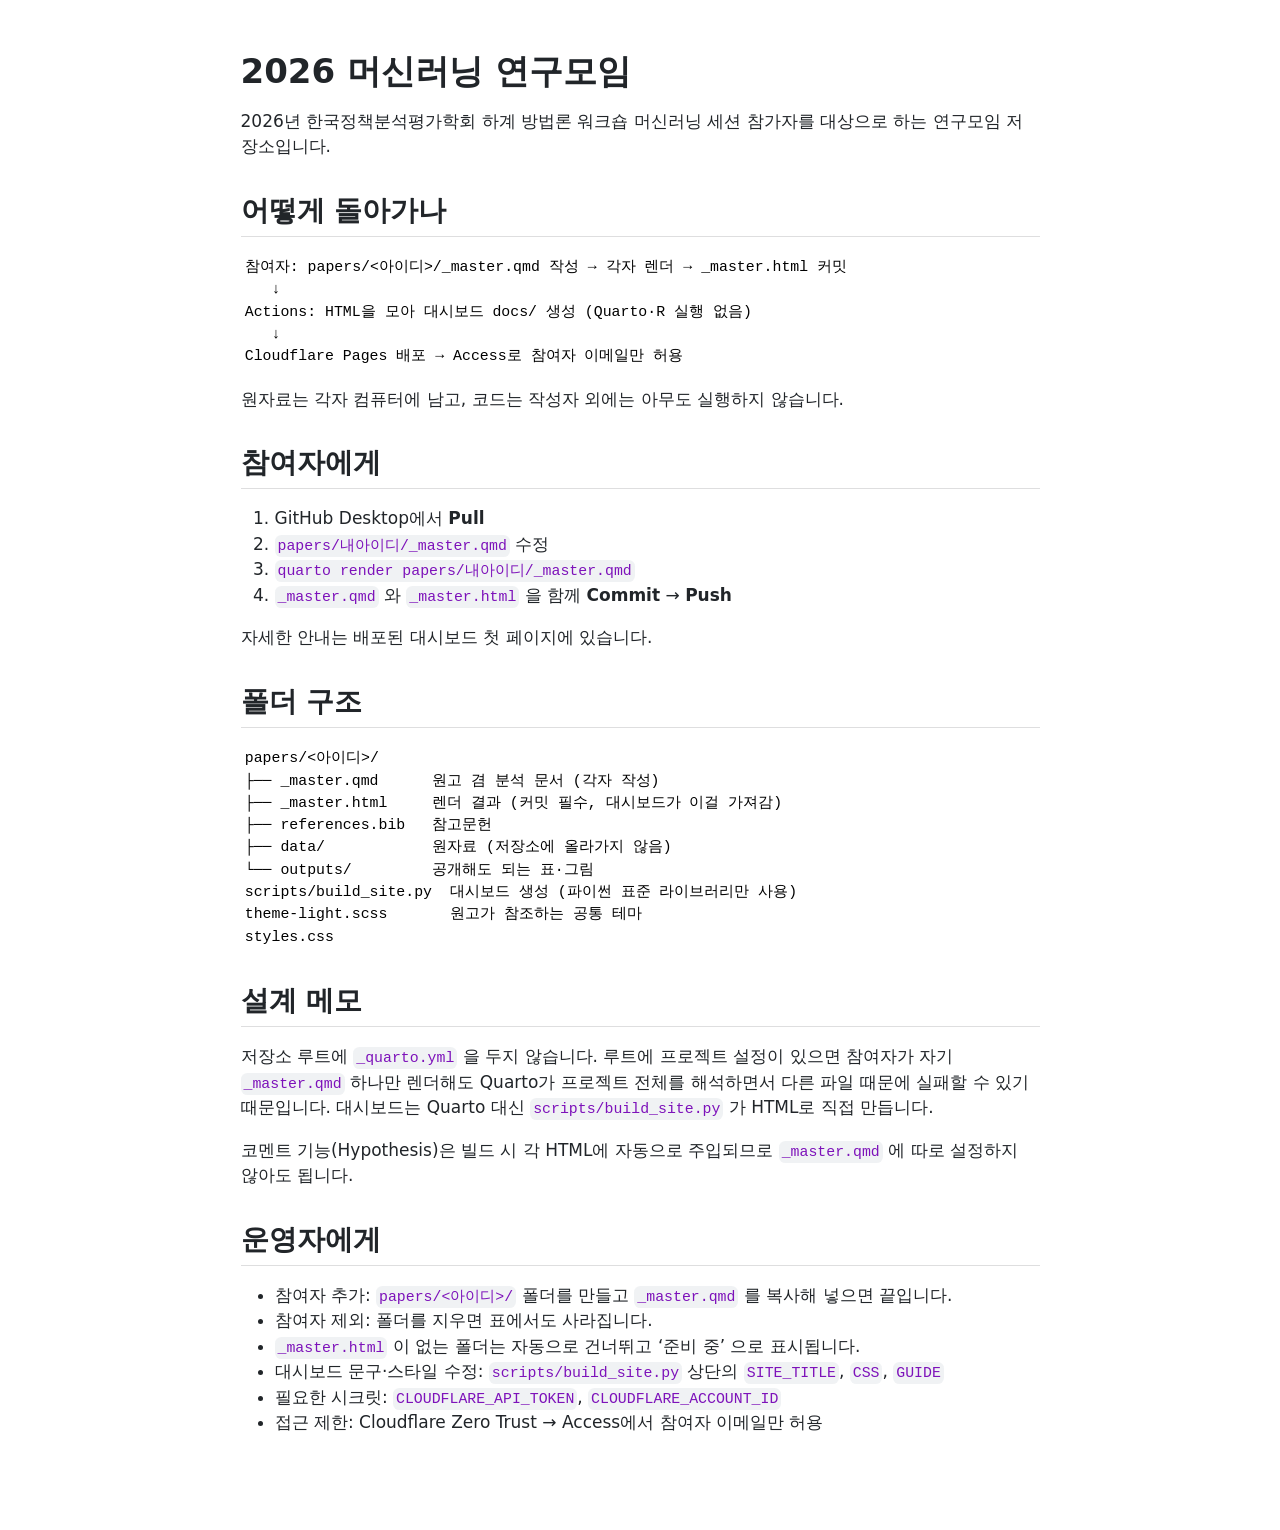
<file: README.html>
<!DOCTYPE html>
<html xmlns="http://www.w3.org/1999/xhtml" lang="en" xml:lang="en"><head>

<meta charset="utf-8">
<meta name="generator" content="quarto-1.9.38">

<meta name="viewport" content="width=device-width, initial-scale=1.0, user-scalable=yes">


<title>readme</title>
<style>
/* Default styles provided by pandoc.
** See https://pandoc.org/MANUAL.html#variables-for-html for config info.
*/
code{white-space: pre-wrap;}
span.smallcaps{font-variant: small-caps;}
div.columns{display: flex; gap: min(4vw, 1.5em);}
div.column{flex: auto; overflow-x: auto;}
div.hanging-indent{margin-left: 1.5em; text-indent: -1.5em;}
ul.task-list{list-style: none;}
ul.task-list li input[type="checkbox"] {
  width: 0.8em;
  margin: 0 0.8em 0.2em -1em; /* quarto-specific, see https://github.com/quarto-dev/quarto-cli/issues/4556 */ 
  vertical-align: middle;
}
</style>


<script src="README_files/libs/clipboard/clipboard.min.js"></script>
<script src="README_files/libs/quarto-html/quarto.js" type="module"></script>
<script src="README_files/libs/quarto-html/tabsets/tabsets.js" type="module"></script>
<script src="README_files/libs/quarto-html/popper.min.js"></script>
<script src="README_files/libs/quarto-html/tippy.umd.min.js"></script>
<script src="README_files/libs/quarto-html/anchor.min.js"></script>
<link href="README_files/libs/quarto-html/tippy.css" rel="stylesheet">
<link href="README_files/libs/quarto-html/quarto-syntax-highlighting-15634bcf2e68342d4ad2dfa704d543f6.css" rel="stylesheet" id="quarto-text-highlighting-styles">
<script src="README_files/libs/bootstrap/bootstrap.min.js"></script>
<link href="README_files/libs/bootstrap/bootstrap-icons.css" rel="stylesheet">
<link href="README_files/libs/bootstrap/bootstrap-138a6193a3bd40baf1e627da441a4734.min.css" rel="stylesheet" append-hash="true" id="quarto-bootstrap" data-mode="light">


</head>

<body class="fullcontent quarto-light">

<div id="quarto-content" class="page-columns page-rows-contents page-layout-article">

<main class="content" id="quarto-document-content">




<section id="머신러닝-연구모임" class="level1">
<h1>2026 머신러닝 연구모임</h1>
<p>2026년 한국정책분석평가학회 하계 방법론 워크숍 머신러닝 세션 참가자를 대상으로 하는 연구모임 저장소입니다.</p>
<section id="어떻게-돌아가나" class="level2">
<h2 class="anchored" data-anchor-id="어떻게-돌아가나">어떻게 돌아가나</h2>
<pre><code>참여자: papers/&lt;아이디&gt;/_master.qmd 작성 → 각자 렌더 → _master.html 커밋
   ↓
Actions: HTML을 모아 대시보드 docs/ 생성 (Quarto·R 실행 없음)
   ↓
Cloudflare Pages 배포 → Access로 참여자 이메일만 허용</code></pre>
<p>원자료는 각자 컴퓨터에 남고, 코드는 작성자 외에는 아무도 실행하지 않습니다.</p>
</section>
<section id="참여자에게" class="level2">
<h2 class="anchored" data-anchor-id="참여자에게">참여자에게</h2>
<ol type="1">
<li>GitHub Desktop에서 <strong>Pull</strong></li>
<li><code>papers/내아이디/_master.qmd</code> 수정</li>
<li><code>quarto render papers/내아이디/_master.qmd</code></li>
<li><code>_master.qmd</code> 와 <code>_master.html</code> 을 함께 <strong>Commit</strong> → <strong>Push</strong></li>
</ol>
<p>자세한 안내는 배포된 대시보드 첫 페이지에 있습니다.</p>
</section>
<section id="폴더-구조" class="level2">
<h2 class="anchored" data-anchor-id="폴더-구조">폴더 구조</h2>
<pre><code>papers/&lt;아이디&gt;/
├── _master.qmd      원고 겸 분석 문서 (각자 작성)
├── _master.html     렌더 결과 (커밋 필수, 대시보드가 이걸 가져감)
├── references.bib   참고문헌
├── data/            원자료 (저장소에 올라가지 않음)
└── outputs/         공개해도 되는 표·그림
scripts/build_site.py  대시보드 생성 (파이썬 표준 라이브러리만 사용)
theme-light.scss       원고가 참조하는 공통 테마
styles.css</code></pre>
</section>
<section id="설계-메모" class="level2">
<h2 class="anchored" data-anchor-id="설계-메모">설계 메모</h2>
<p>저장소 루트에 <code>_quarto.yml</code> 을 두지 않습니다. 루트에 프로젝트 설정이 있으면 참여자가 자기 <code>_master.qmd</code> 하나만 렌더해도 Quarto가 프로젝트 전체를 해석하면서 다른 파일 때문에 실패할 수 있기 때문입니다. 대시보드는 Quarto 대신 <code>scripts/build_site.py</code> 가 HTML로 직접 만듭니다.</p>
<p>코멘트 기능(Hypothesis)은 빌드 시 각 HTML에 자동으로 주입되므로 <code>_master.qmd</code> 에 따로 설정하지 않아도 됩니다.</p>
</section>
<section id="운영자에게" class="level2">
<h2 class="anchored" data-anchor-id="운영자에게">운영자에게</h2>
<ul>
<li>참여자 추가: <code>papers/&lt;아이디&gt;/</code> 폴더를 만들고 <code>_master.qmd</code> 를 복사해 넣으면 끝입니다.</li>
<li>참여자 제외: 폴더를 지우면 표에서도 사라집니다.</li>
<li><code>_master.html</code> 이 없는 폴더는 자동으로 건너뛰고 ‘준비 중’ 으로 표시됩니다.</li>
<li>대시보드 문구·스타일 수정: <code>scripts/build_site.py</code> 상단의 <code>SITE_TITLE</code>, <code>CSS</code>, <code>GUIDE</code></li>
<li>필요한 시크릿: <code>CLOUDFLARE_API_TOKEN</code>, <code>CLOUDFLARE_ACCOUNT_ID</code></li>
<li>접근 제한: Cloudflare Zero Trust → Access에서 참여자 이메일만 허용</li>
</ul>
</section>
</section>

</main>
<!-- /main column -->
<script id="quarto-html-after-body" type="application/javascript">
  window.document.addEventListener("DOMContentLoaded", function (event) {
    const icon = "";
    const anchorJS = new window.AnchorJS();
    anchorJS.options = {
      placement: 'right',
      icon: icon
    };
    anchorJS.add('.anchored');
    const isCodeAnnotation = (el) => {
      for (const clz of el.classList) {
        if (clz.startsWith('code-annotation-')) {                     
          return true;
        }
      }
      return false;
    }
    const onCopySuccess = function(e) {
      // button target
      const button = e.trigger;
      // don't keep focus
      button.blur();
      // flash "checked"
      button.classList.add('code-copy-button-checked');
      var currentTitle = button.getAttribute("title");
      button.setAttribute("title", "Copied!");
      let tooltip;
      if (window.bootstrap) {
        button.setAttribute("data-bs-toggle", "tooltip");
        button.setAttribute("data-bs-placement", "left");
        button.setAttribute("data-bs-title", "Copied!");
        tooltip = new bootstrap.Tooltip(button, 
          { trigger: "manual", 
            customClass: "code-copy-button-tooltip",
            offset: [0, -8]});
        tooltip.show();    
      }
      setTimeout(function() {
        if (tooltip) {
          tooltip.hide();
          button.removeAttribute("data-bs-title");
          button.removeAttribute("data-bs-toggle");
          button.removeAttribute("data-bs-placement");
        }
        button.setAttribute("title", currentTitle);
        button.classList.remove('code-copy-button-checked');
      }, 1000);
      // clear code selection
      e.clearSelection();
    }
    const getTextToCopy = function(trigger) {
      const outerScaffold = trigger.parentElement.cloneNode(true);
      const codeEl = outerScaffold.querySelector('code');
      for (const childEl of codeEl.children) {
        if (isCodeAnnotation(childEl)) {
          childEl.remove();
        }
      }
      return codeEl.innerText;
    }
    const clipboard = new window.ClipboardJS('.code-copy-button:not([data-in-quarto-modal])', {
      text: getTextToCopy
    });
    clipboard.on('success', onCopySuccess);
    if (window.document.getElementById('quarto-embedded-source-code-modal')) {
      const clipboardModal = new window.ClipboardJS('.code-copy-button[data-in-quarto-modal]', {
        text: getTextToCopy,
        container: window.document.getElementById('quarto-embedded-source-code-modal')
      });
      clipboardModal.on('success', onCopySuccess);
    }
      var localhostRegex = new RegExp(/^(?:http|https):\/\/localhost\:?[0-9]*\//);
      var mailtoRegex = new RegExp(/^mailto:/);
        var filterRegex = new RegExp('/' + window.location.host + '/');
      var isInternal = (href) => {
          return filterRegex.test(href) || localhostRegex.test(href) || mailtoRegex.test(href);
      }
      // Inspect non-navigation links and adorn them if external
     var links = window.document.querySelectorAll('a[href]:not(.nav-link):not(.navbar-brand):not(.toc-action):not(.sidebar-link):not(.sidebar-item-toggle):not(.pagination-link):not(.no-external):not([aria-hidden]):not(.dropdown-item):not(.quarto-navigation-tool):not(.about-link)');
      for (var i=0; i<links.length; i++) {
        const link = links[i];
        if (!isInternal(link.href)) {
          // undo the damage that might have been done by quarto-nav.js in the case of
          // links that we want to consider external
          if (link.dataset.originalHref !== undefined) {
            link.href = link.dataset.originalHref;
          }
        }
      }
    function tippyHover(el, contentFn, onTriggerFn, onUntriggerFn) {
      const config = {
        allowHTML: true,
        maxWidth: 500,
        delay: 100,
        arrow: false,
        appendTo: function(el) {
            return el.parentElement;
        },
        interactive: true,
        interactiveBorder: 10,
        theme: 'quarto',
        placement: 'bottom-start',
      };
      if (contentFn) {
        config.content = contentFn;
      }
      if (onTriggerFn) {
        config.onTrigger = onTriggerFn;
      }
      if (onUntriggerFn) {
        config.onUntrigger = onUntriggerFn;
      }
      window.tippy(el, config); 
    }
    const noterefs = window.document.querySelectorAll('a[role="doc-noteref"]');
    for (var i=0; i<noterefs.length; i++) {
      const ref = noterefs[i];
      tippyHover(ref, function() {
        // use id or data attribute instead here
        let href = ref.getAttribute('data-footnote-href') || ref.getAttribute('href');
        try { href = new URL(href).hash; } catch {}
        const id = href.replace(/^#\/?/, "");
        const note = window.document.getElementById(id);
        if (note) {
          return note.innerHTML;
        } else {
          return "";
        }
      });
    }
    const xrefs = window.document.querySelectorAll('a.quarto-xref');
    const processXRef = (id, note) => {
      // Strip column container classes
      const stripColumnClz = (el) => {
        el.classList.remove("page-full", "page-columns");
        if (el.children) {
          for (const child of el.children) {
            stripColumnClz(child);
          }
        }
      }
      stripColumnClz(note)
      if (id === null || id.startsWith('sec-')) {
        // Special case sections, only their first couple elements
        const container = document.createElement("div");
        if (note.children && note.children.length > 2) {
          container.appendChild(note.children[0].cloneNode(true));
          for (let i = 1; i < note.children.length; i++) {
            const child = note.children[i];
            if (child.tagName === "P" && child.innerText === "") {
              continue;
            } else {
              container.appendChild(child.cloneNode(true));
              break;
            }
          }
          if (window.Quarto?.typesetMath) {
            window.Quarto.typesetMath(container);
          }
          return container.innerHTML
        } else {
          if (window.Quarto?.typesetMath) {
            window.Quarto.typesetMath(note);
          }
          return note.innerHTML;
        }
      } else {
        // Remove any anchor links if they are present
        const anchorLink = note.querySelector('a.anchorjs-link');
        if (anchorLink) {
          anchorLink.remove();
        }
        if (window.Quarto?.typesetMath) {
          window.Quarto.typesetMath(note);
        }
        if (note.classList.contains("callout")) {
          return note.outerHTML;
        } else {
          return note.innerHTML;
        }
      }
    }
    for (var i=0; i<xrefs.length; i++) {
      const xref = xrefs[i];
      tippyHover(xref, undefined, function(instance) {
        instance.disable();
        let url = xref.getAttribute('href');
        let hash = undefined; 
        if (url.startsWith('#')) {
          hash = url;
        } else {
          try { hash = new URL(url).hash; } catch {}
        }
        if (hash) {
          const id = hash.replace(/^#\/?/, "");
          const note = window.document.getElementById(id);
          if (note !== null) {
            try {
              const html = processXRef(id, note.cloneNode(true));
              instance.setContent(html);
            } finally {
              instance.enable();
              instance.show();
            }
          } else {
            // See if we can fetch this
            fetch(url.split('#')[0])
            .then(res => res.text())
            .then(html => {
              const parser = new DOMParser();
              const htmlDoc = parser.parseFromString(html, "text/html");
              const note = htmlDoc.getElementById(id);
              if (note !== null) {
                const html = processXRef(id, note);
                instance.setContent(html);
              } 
            }).finally(() => {
              instance.enable();
              instance.show();
            });
          }
        } else {
          // See if we can fetch a full url (with no hash to target)
          // This is a special case and we should probably do some content thinning / targeting
          fetch(url)
          .then(res => res.text())
          .then(html => {
            const parser = new DOMParser();
            const htmlDoc = parser.parseFromString(html, "text/html");
            const note = htmlDoc.querySelector('main.content');
            if (note !== null) {
              // This should only happen for chapter cross references
              // (since there is no id in the URL)
              // remove the first header
              if (note.children.length > 0 && note.children[0].tagName === "HEADER") {
                note.children[0].remove();
              }
              const html = processXRef(null, note);
              instance.setContent(html);
            } 
          }).finally(() => {
            instance.enable();
            instance.show();
          });
        }
      }, function(instance) {
      });
    }
        let selectedAnnoteEl;
        const selectorForAnnotation = ( cell, annotation) => {
          let cellAttr = 'data-code-cell="' + cell + '"';
          let lineAttr = 'data-code-annotation="' +  annotation + '"';
          const selector = 'span[' + cellAttr + '][' + lineAttr + ']';
          return selector;
        }
        const selectCodeLines = (annoteEl) => {
          const doc = window.document;
          const targetCell = annoteEl.getAttribute("data-target-cell");
          const targetAnnotation = annoteEl.getAttribute("data-target-annotation");
          const annoteSpan = window.document.querySelector(selectorForAnnotation(targetCell, targetAnnotation));
          const lines = annoteSpan.getAttribute("data-code-lines").split(",");
          const lineIds = lines.map((line) => {
            return targetCell + "-" + line;
          })
          let top = null;
          let height = null;
          let parent = null;
          if (lineIds.length > 0) {
              //compute the position of the single el (top and bottom and make a div)
              const el = window.document.getElementById(lineIds[0]);
              top = el.offsetTop;
              height = el.offsetHeight;
              parent = el.parentElement.parentElement;
            if (lineIds.length > 1) {
              const lastEl = window.document.getElementById(lineIds[lineIds.length - 1]);
              const bottom = lastEl.offsetTop + lastEl.offsetHeight;
              height = bottom - top;
            }
            if (top !== null && height !== null && parent !== null) {
              // cook up a div (if necessary) and position it 
              let div = window.document.getElementById("code-annotation-line-highlight");
              if (div === null) {
                div = window.document.createElement("div");
                div.setAttribute("id", "code-annotation-line-highlight");
                div.style.position = 'absolute';
                parent.appendChild(div);
              }
              div.style.top = top - 2 + "px";
              div.style.height = height + 4 + "px";
              div.style.left = 0;
              let gutterDiv = window.document.getElementById("code-annotation-line-highlight-gutter");
              if (gutterDiv === null) {
                gutterDiv = window.document.createElement("div");
                gutterDiv.setAttribute("id", "code-annotation-line-highlight-gutter");
                gutterDiv.style.position = 'absolute';
                const codeCell = window.document.getElementById(targetCell);
                const gutter = codeCell.querySelector('.code-annotation-gutter');
                gutter.appendChild(gutterDiv);
              }
              gutterDiv.style.top = top - 2 + "px";
              gutterDiv.style.height = height + 4 + "px";
            }
            selectedAnnoteEl = annoteEl;
          }
        };
        const unselectCodeLines = () => {
          const elementsIds = ["code-annotation-line-highlight", "code-annotation-line-highlight-gutter"];
          elementsIds.forEach((elId) => {
            const div = window.document.getElementById(elId);
            if (div) {
              div.remove();
            }
          });
          selectedAnnoteEl = undefined;
        };
          // Handle positioning of the toggle
      window.addEventListener(
        "resize",
        throttle(() => {
          elRect = undefined;
          if (selectedAnnoteEl) {
            selectCodeLines(selectedAnnoteEl);
          }
        }, 10)
      );
      function throttle(fn, ms) {
      let throttle = false;
      let timer;
        return (...args) => {
          if(!throttle) { // first call gets through
              fn.apply(this, args);
              throttle = true;
          } else { // all the others get throttled
              if(timer) clearTimeout(timer); // cancel #2
              timer = setTimeout(() => {
                fn.apply(this, args);
                timer = throttle = false;
              }, ms);
          }
        };
      }
        // Attach click handler to the DT
        const annoteDls = window.document.querySelectorAll('dt[data-target-cell]');
        for (const annoteDlNode of annoteDls) {
          annoteDlNode.addEventListener('click', (event) => {
            const clickedEl = event.target;
            if (clickedEl !== selectedAnnoteEl) {
              unselectCodeLines();
              const activeEl = window.document.querySelector('dt[data-target-cell].code-annotation-active');
              if (activeEl) {
                activeEl.classList.remove('code-annotation-active');
              }
              selectCodeLines(clickedEl);
              clickedEl.classList.add('code-annotation-active');
            } else {
              // Unselect the line
              unselectCodeLines();
              clickedEl.classList.remove('code-annotation-active');
            }
          });
        }
    const findCites = (el) => {
      const parentEl = el.parentElement;
      if (parentEl) {
        const cites = parentEl.dataset.cites;
        if (cites) {
          return {
            el,
            cites: cites.split(' ')
          };
        } else {
          return findCites(el.parentElement)
        }
      } else {
        return undefined;
      }
    };
    var bibliorefs = window.document.querySelectorAll('a[role="doc-biblioref"]');
    for (var i=0; i<bibliorefs.length; i++) {
      const ref = bibliorefs[i];
      const citeInfo = findCites(ref);
      if (citeInfo) {
        tippyHover(citeInfo.el, function() {
          var popup = window.document.createElement('div');
          citeInfo.cites.forEach(function(cite) {
            var citeDiv = window.document.createElement('div');
            citeDiv.classList.add('hanging-indent');
            citeDiv.classList.add('csl-entry');
            var biblioDiv = window.document.getElementById('ref-' + cite);
            if (biblioDiv) {
              citeDiv.innerHTML = biblioDiv.innerHTML;
            }
            popup.appendChild(citeDiv);
          });
          return popup.innerHTML;
        });
      }
    }
  });
  </script>
</div> <!-- /content -->




</body></html>
</file>
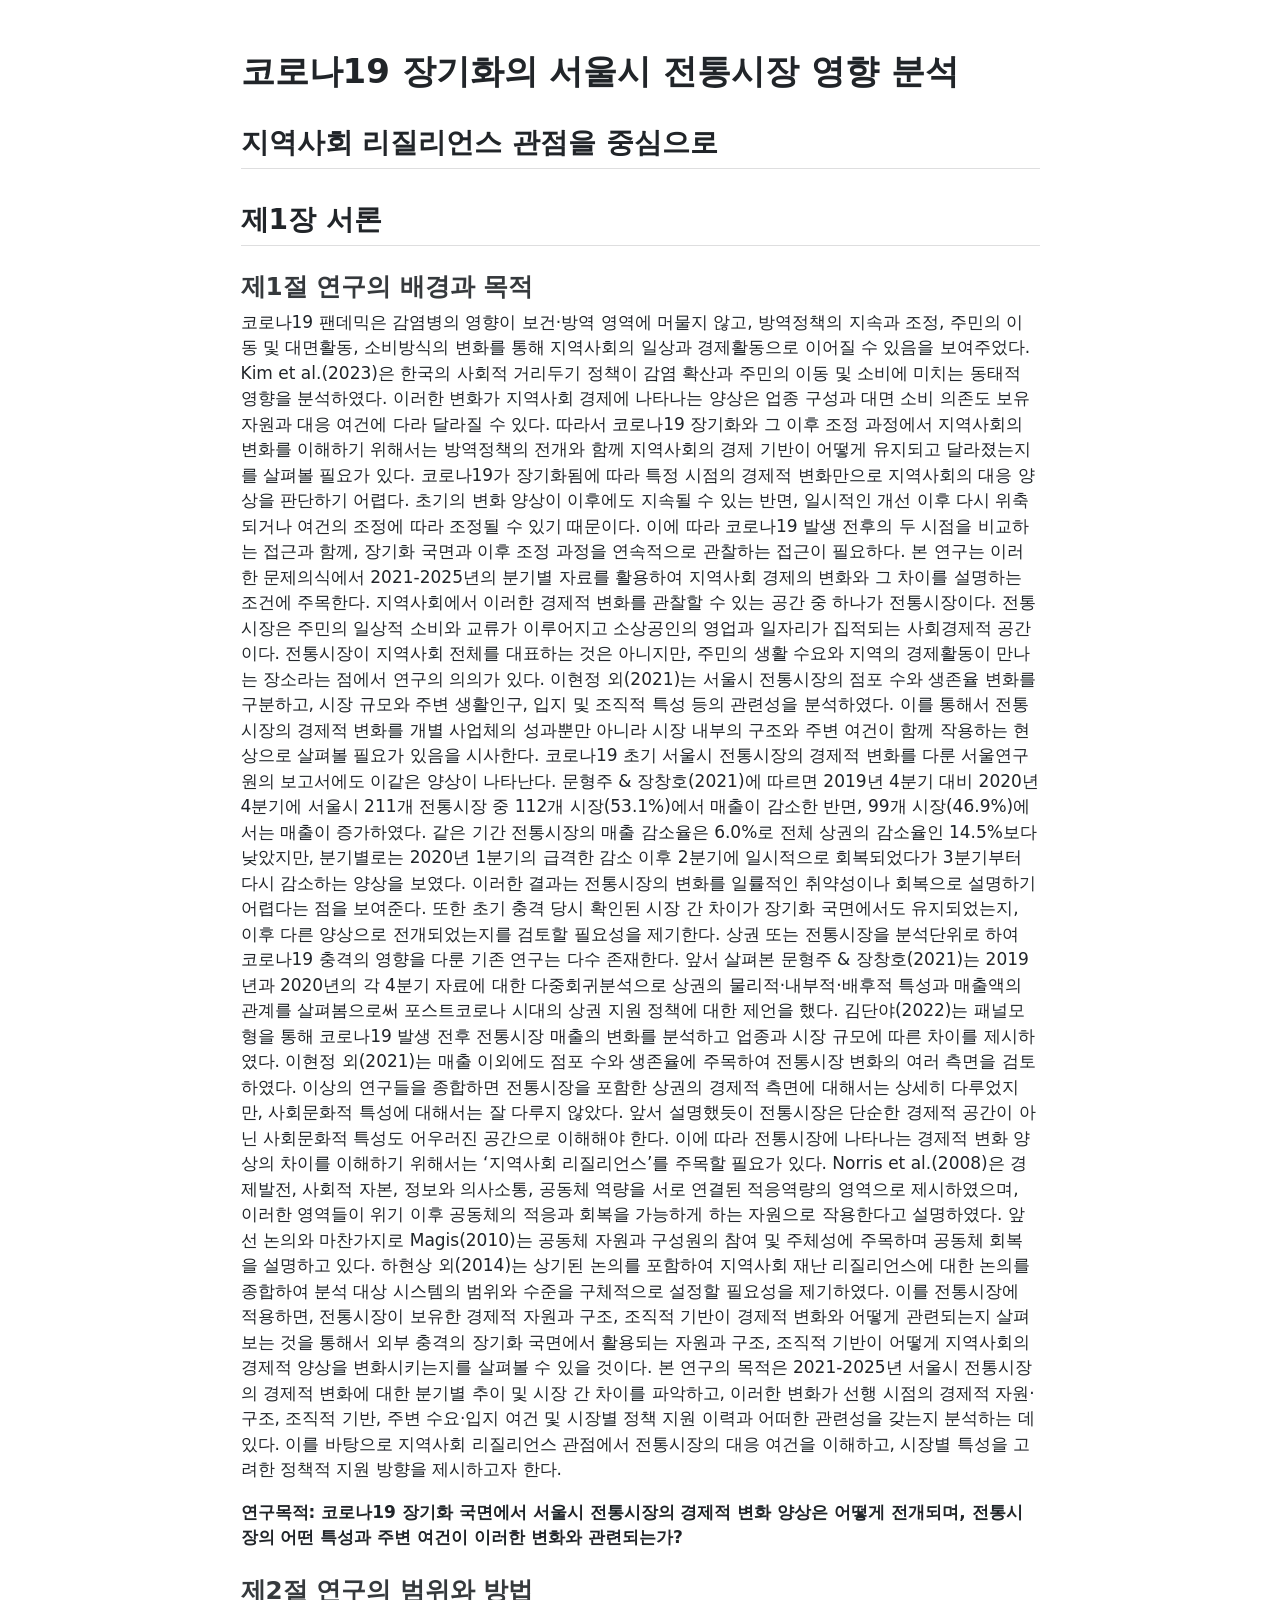
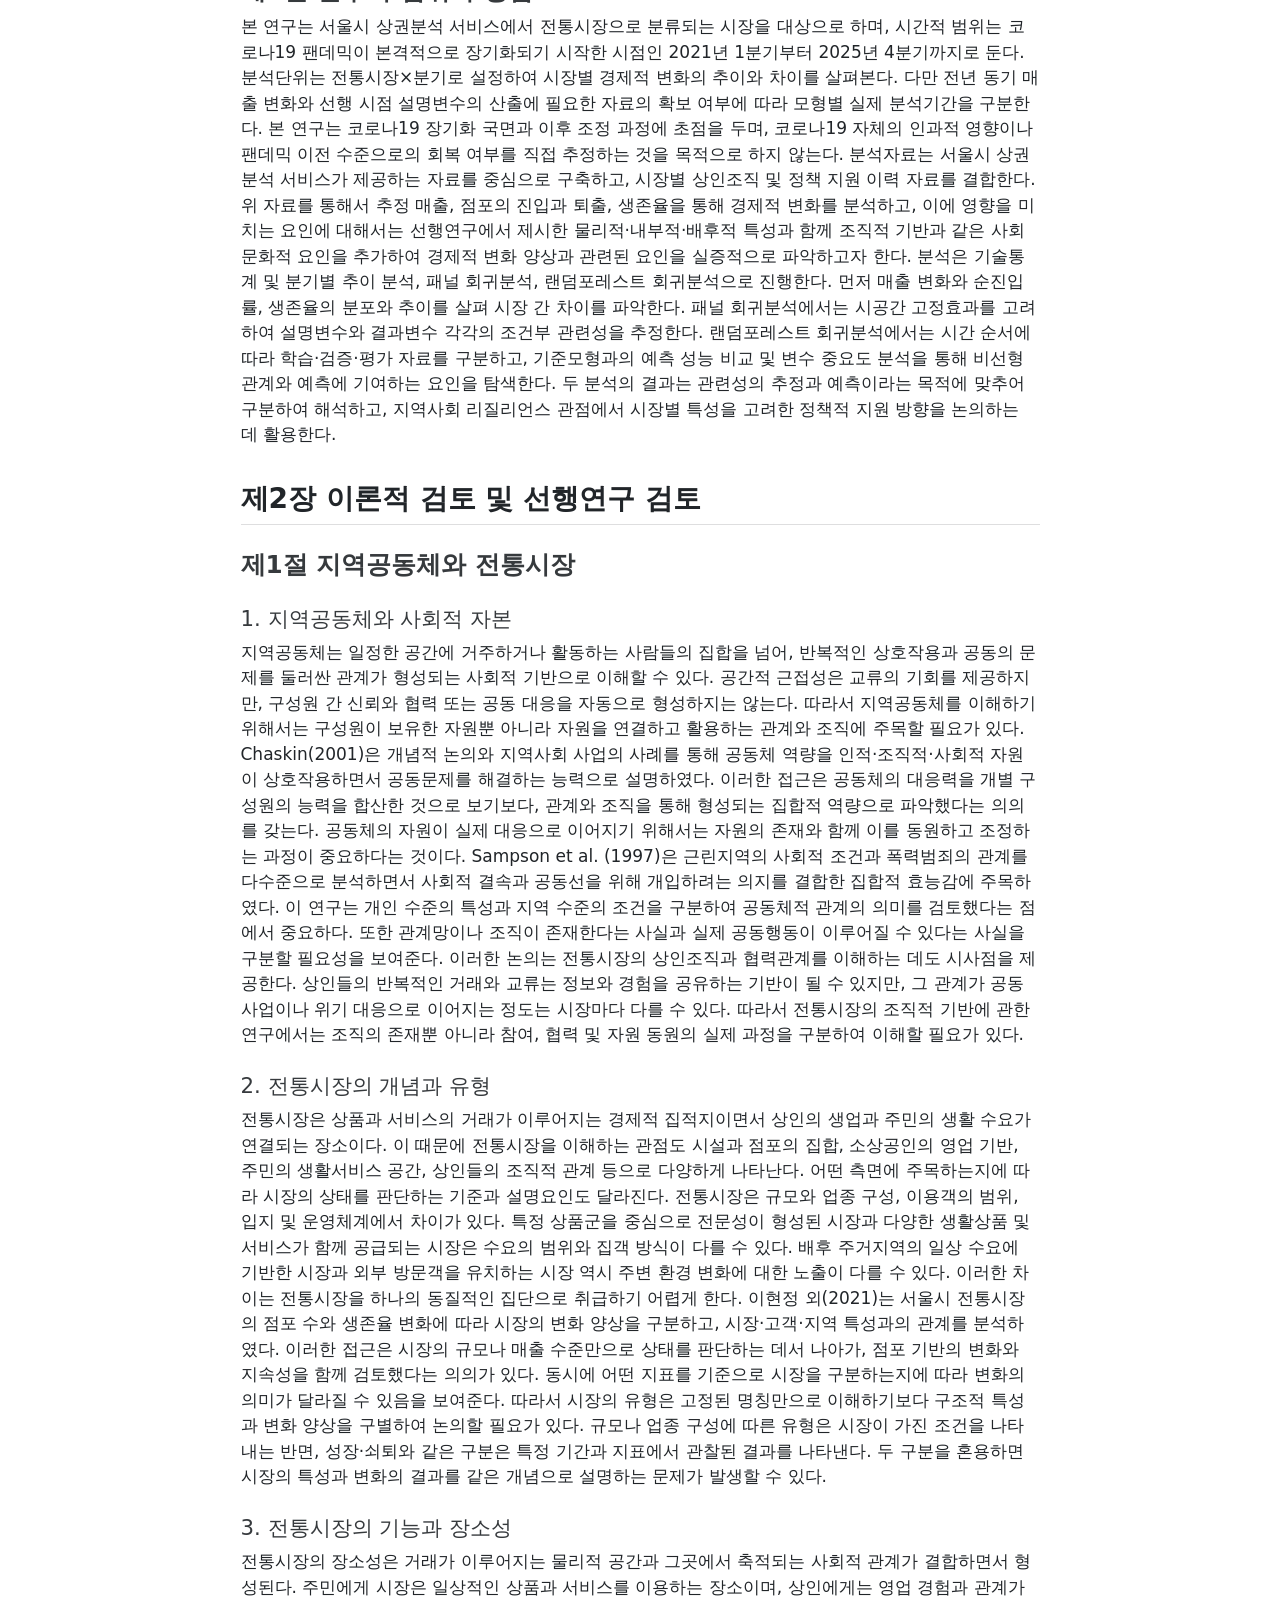
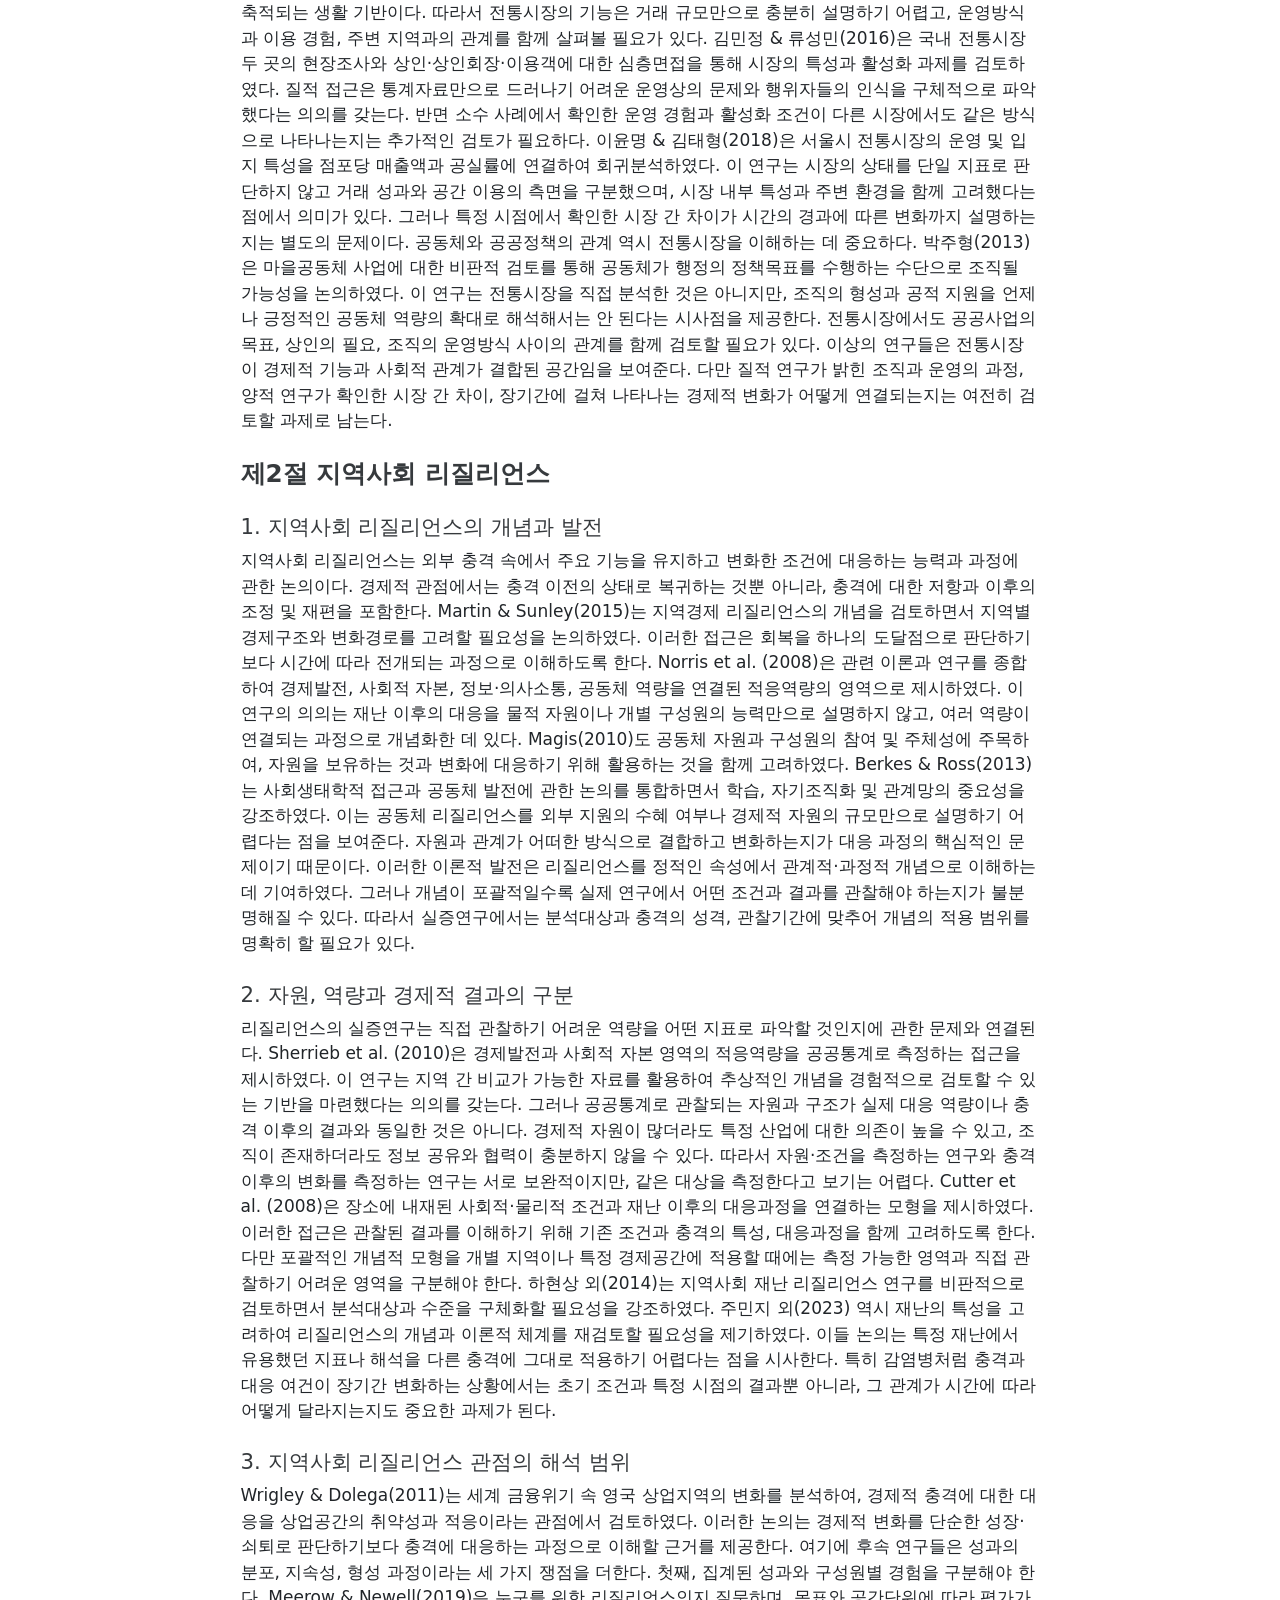
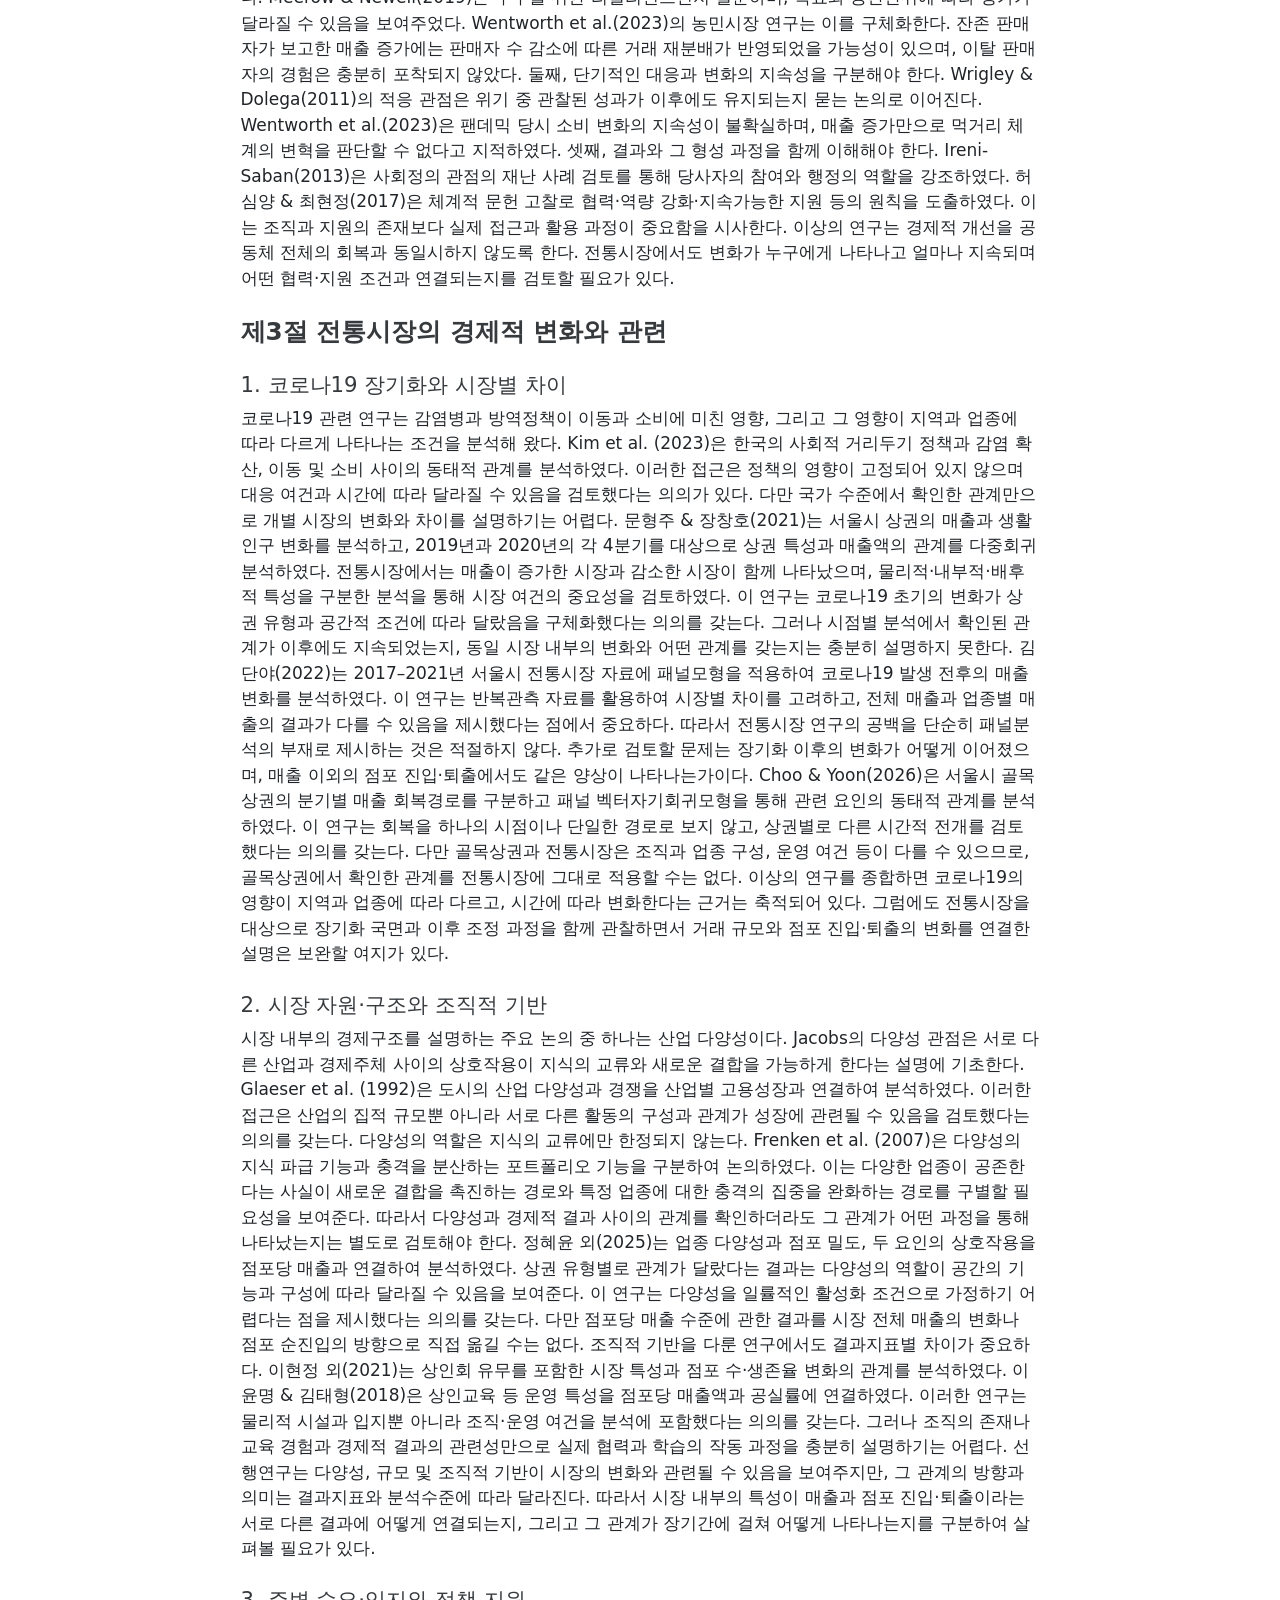
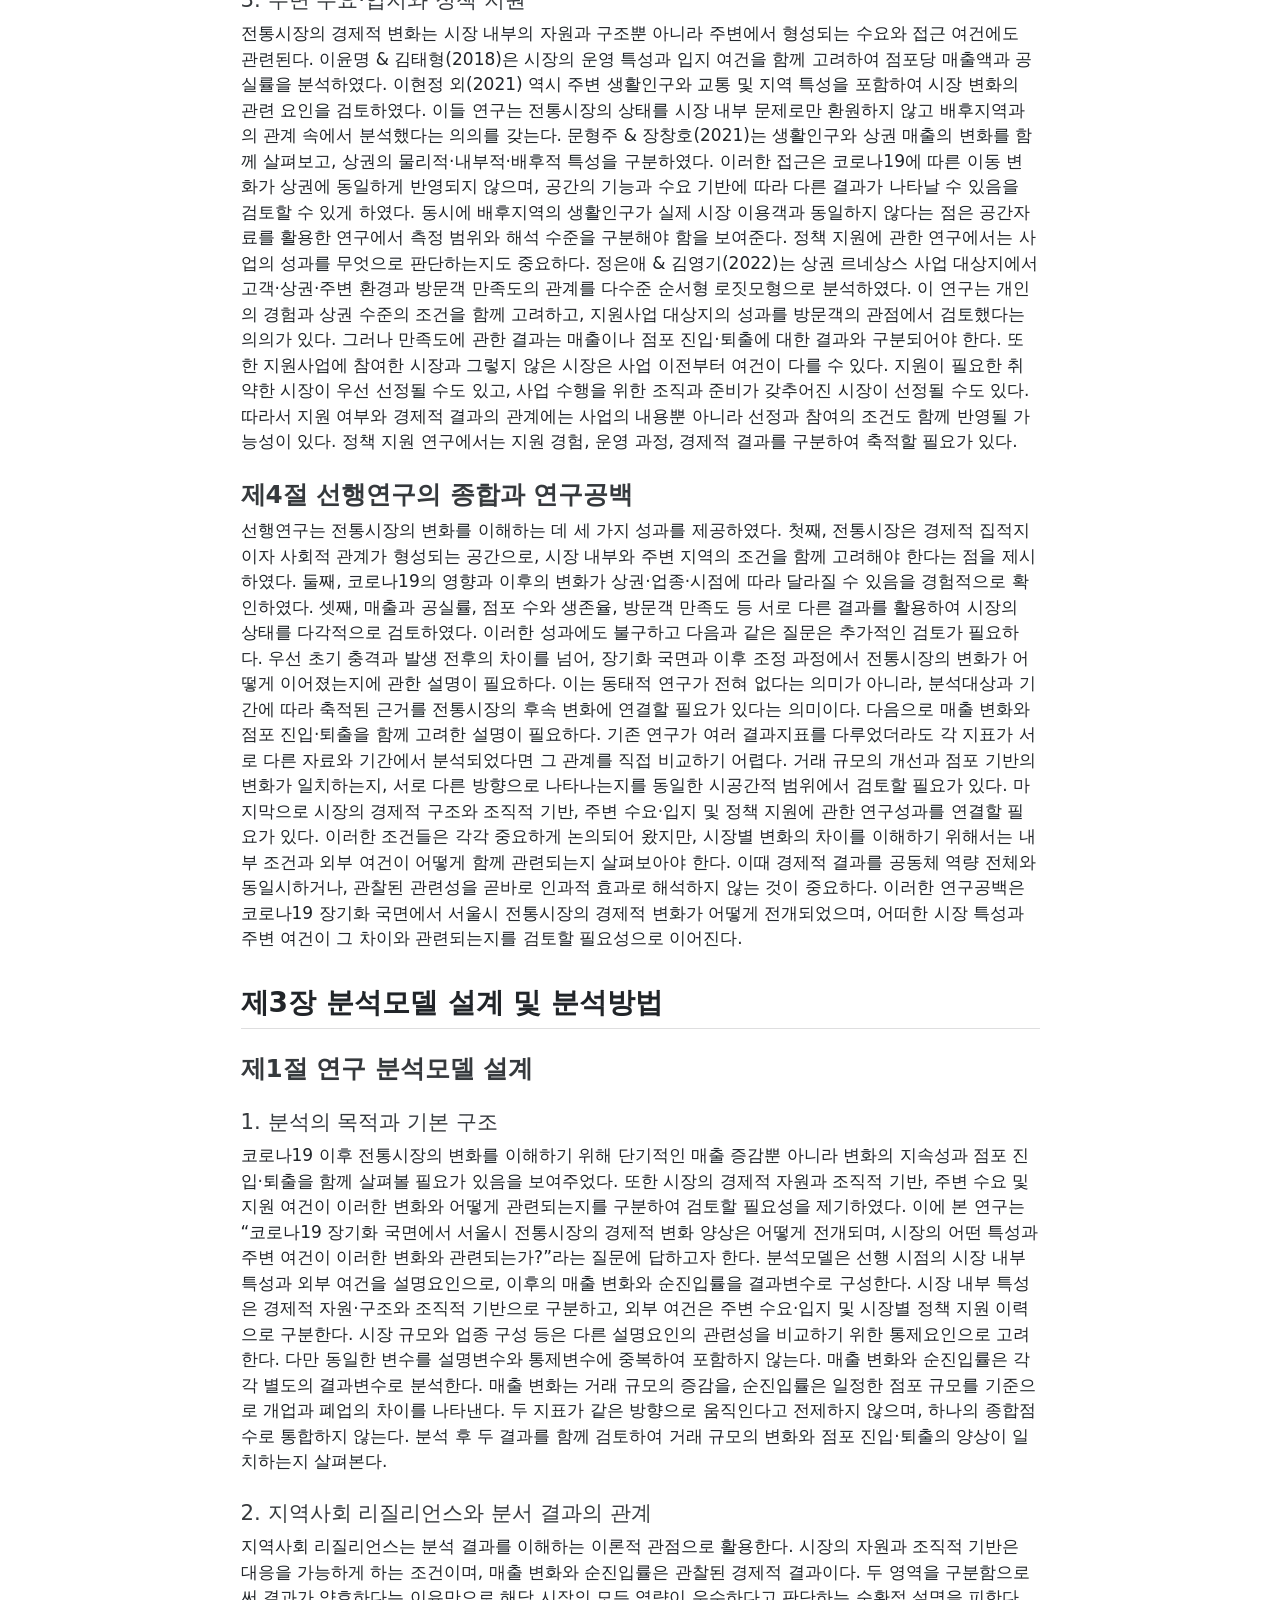
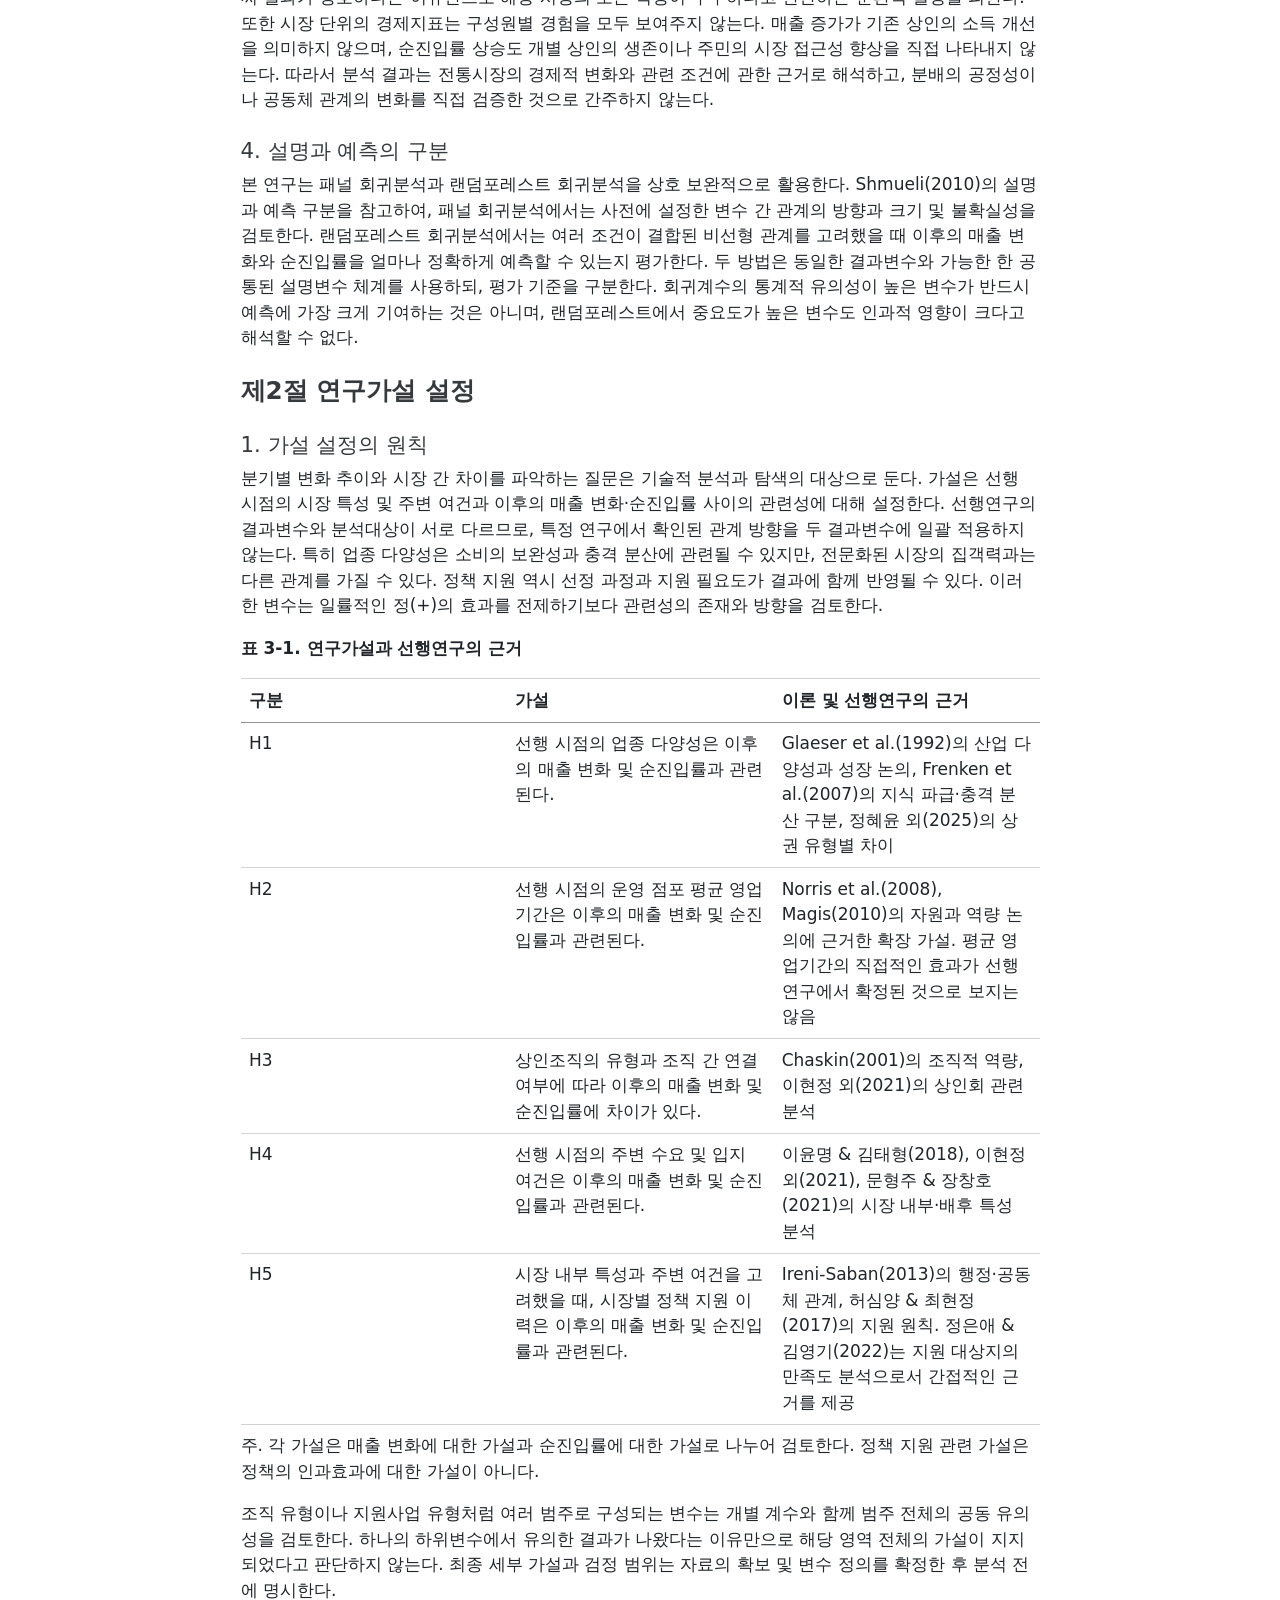
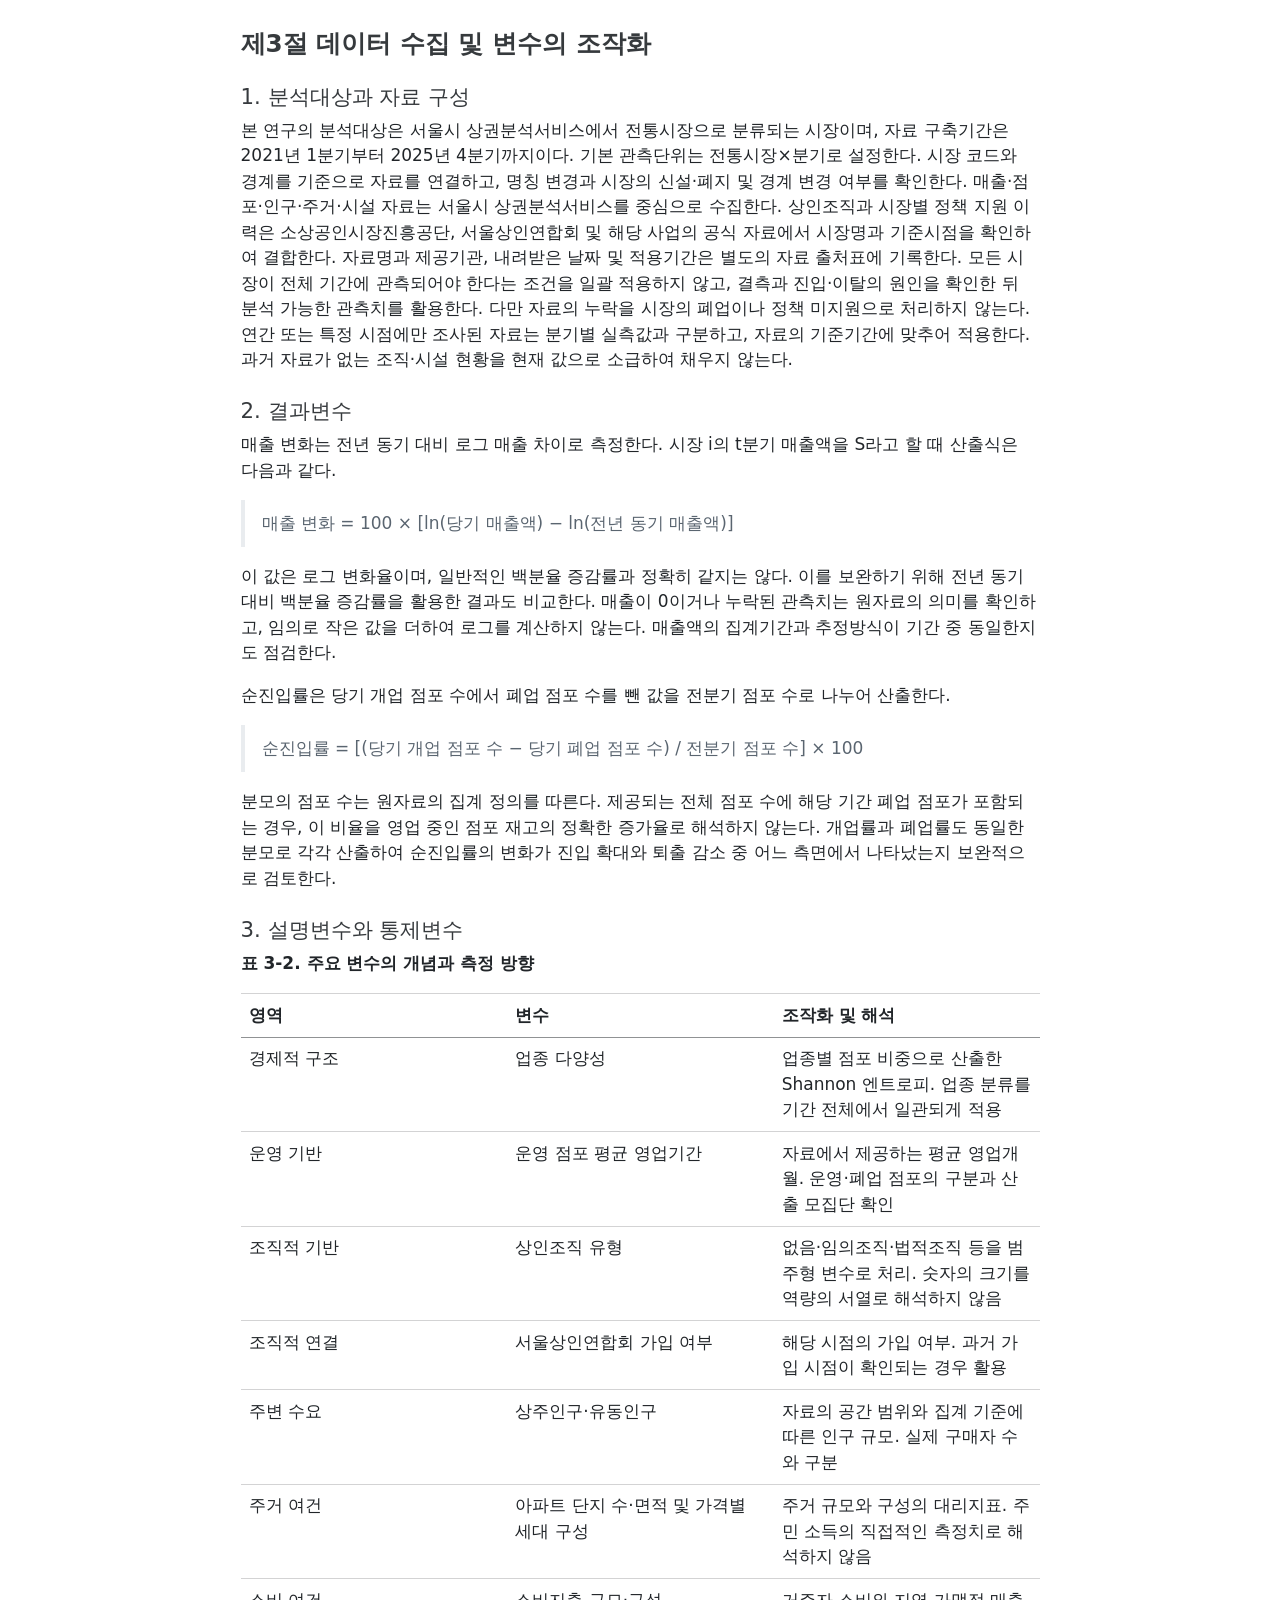
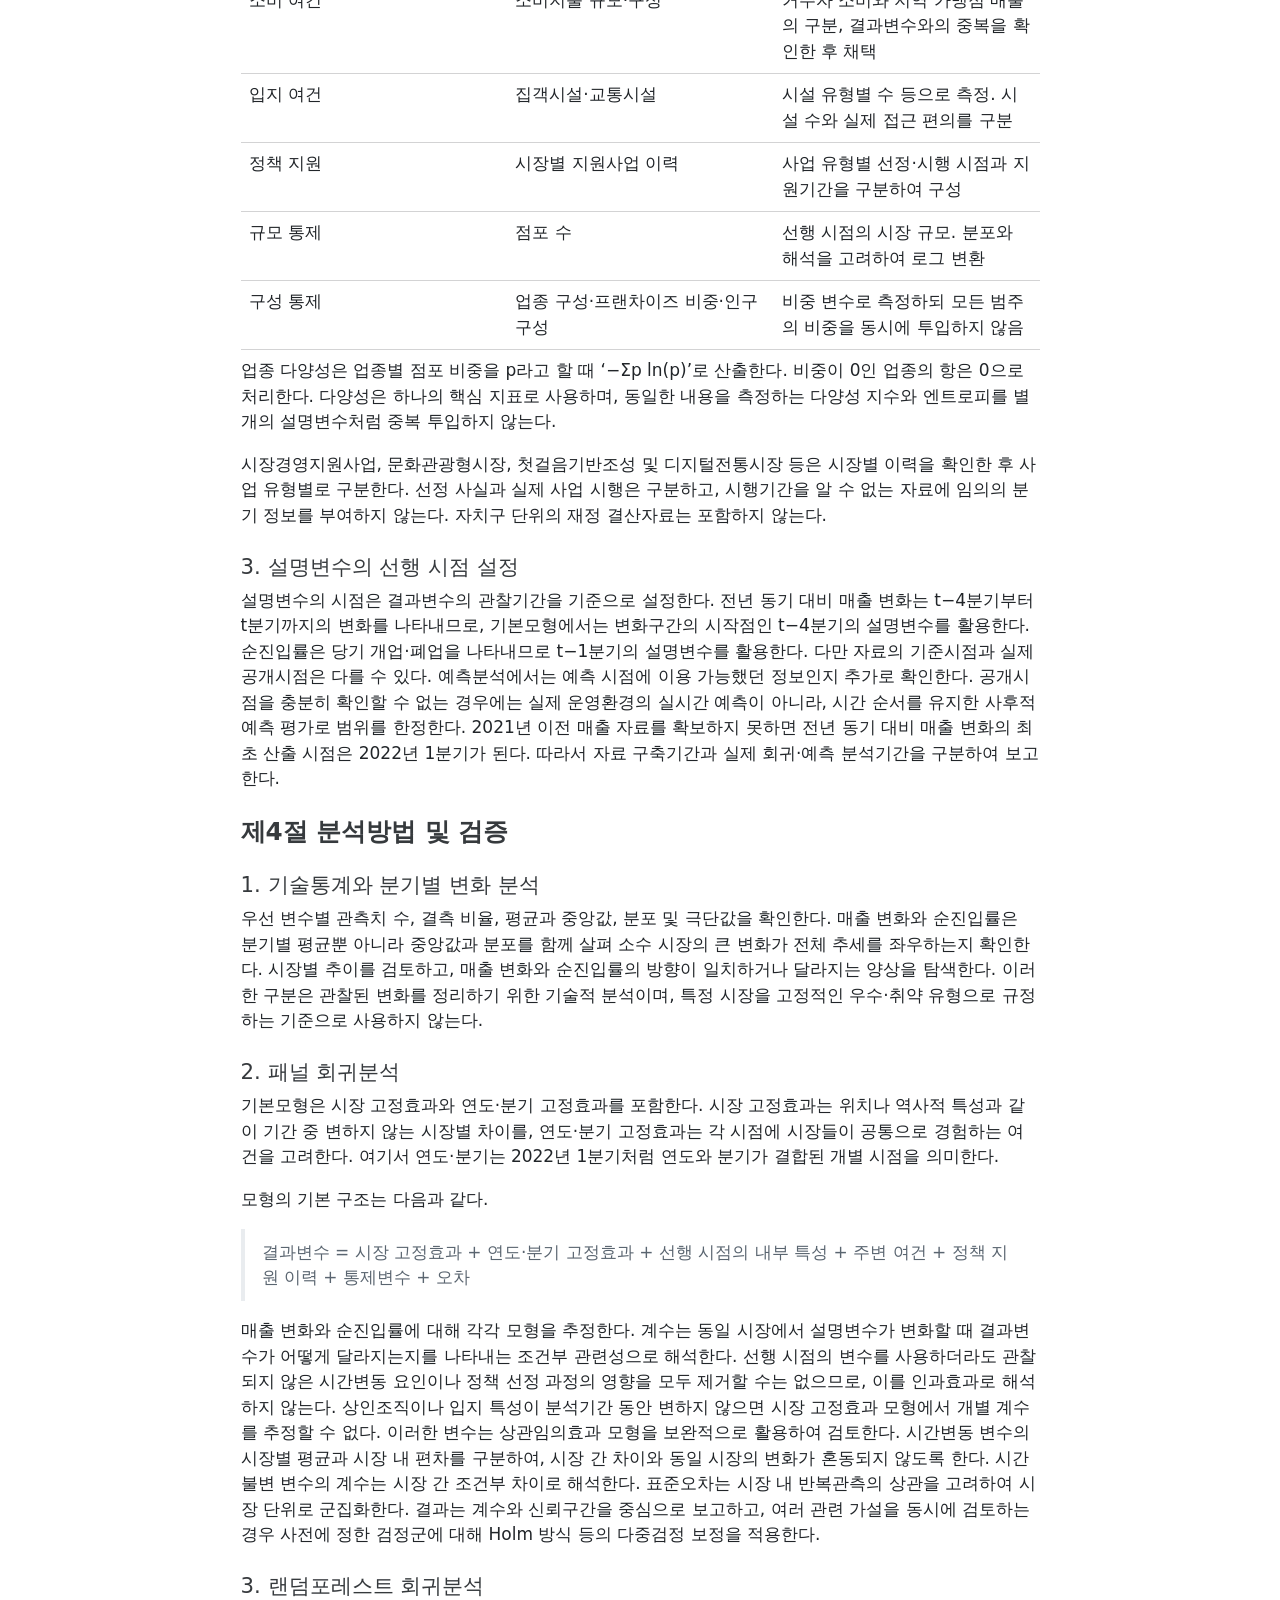
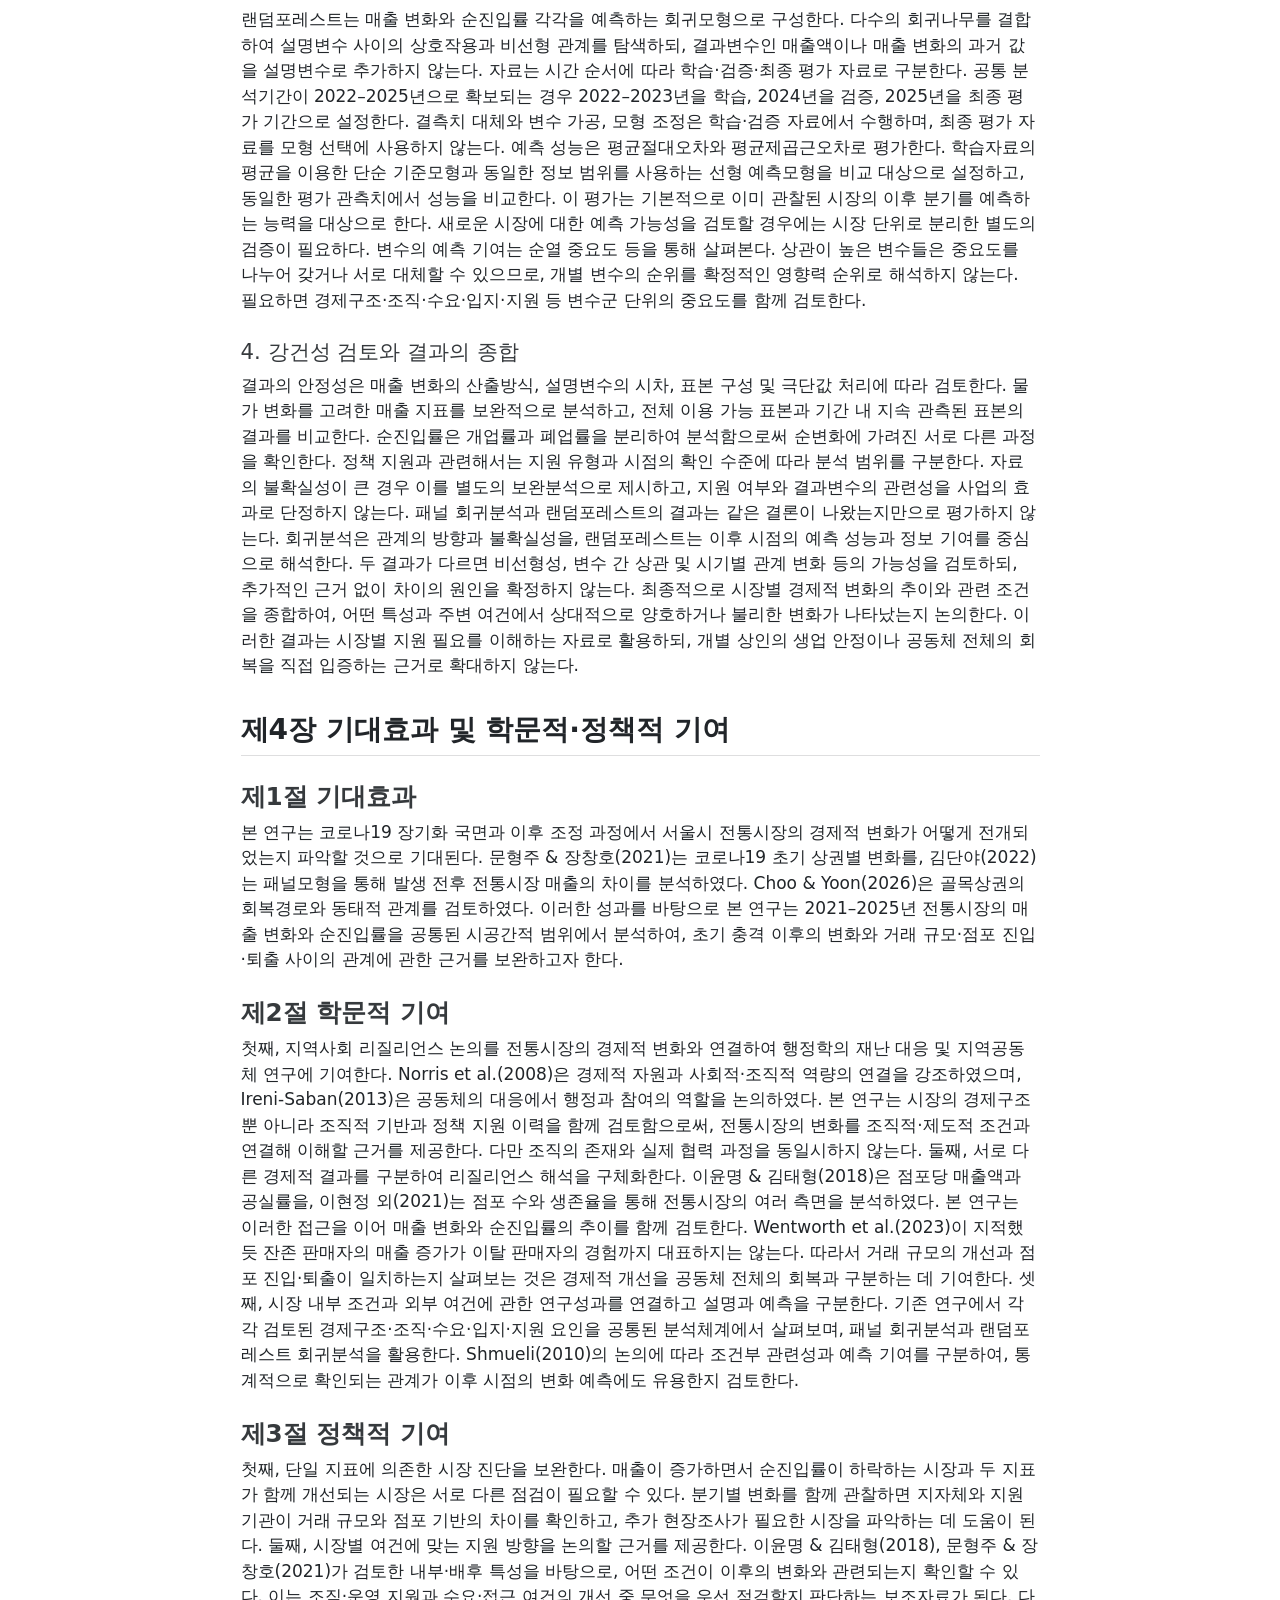
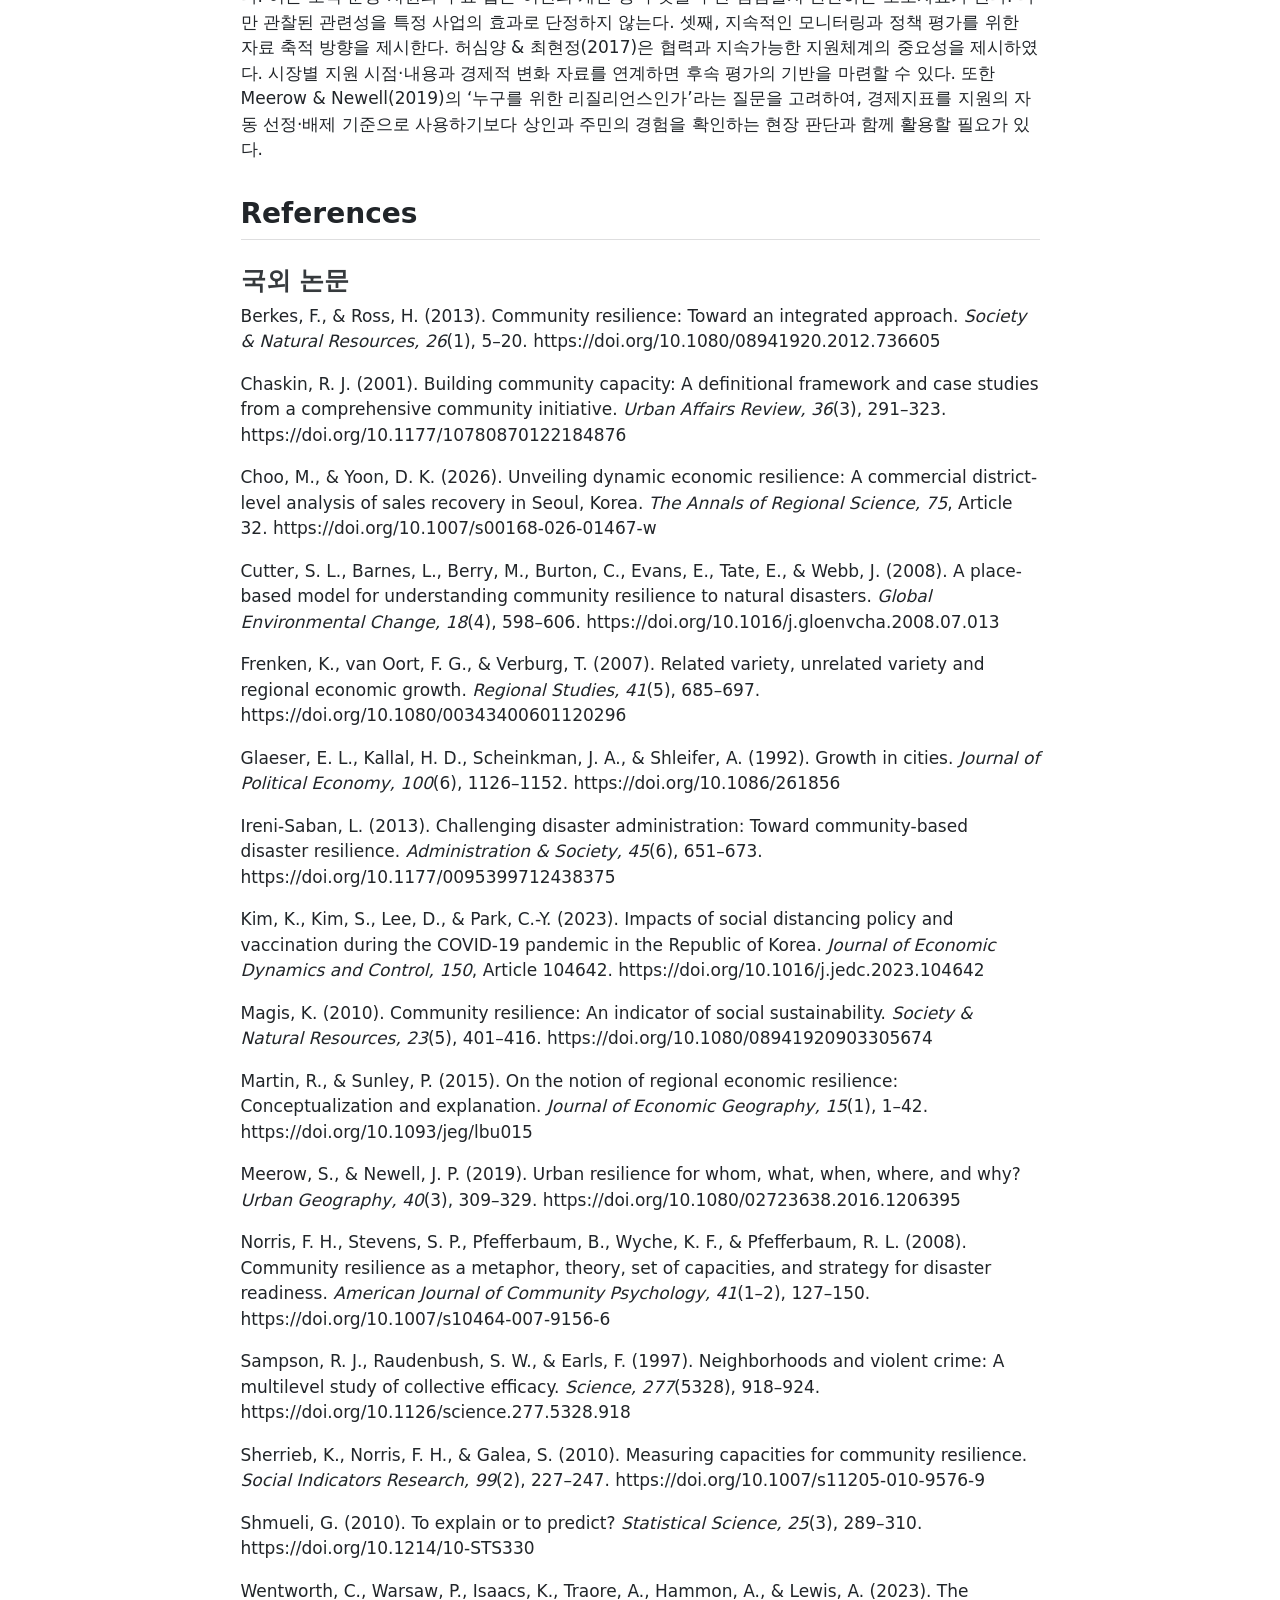
<file: projects/chwoun0515/README.html>
<!DOCTYPE html>
<html xmlns="http://www.w3.org/1999/xhtml" lang="en" xml:lang="en"><head>

<meta charset="utf-8">
<meta name="generator" content="quarto-1.10.18">

<meta name="viewport" content="width=device-width, initial-scale=1.0, user-scalable=yes">


<title>readme</title>
<style>
/* Default styles provided by pandoc.
** See https://pandoc.org/MANUAL.html#variables-for-html for config info.
*/
span.smallcaps{font-variant: small-caps;}
div.columns{display: flex; gap: 1.5em;}
div.column{flex: auto;}
@media screen {
div.columns{gap: min(4vw, 1.5em);}
div.column{overflow-x: auto;}
}
div.hanging-indent{margin-left: 1.5em; text-indent: -1.5em;}
ul.task-list{list-style: none;}
ul.task-list li input[type="checkbox"] {
  width: 0.8em;
  margin: 0 0.8em 0.2em -1em; /* quarto-specific, see https://github.com/quarto-dev/quarto-cli/issues/4556 */ 
  vertical-align: middle;
}
</style>


<script src="README_files/libs/clipboard/clipboard.min.js"></script>
<script src="README_files/libs/quarto-html/quarto.js" type="module"></script>
<script src="README_files/libs/quarto-html/tabsets/tabsets.js" type="module"></script>
<script src="README_files/libs/quarto-html/popper.min.js"></script>
<script src="README_files/libs/quarto-html/tippy.umd.min.js"></script>
<script src="README_files/libs/quarto-html/anchor.min.js"></script>
<link href="README_files/libs/quarto-html/tippy.css" rel="stylesheet">
<link href="README_files/libs/quarto-html/quarto-syntax-highlighting-64a204ab8560d761af7679ceaba22944.css" rel="stylesheet" id="quarto-text-highlighting-styles">
<script src="README_files/libs/bootstrap/bootstrap.min.js"></script>
<link href="README_files/libs/bootstrap/bootstrap-icons.css" rel="stylesheet">
<link href="README_files/libs/bootstrap/bootstrap-215b371544c282197b31c8aa00ce3677.min.css" rel="stylesheet" append-hash="true" id="quarto-bootstrap" data-mode="light">


</head>

<body class="fullcontent quarto-light">

<div id="quarto-content" class="page-columns page-rows-contents page-layout-article">

<main class="content" id="quarto-document-content">




<section id="코로나19-장기화의-서울시-전통시장-영향-분석" class="level1">
<h1>코로나19 장기화의 서울시 전통시장 영향 분석</h1>
<section id="지역사회-리질리언스-관점을-중심으로" class="level2">
<h2 class="anchored" data-anchor-id="지역사회-리질리언스-관점을-중심으로">지역사회 리질리언스 관점을 중심으로</h2>
</section>
<section id="제1장-서론" class="level2">
<h2 class="anchored" data-anchor-id="제1장-서론">제1장 서론</h2>
<section id="제1절-연구의-배경과-목적" class="level3">
<h3 class="anchored" data-anchor-id="제1절-연구의-배경과-목적">제1절 연구의 배경과 목적</h3>
<p>코로나19 팬데믹은 감염병의 영향이 보건·방역 영역에 머물지 않고, 방역정책의 지속과 조정, 주민의 이동 및 대면활동, 소비방식의 변화를 통해 지역사회의 일상과 경제활동으로 이어질 수 있음을 보여주었다. Kim et al.(2023)은 한국의 사회적 거리두기 정책이 감염 확산과 주민의 이동 및 소비에 미치는 동태적 영향을 분석하였다. 이러한 변화가 지역사회 경제에 나타나는 양상은 업종 구성과 대면 소비 의존도 보유 자원과 대응 여건에 다라 달라질 수 있다. 따라서 코로나19 장기화와 그 이후 조정 과정에서 지역사회의 변화를 이해하기 위해서는 방역정책의 전개와 함께 지역사회의 경제 기반이 어떻게 유지되고 달라졌는지를 살펴볼 필요가 있다. 코로나19가 장기화됨에 따라 특정 시점의 경제적 변화만으로 지역사회의 대응 양상을 판단하기 어렵다. 초기의 변화 양상이 이후에도 지속될 수 있는 반면, 일시적인 개선 이후 다시 위축되거나 여건의 조정에 따라 조정될 수 있기 때문이다. 이에 따라 코로나19 발생 전후의 두 시점을 비교하는 접근과 함께, 장기화 국면과 이후 조정 과정을 연속적으로 관찰하는 접근이 필요하다. 본 연구는 이러한 문제의식에서 2021-2025년의 분기별 자료를 활용하여 지역사회 경제의 변화와 그 차이를 설명하는 조건에 주목한다. 지역사회에서 이러한 경제적 변화를 관찰할 수 있는 공간 중 하나가 전통시장이다. 전통시장은 주민의 일상적 소비와 교류가 이루어지고 소상공인의 영업과 일자리가 집적되는 사회경제적 공간이다. 전통시장이 지역사회 전체를 대표하는 것은 아니지만, 주민의 생활 수요와 지역의 경제활동이 만나는 장소라는 점에서 연구의 의의가 있다. 이현정 외(2021)는 서울시 전통시장의 점포 수와 생존율 변화를 구분하고, 시장 규모와 주변 생활인구, 입지 및 조직적 특성 등의 관련성을 분석하였다. 이를 통해서 전통시장의 경제적 변화를 개별 사업체의 성과뿐만 아니라 시장 내부의 구조와 주변 여건이 함께 작용하는 현상으로 살펴볼 필요가 있음을 시사한다. 코로나19 초기 서울시 전통시장의 경제적 변화를 다룬 서울연구원의 보고서에도 이같은 양상이 나타난다. 문형주 &amp; 장창호(2021)에 따르면 2019년 4분기 대비 2020년 4분기에 서울시 211개 전통시장 중 112개 시장(53.1%)에서 매출이 감소한 반면, 99개 시장(46.9%)에서는 매출이 증가하였다. 같은 기간 전통시장의 매출 감소율은 6.0%로 전체 상권의 감소율인 14.5%보다 낮았지만, 분기별로는 2020년 1분기의 급격한 감소 이후 2분기에 일시적으로 회복되었다가 3분기부터 다시 감소하는 양상을 보였다. 이러한 결과는 전통시장의 변화를 일률적인 취약성이나 회복으로 설명하기 어렵다는 점을 보여준다. 또한 초기 충격 당시 확인된 시장 간 차이가 장기화 국면에서도 유지되었는지, 이후 다른 양상으로 전개되었는지를 검토할 필요성을 제기한다. 상권 또는 전통시장을 분석단위로 하여 코로나19 충격의 영향을 다룬 기존 연구는 다수 존재한다. 앞서 살펴본 문형주 &amp; 장창호(2021)는 2019년과 2020년의 각 4분기 자료에 대한 다중회귀분석으로 상권의 물리적·내부적·배후적 특성과 매출액의 관계를 살펴봄으로써 포스트코로나 시대의 상권 지원 정책에 대한 제언을 했다. 김단야(2022)는 패널모형을 통해 코로나19 발생 전후 전통시장 매출의 변화를 분석하고 업종과 시장 규모에 따른 차이를 제시하였다. 이현정 외(2021)는 매출 이외에도 점포 수와 생존율에 주목하여 전통시장 변화의 여러 측면을 검토하였다. 이상의 연구들을 종합하면 전통시장을 포함한 상권의 경제적 측면에 대해서는 상세히 다루었지만, 사회문화적 특성에 대해서는 잘 다루지 않았다. 앞서 설명했듯이 전통시장은 단순한 경제적 공간이 아닌 사회문화적 특성도 어우러진 공간으로 이해해야 한다. 이에 따라 전통시장에 나타나는 경제적 변화 양상의 차이를 이해하기 위해서는 ‘지역사회 리질리언스’를 주목할 필요가 있다. Norris et al.(2008)은 경제발전, 사회적 자본, 정보와 의사소통, 공동체 역량을 서로 연결된 적응역량의 영역으로 제시하였으며, 이러한 영역들이 위기 이후 공동체의 적응과 회복을 가능하게 하는 자원으로 작용한다고 설명하였다. 앞선 논의와 마찬가지로 Magis(2010)는 공동체 자원과 구성원의 참여 및 주체성에 주목하며 공동체 회복을 설명하고 있다. 하현상 외(2014)는 상기된 논의를 포함하여 지역사회 재난 리질리언스에 대한 논의를 종합하여 분석 대상 시스템의 범위와 수준을 구체적으로 설정할 필요성을 제기하였다. 이를 전통시장에 적용하면, 전통시장이 보유한 경제적 자원과 구조, 조직적 기반이 경제적 변화와 어떻게 관련되는지 살펴보는 것을 통해서 외부 충격의 장기화 국면에서 활용되는 자원과 구조, 조직적 기반이 어떻게 지역사회의 경제적 양상을 변화시키는지를 살펴볼 수 있을 것이다. 본 연구의 목적은 2021-2025년 서울시 전통시장의 경제적 변화에 대한 분기별 추이 및 시장 간 차이를 파악하고, 이러한 변화가 선행 시점의 경제적 자원·구조, 조직적 기반, 주변 수요·입지 여건 및 시장별 정책 지원 이력과 어떠한 관련성을 갖는지 분석하는 데 있다. 이를 바탕으로 지역사회 리질리언스 관점에서 전통시장의 대응 여건을 이해하고, 시장별 특성을 고려한 정책적 지원 방향을 제시하고자 한다.</p>
<p><strong>연구목적: 코로나19 장기화 국면에서 서울시 전통시장의 경제적 변화 양상은 어떻게 전개되며, 전통시장의 어떤 특성과 주변 여건이 이러한 변화와 관련되는가?</strong></p>
</section>
<section id="제2절-연구의-범위와-방법" class="level3">
<h3 class="anchored" data-anchor-id="제2절-연구의-범위와-방법">제2절 연구의 범위와 방법</h3>
<p>본 연구는 서울시 상권분석 서비스에서 전통시장으로 분류되는 시장을 대상으로 하며, 시간적 범위는 코로나19 팬데믹이 본격적으로 장기화되기 시작한 시점인 2021년 1분기부터 2025년 4분기까지로 둔다. 분석단위는 전통시장×분기로 설정하여 시장별 경제적 변화의 추이와 차이를 살펴본다. 다만 전년 동기 매출 변화와 선행 시점 설명변수의 산출에 필요한 자료의 확보 여부에 따라 모형별 실제 분석기간을 구분한다. 본 연구는 코로나19 장기화 국면과 이후 조정 과정에 초점을 두며, 코로나19 자체의 인과적 영향이나 팬데믹 이전 수준으로의 회복 여부를 직접 추정하는 것을 목적으로 하지 않는다. 분석자료는 서울시 상권분석 서비스가 제공하는 자료를 중심으로 구축하고, 시장별 상인조직 및 정책 지원 이력 자료를 결합한다. 위 자료를 통해서 추정 매출, 점포의 진입과 퇴출, 생존율을 통해 경제적 변화를 분석하고, 이에 영향을 미치는 요인에 대해서는 선행연구에서 제시한 물리적·내부적·배후적 특성과 함께 조직적 기반과 같은 사회문화적 요인을 추가하여 경제적 변화 양상과 관련된 요인을 실증적으로 파악하고자 한다. 분석은 기술통계 및 분기별 추이 분석, 패널 회귀분석, 랜덤포레스트 회귀분석으로 진행한다. 먼저 매출 변화와 순진입률, 생존율의 분포와 추이를 살펴 시장 간 차이를 파악한다. 패널 회귀분석에서는 시공간 고정효과를 고려하여 설명변수와 결과변수 각각의 조건부 관련성을 추정한다. 랜덤포레스트 회귀분석에서는 시간 순서에 따라 학습·검증·평가 자료를 구분하고, 기준모형과의 예측 성능 비교 및 변수 중요도 분석을 통해 비선형 관계와 예측에 기여하는 요인을 탐색한다. 두 분석의 결과는 관련성의 추정과 예측이라는 목적에 맞추어 구분하여 해석하고, 지역사회 리질리언스 관점에서 시장별 특성을 고려한 정책적 지원 방향을 논의하는 데 활용한다.</p>
</section>
</section>
<section id="제2장-이론적-검토-및-선행연구-검토" class="level2">
<h2 class="anchored" data-anchor-id="제2장-이론적-검토-및-선행연구-검토">제2장 이론적 검토 및 선행연구 검토</h2>
<section id="제1절-지역공동체와-전통시장" class="level3">
<h3 class="anchored" data-anchor-id="제1절-지역공동체와-전통시장">제1절 지역공동체와 전통시장</h3>
<section id="지역공동체와-사회적-자본" class="level4">
<h4 class="anchored" data-anchor-id="지역공동체와-사회적-자본">1. 지역공동체와 사회적 자본</h4>
<p>지역공동체는 일정한 공간에 거주하거나 활동하는 사람들의 집합을 넘어, 반복적인 상호작용과 공동의 문제를 둘러싼 관계가 형성되는 사회적 기반으로 이해할 수 있다. 공간적 근접성은 교류의 기회를 제공하지만, 구성원 간 신뢰와 협력 또는 공동 대응을 자동으로 형성하지는 않는다. 따라서 지역공동체를 이해하기 위해서는 구성원이 보유한 자원뿐 아니라 자원을 연결하고 활용하는 관계와 조직에 주목할 필요가 있다. Chaskin(2001)은 개념적 논의와 지역사회 사업의 사례를 통해 공동체 역량을 인적·조직적·사회적 자원이 상호작용하면서 공동문제를 해결하는 능력으로 설명하였다. 이러한 접근은 공동체의 대응력을 개별 구성원의 능력을 합산한 것으로 보기보다, 관계와 조직을 통해 형성되는 집합적 역량으로 파악했다는 의의를 갖는다. 공동체의 자원이 실제 대응으로 이어지기 위해서는 자원의 존재와 함께 이를 동원하고 조정하는 과정이 중요하다는 것이다. Sampson et al.&nbsp;(1997)은 근린지역의 사회적 조건과 폭력범죄의 관계를 다수준으로 분석하면서 사회적 결속과 공동선을 위해 개입하려는 의지를 결합한 집합적 효능감에 주목하였다. 이 연구는 개인 수준의 특성과 지역 수준의 조건을 구분하여 공동체적 관계의 의미를 검토했다는 점에서 중요하다. 또한 관계망이나 조직이 존재한다는 사실과 실제 공동행동이 이루어질 수 있다는 사실을 구분할 필요성을 보여준다. 이러한 논의는 전통시장의 상인조직과 협력관계를 이해하는 데도 시사점을 제공한다. 상인들의 반복적인 거래와 교류는 정보와 경험을 공유하는 기반이 될 수 있지만, 그 관계가 공동사업이나 위기 대응으로 이어지는 정도는 시장마다 다를 수 있다. 따라서 전통시장의 조직적 기반에 관한 연구에서는 조직의 존재뿐 아니라 참여, 협력 및 자원 동원의 실제 과정을 구분하여 이해할 필요가 있다.</p>
</section>
<section id="전통시장의-개념과-유형" class="level4">
<h4 class="anchored" data-anchor-id="전통시장의-개념과-유형">2. 전통시장의 개념과 유형</h4>
<p>전통시장은 상품과 서비스의 거래가 이루어지는 경제적 집적지이면서 상인의 생업과 주민의 생활 수요가 연결되는 장소이다. 이 때문에 전통시장을 이해하는 관점도 시설과 점포의 집합, 소상공인의 영업 기반, 주민의 생활서비스 공간, 상인들의 조직적 관계 등으로 다양하게 나타난다. 어떤 측면에 주목하는지에 따라 시장의 상태를 판단하는 기준과 설명요인도 달라진다. 전통시장은 규모와 업종 구성, 이용객의 범위, 입지 및 운영체계에서 차이가 있다. 특정 상품군을 중심으로 전문성이 형성된 시장과 다양한 생활상품 및 서비스가 함께 공급되는 시장은 수요의 범위와 집객 방식이 다를 수 있다. 배후 주거지역의 일상 수요에 기반한 시장과 외부 방문객을 유치하는 시장 역시 주변 환경 변화에 대한 노출이 다를 수 있다. 이러한 차이는 전통시장을 하나의 동질적인 집단으로 취급하기 어렵게 한다. 이현정 외(2021)는 서울시 전통시장의 점포 수와 생존율 변화에 따라 시장의 변화 양상을 구분하고, 시장·고객·지역 특성과의 관계를 분석하였다. 이러한 접근은 시장의 규모나 매출 수준만으로 상태를 판단하는 데서 나아가, 점포 기반의 변화와 지속성을 함께 검토했다는 의의가 있다. 동시에 어떤 지표를 기준으로 시장을 구분하는지에 따라 변화의 의미가 달라질 수 있음을 보여준다. 따라서 시장의 유형은 고정된 명칭만으로 이해하기보다 구조적 특성과 변화 양상을 구별하여 논의할 필요가 있다. 규모나 업종 구성에 따른 유형은 시장이 가진 조건을 나타내는 반면, 성장·쇠퇴와 같은 구분은 특정 기간과 지표에서 관찰된 결과를 나타낸다. 두 구분을 혼용하면 시장의 특성과 변화의 결과를 같은 개념으로 설명하는 문제가 발생할 수 있다.</p>
</section>
<section id="전통시장의-기능과-장소성" class="level4">
<h4 class="anchored" data-anchor-id="전통시장의-기능과-장소성">3. 전통시장의 기능과 장소성</h4>
<p>전통시장의 장소성은 거래가 이루어지는 물리적 공간과 그곳에서 축적되는 사회적 관계가 결합하면서 형성된다. 주민에게 시장은 일상적인 상품과 서비스를 이용하는 장소이며, 상인에게는 영업 경험과 관계가 축적되는 생활 기반이다. 따라서 전통시장의 기능은 거래 규모만으로 충분히 설명하기 어렵고, 운영방식과 이용 경험, 주변 지역과의 관계를 함께 살펴볼 필요가 있다. 김민정 &amp; 류성민(2016)은 국내 전통시장 두 곳의 현장조사와 상인·상인회장·이용객에 대한 심층면접을 통해 시장의 특성과 활성화 과제를 검토하였다. 질적 접근은 통계자료만으로 드러나기 어려운 운영상의 문제와 행위자들의 인식을 구체적으로 파악했다는 의의를 갖는다. 반면 소수 사례에서 확인한 운영 경험과 활성화 조건이 다른 시장에서도 같은 방식으로 나타나는지는 추가적인 검토가 필요하다. 이윤명 &amp; 김태형(2018)은 서울시 전통시장의 운영 및 입지 특성을 점포당 매출액과 공실률에 연결하여 회귀분석하였다. 이 연구는 시장의 상태를 단일 지표로 판단하지 않고 거래 성과와 공간 이용의 측면을 구분했으며, 시장 내부 특성과 주변 환경을 함께 고려했다는 점에서 의미가 있다. 그러나 특정 시점에서 확인한 시장 간 차이가 시간의 경과에 따른 변화까지 설명하는지는 별도의 문제이다. 공동체와 공공정책의 관계 역시 전통시장을 이해하는 데 중요하다. 박주형(2013)은 마을공동체 사업에 대한 비판적 검토를 통해 공동체가 행정의 정책목표를 수행하는 수단으로 조직될 가능성을 논의하였다. 이 연구는 전통시장을 직접 분석한 것은 아니지만, 조직의 형성과 공적 지원을 언제나 긍정적인 공동체 역량의 확대로 해석해서는 안 된다는 시사점을 제공한다. 전통시장에서도 공공사업의 목표, 상인의 필요, 조직의 운영방식 사이의 관계를 함께 검토할 필요가 있다. 이상의 연구들은 전통시장이 경제적 기능과 사회적 관계가 결합된 공간임을 보여준다. 다만 질적 연구가 밝힌 조직과 운영의 과정, 양적 연구가 확인한 시장 간 차이, 장기간에 걸쳐 나타나는 경제적 변화가 어떻게 연결되는지는 여전히 검토할 과제로 남는다.</p>
</section>
</section>
<section id="제2절-지역사회-리질리언스" class="level3">
<h3 class="anchored" data-anchor-id="제2절-지역사회-리질리언스">제2절 지역사회 리질리언스</h3>
<section id="지역사회-리질리언스의-개념과-발전" class="level4">
<h4 class="anchored" data-anchor-id="지역사회-리질리언스의-개념과-발전">1. 지역사회 리질리언스의 개념과 발전</h4>
<p>지역사회 리질리언스는 외부 충격 속에서 주요 기능을 유지하고 변화한 조건에 대응하는 능력과 과정에 관한 논의이다. 경제적 관점에서는 충격 이전의 상태로 복귀하는 것뿐 아니라, 충격에 대한 저항과 이후의 조정 및 재편을 포함한다. Martin &amp; Sunley(2015)는 지역경제 리질리언스의 개념을 검토하면서 지역별 경제구조와 변화경로를 고려할 필요성을 논의하였다. 이러한 접근은 회복을 하나의 도달점으로 판단하기보다 시간에 따라 전개되는 과정으로 이해하도록 한다. Norris et al.&nbsp;(2008)은 관련 이론과 연구를 종합하여 경제발전, 사회적 자본, 정보·의사소통, 공동체 역량을 연결된 적응역량의 영역으로 제시하였다. 이 연구의 의의는 재난 이후의 대응을 물적 자원이나 개별 구성원의 능력만으로 설명하지 않고, 여러 역량이 연결되는 과정으로 개념화한 데 있다. Magis(2010)도 공동체 자원과 구성원의 참여 및 주체성에 주목하여, 자원을 보유하는 것과 변화에 대응하기 위해 활용하는 것을 함께 고려하였다. Berkes &amp; Ross(2013)는 사회생태학적 접근과 공동체 발전에 관한 논의를 통합하면서 학습, 자기조직화 및 관계망의 중요성을 강조하였다. 이는 공동체 리질리언스를 외부 지원의 수혜 여부나 경제적 자원의 규모만으로 설명하기 어렵다는 점을 보여준다. 자원과 관계가 어떠한 방식으로 결합하고 변화하는지가 대응 과정의 핵심적인 문제이기 때문이다. 이러한 이론적 발전은 리질리언스를 정적인 속성에서 관계적·과정적 개념으로 이해하는 데 기여하였다. 그러나 개념이 포괄적일수록 실제 연구에서 어떤 조건과 결과를 관찰해야 하는지가 불분명해질 수 있다. 따라서 실증연구에서는 분석대상과 충격의 성격, 관찰기간에 맞추어 개념의 적용 범위를 명확히 할 필요가 있다.</p>
</section>
<section id="자원-역량과-경제적-결과의-구분" class="level4">
<h4 class="anchored" data-anchor-id="자원-역량과-경제적-결과의-구분">2. 자원, 역량과 경제적 결과의 구분</h4>
<p>리질리언스의 실증연구는 직접 관찰하기 어려운 역량을 어떤 지표로 파악할 것인지에 관한 문제와 연결된다. Sherrieb et al.&nbsp;(2010)은 경제발전과 사회적 자본 영역의 적응역량을 공공통계로 측정하는 접근을 제시하였다. 이 연구는 지역 간 비교가 가능한 자료를 활용하여 추상적인 개념을 경험적으로 검토할 수 있는 기반을 마련했다는 의의를 갖는다. 그러나 공공통계로 관찰되는 자원과 구조가 실제 대응 역량이나 충격 이후의 결과와 동일한 것은 아니다. 경제적 자원이 많더라도 특정 산업에 대한 의존이 높을 수 있고, 조직이 존재하더라도 정보 공유와 협력이 충분하지 않을 수 있다. 따라서 자원·조건을 측정하는 연구와 충격 이후의 변화를 측정하는 연구는 서로 보완적이지만, 같은 대상을 측정한다고 보기는 어렵다. Cutter et al.&nbsp;(2008)은 장소에 내재된 사회적·물리적 조건과 재난 이후의 대응과정을 연결하는 모형을 제시하였다. 이러한 접근은 관찰된 결과를 이해하기 위해 기존 조건과 충격의 특성, 대응과정을 함께 고려하도록 한다. 다만 포괄적인 개념적 모형을 개별 지역이나 특정 경제공간에 적용할 때에는 측정 가능한 영역과 직접 관찰하기 어려운 영역을 구분해야 한다. 하현상 외(2014)는 지역사회 재난 리질리언스 연구를 비판적으로 검토하면서 분석대상과 수준을 구체화할 필요성을 강조하였다. 주민지 외(2023) 역시 재난의 특성을 고려하여 리질리언스의 개념과 이론적 체계를 재검토할 필요성을 제기하였다. 이들 논의는 특정 재난에서 유용했던 지표나 해석을 다른 충격에 그대로 적용하기 어렵다는 점을 시사한다. 특히 감염병처럼 충격과 대응 여건이 장기간 변화하는 상황에서는 초기 조건과 특정 시점의 결과뿐 아니라, 그 관계가 시간에 따라 어떻게 달라지는지도 중요한 과제가 된다.</p>
</section>
<section id="지역사회-리질리언스-관점의-해석-범위" class="level4">
<h4 class="anchored" data-anchor-id="지역사회-리질리언스-관점의-해석-범위">3. 지역사회 리질리언스 관점의 해석 범위</h4>
<p>Wrigley &amp; Dolega(2011)는 세계 금융위기 속 영국 상업지역의 변화를 분석하여, 경제적 충격에 대한 대응을 상업공간의 취약성과 적응이라는 관점에서 검토하였다. 이러한 논의는 경제적 변화를 단순한 성장·쇠퇴로 판단하기보다 충격에 대응하는 과정으로 이해할 근거를 제공한다. 여기에 후속 연구들은 성과의 분포, 지속성, 형성 과정이라는 세 가지 쟁점을 더한다. 첫째, 집계된 성과와 구성원별 경험을 구분해야 한다. Meerow &amp; Newell(2019)은 누구를 위한 리질리언스인지 질문하며, 목표와 공간단위에 따라 평가가 달라질 수 있음을 보여주었다. Wentworth et al.(2023)의 농민시장 연구는 이를 구체화한다. 잔존 판매자가 보고한 매출 증가에는 판매자 수 감소에 따른 거래 재분배가 반영되었을 가능성이 있으며, 이탈 판매자의 경험은 충분히 포착되지 않았다. 둘째, 단기적인 대응과 변화의 지속성을 구분해야 한다. Wrigley &amp; Dolega(2011)의 적응 관점은 위기 중 관찰된 성과가 이후에도 유지되는지 묻는 논의로 이어진다. Wentworth et al.(2023)은 팬데믹 당시 소비 변화의 지속성이 불확실하며, 매출 증가만으로 먹거리 체계의 변혁을 판단할 수 없다고 지적하였다. 셋째, 결과와 그 형성 과정을 함께 이해해야 한다. Ireni-Saban(2013)은 사회정의 관점의 재난 사례 검토를 통해 당사자의 참여와 행정의 역할을 강조하였다. 허심양 &amp; 최현정(2017)은 체계적 문헌 고찰로 협력·역량 강화·지속가능한 지원 등의 원칙을 도출하였다. 이는 조직과 지원의 존재보다 실제 접근과 활용 과정이 중요함을 시사한다. 이상의 연구는 경제적 개선을 공동체 전체의 회복과 동일시하지 않도록 한다. 전통시장에서도 변화가 누구에게 나타나고 얼마나 지속되며 어떤 협력·지원 조건과 연결되는지를 검토할 필요가 있다.</p>
</section>
</section>
<section id="제3절-전통시장의-경제적-변화와-관련" class="level3">
<h3 class="anchored" data-anchor-id="제3절-전통시장의-경제적-변화와-관련">제3절 전통시장의 경제적 변화와 관련</h3>
<section id="코로나19-장기화와-시장별-차이" class="level4">
<h4 class="anchored" data-anchor-id="코로나19-장기화와-시장별-차이">1. 코로나19 장기화와 시장별 차이</h4>
<p>코로나19 관련 연구는 감염병과 방역정책이 이동과 소비에 미친 영향, 그리고 그 영향이 지역과 업종에 따라 다르게 나타나는 조건을 분석해 왔다. Kim et al.&nbsp;(2023)은 한국의 사회적 거리두기 정책과 감염 확산, 이동 및 소비 사이의 동태적 관계를 분석하였다. 이러한 접근은 정책의 영향이 고정되어 있지 않으며 대응 여건과 시간에 따라 달라질 수 있음을 검토했다는 의의가 있다. 다만 국가 수준에서 확인한 관계만으로 개별 시장의 변화와 차이를 설명하기는 어렵다. 문형주 &amp; 장창호(2021)는 서울시 상권의 매출과 생활인구 변화를 분석하고, 2019년과 2020년의 각 4분기를 대상으로 상권 특성과 매출액의 관계를 다중회귀분석하였다. 전통시장에서는 매출이 증가한 시장과 감소한 시장이 함께 나타났으며, 물리적·내부적·배후적 특성을 구분한 분석을 통해 시장 여건의 중요성을 검토하였다. 이 연구는 코로나19 초기의 변화가 상권 유형과 공간적 조건에 따라 달랐음을 구체화했다는 의의를 갖는다. 그러나 시점별 분석에서 확인된 관계가 이후에도 지속되었는지, 동일 시장 내부의 변화와 어떤 관계를 갖는지는 충분히 설명하지 못한다. 김단야(2022)는 2017–2021년 서울시 전통시장 자료에 패널모형을 적용하여 코로나19 발생 전후의 매출 변화를 분석하였다. 이 연구는 반복관측 자료를 활용하여 시장별 차이를 고려하고, 전체 매출과 업종별 매출의 결과가 다를 수 있음을 제시했다는 점에서 중요하다. 따라서 전통시장 연구의 공백을 단순히 패널분석의 부재로 제시하는 것은 적절하지 않다. 추가로 검토할 문제는 장기화 이후의 변화가 어떻게 이어졌으며, 매출 이외의 점포 진입·퇴출에서도 같은 양상이 나타나는가이다. Choo &amp; Yoon(2026)은 서울시 골목상권의 분기별 매출 회복경로를 구분하고 패널 벡터자기회귀모형을 통해 관련 요인의 동태적 관계를 분석하였다. 이 연구는 회복을 하나의 시점이나 단일한 경로로 보지 않고, 상권별로 다른 시간적 전개를 검토했다는 의의를 갖는다. 다만 골목상권과 전통시장은 조직과 업종 구성, 운영 여건 등이 다를 수 있으므로, 골목상권에서 확인한 관계를 전통시장에 그대로 적용할 수는 없다. 이상의 연구를 종합하면 코로나19의 영향이 지역과 업종에 따라 다르고, 시간에 따라 변화한다는 근거는 축적되어 있다. 그럼에도 전통시장을 대상으로 장기화 국면과 이후 조정 과정을 함께 관찰하면서 거래 규모와 점포 진입·퇴출의 변화를 연결한 설명은 보완할 여지가 있다.</p>
</section>
<section id="시장-자원구조와-조직적-기반" class="level4">
<h4 class="anchored" data-anchor-id="시장-자원구조와-조직적-기반">2. 시장 자원·구조와 조직적 기반</h4>
<p>시장 내부의 경제구조를 설명하는 주요 논의 중 하나는 산업 다양성이다. Jacobs의 다양성 관점은 서로 다른 산업과 경제주체 사이의 상호작용이 지식의 교류와 새로운 결합을 가능하게 한다는 설명에 기초한다. Glaeser et al.&nbsp;(1992)은 도시의 산업 다양성과 경쟁을 산업별 고용성장과 연결하여 분석하였다. 이러한 접근은 산업의 집적 규모뿐 아니라 서로 다른 활동의 구성과 관계가 성장에 관련될 수 있음을 검토했다는 의의를 갖는다. 다양성의 역할은 지식의 교류에만 한정되지 않는다. Frenken et al.&nbsp;(2007)은 다양성의 지식 파급 기능과 충격을 분산하는 포트폴리오 기능을 구분하여 논의하였다. 이는 다양한 업종이 공존한다는 사실이 새로운 결합을 촉진하는 경로와 특정 업종에 대한 충격의 집중을 완화하는 경로를 구별할 필요성을 보여준다. 따라서 다양성과 경제적 결과 사이의 관계를 확인하더라도 그 관계가 어떤 과정을 통해 나타났는지는 별도로 검토해야 한다. 정혜윤 외(2025)는 업종 다양성과 점포 밀도, 두 요인의 상호작용을 점포당 매출과 연결하여 분석하였다. 상권 유형별로 관계가 달랐다는 결과는 다양성의 역할이 공간의 기능과 구성에 따라 달라질 수 있음을 보여준다. 이 연구는 다양성을 일률적인 활성화 조건으로 가정하기 어렵다는 점을 제시했다는 의의를 갖는다. 다만 점포당 매출 수준에 관한 결과를 시장 전체 매출의 변화나 점포 순진입의 방향으로 직접 옮길 수는 없다. 조직적 기반을 다룬 연구에서도 결과지표별 차이가 중요하다. 이현정 외(2021)는 상인회 유무를 포함한 시장 특성과 점포 수·생존율 변화의 관계를 분석하였다. 이윤명 &amp; 김태형(2018)은 상인교육 등 운영 특성을 점포당 매출액과 공실률에 연결하였다. 이러한 연구는 물리적 시설과 입지뿐 아니라 조직·운영 여건을 분석에 포함했다는 의의를 갖는다. 그러나 조직의 존재나 교육 경험과 경제적 결과의 관련성만으로 실제 협력과 학습의 작동 과정을 충분히 설명하기는 어렵다. 선행연구는 다양성, 규모 및 조직적 기반이 시장의 변화와 관련될 수 있음을 보여주지만, 그 관계의 방향과 의미는 결과지표와 분석수준에 따라 달라진다. 따라서 시장 내부의 특성이 매출과 점포 진입·퇴출이라는 서로 다른 결과에 어떻게 연결되는지, 그리고 그 관계가 장기간에 걸쳐 어떻게 나타나는지를 구분하여 살펴볼 필요가 있다.</p>
</section>
<section id="주변-수요입지와-정책-지원" class="level4">
<h4 class="anchored" data-anchor-id="주변-수요입지와-정책-지원">3. 주변 수요·입지와 정책 지원</h4>
<p>전통시장의 경제적 변화는 시장 내부의 자원과 구조뿐 아니라 주변에서 형성되는 수요와 접근 여건에도 관련된다. 이윤명 &amp; 김태형(2018)은 시장의 운영 특성과 입지 여건을 함께 고려하여 점포당 매출액과 공실률을 분석하였다. 이현정 외(2021) 역시 주변 생활인구와 교통 및 지역 특성을 포함하여 시장 변화의 관련 요인을 검토하였다. 이들 연구는 전통시장의 상태를 시장 내부 문제로만 환원하지 않고 배후지역과의 관계 속에서 분석했다는 의의를 갖는다. 문형주 &amp; 장창호(2021)는 생활인구와 상권 매출의 변화를 함께 살펴보고, 상권의 물리적·내부적·배후적 특성을 구분하였다. 이러한 접근은 코로나19에 따른 이동 변화가 상권에 동일하게 반영되지 않으며, 공간의 기능과 수요 기반에 따라 다른 결과가 나타날 수 있음을 검토할 수 있게 하였다. 동시에 배후지역의 생활인구가 실제 시장 이용객과 동일하지 않다는 점은 공간자료를 활용한 연구에서 측정 범위와 해석 수준을 구분해야 함을 보여준다. 정책 지원에 관한 연구에서는 사업의 성과를 무엇으로 판단하는지도 중요하다. 정은애 &amp; 김영기(2022)는 상권 르네상스 사업 대상지에서 고객·상권·주변 환경과 방문객 만족도의 관계를 다수준 순서형 로짓모형으로 분석하였다. 이 연구는 개인의 경험과 상권 수준의 조건을 함께 고려하고, 지원사업 대상지의 성과를 방문객의 관점에서 검토했다는 의의가 있다. 그러나 만족도에 관한 결과는 매출이나 점포 진입·퇴출에 대한 결과와 구분되어야 한다. 또한 지원사업에 참여한 시장과 그렇지 않은 시장은 사업 이전부터 여건이 다를 수 있다. 지원이 필요한 취약한 시장이 우선 선정될 수도 있고, 사업 수행을 위한 조직과 준비가 갖추어진 시장이 선정될 수도 있다. 따라서 지원 여부와 경제적 결과의 관계에는 사업의 내용뿐 아니라 선정과 참여의 조건도 함께 반영될 가능성이 있다. 정책 지원 연구에서는 지원 경험, 운영 과정, 경제적 결과를 구분하여 축적할 필요가 있다.</p>
</section>
</section>
<section id="제4절-선행연구의-종합과-연구공백" class="level3">
<h3 class="anchored" data-anchor-id="제4절-선행연구의-종합과-연구공백">제4절 선행연구의 종합과 연구공백</h3>
<p>선행연구는 전통시장의 변화를 이해하는 데 세 가지 성과를 제공하였다. 첫째, 전통시장은 경제적 집적지이자 사회적 관계가 형성되는 공간으로, 시장 내부와 주변 지역의 조건을 함께 고려해야 한다는 점을 제시하였다. 둘째, 코로나19의 영향과 이후의 변화가 상권·업종·시점에 따라 달라질 수 있음을 경험적으로 확인하였다. 셋째, 매출과 공실률, 점포 수와 생존율, 방문객 만족도 등 서로 다른 결과를 활용하여 시장의 상태를 다각적으로 검토하였다. 이러한 성과에도 불구하고 다음과 같은 질문은 추가적인 검토가 필요하다. 우선 초기 충격과 발생 전후의 차이를 넘어, 장기화 국면과 이후 조정 과정에서 전통시장의 변화가 어떻게 이어졌는지에 관한 설명이 필요하다. 이는 동태적 연구가 전혀 없다는 의미가 아니라, 분석대상과 기간에 따라 축적된 근거를 전통시장의 후속 변화에 연결할 필요가 있다는 의미이다. 다음으로 매출 변화와 점포 진입·퇴출을 함께 고려한 설명이 필요하다. 기존 연구가 여러 결과지표를 다루었더라도 각 지표가 서로 다른 자료와 기간에서 분석되었다면 그 관계를 직접 비교하기 어렵다. 거래 규모의 개선과 점포 기반의 변화가 일치하는지, 서로 다른 방향으로 나타나는지를 동일한 시공간적 범위에서 검토할 필요가 있다. 마지막으로 시장의 경제적 구조와 조직적 기반, 주변 수요·입지 및 정책 지원에 관한 연구성과를 연결할 필요가 있다. 이러한 조건들은 각각 중요하게 논의되어 왔지만, 시장별 변화의 차이를 이해하기 위해서는 내부 조건과 외부 여건이 어떻게 함께 관련되는지 살펴보아야 한다. 이때 경제적 결과를 공동체 역량 전체와 동일시하거나, 관찰된 관련성을 곧바로 인과적 효과로 해석하지 않는 것이 중요하다. 이러한 연구공백은 코로나19 장기화 국면에서 서울시 전통시장의 경제적 변화가 어떻게 전개되었으며, 어떠한 시장 특성과 주변 여건이 그 차이와 관련되는지를 검토할 필요성으로 이어진다.</p>
</section>
</section>
<section id="제3장-분석모델-설계-및-분석방법" class="level2">
<h2 class="anchored" data-anchor-id="제3장-분석모델-설계-및-분석방법">제3장 분석모델 설계 및 분석방법</h2>
<section id="제1절-연구-분석모델-설계" class="level3">
<h3 class="anchored" data-anchor-id="제1절-연구-분석모델-설계">제1절 연구 분석모델 설계</h3>
<section id="분석의-목적과-기본-구조" class="level4">
<h4 class="anchored" data-anchor-id="분석의-목적과-기본-구조">1. 분석의 목적과 기본 구조</h4>
<p>코로나19 이후 전통시장의 변화를 이해하기 위해 단기적인 매출 증감뿐 아니라 변화의 지속성과 점포 진입·퇴출을 함께 살펴볼 필요가 있음을 보여주었다. 또한 시장의 경제적 자원과 조직적 기반, 주변 수요 및 지원 여건이 이러한 변화와 어떻게 관련되는지를 구분하여 검토할 필요성을 제기하였다. 이에 본 연구는 “코로나19 장기화 국면에서 서울시 전통시장의 경제적 변화 양상은 어떻게 전개되며, 시장의 어떤 특성과 주변 여건이 이러한 변화와 관련되는가?”라는 질문에 답하고자 한다. 분석모델은 선행 시점의 시장 내부 특성과 외부 여건을 설명요인으로, 이후의 매출 변화와 순진입률을 결과변수로 구성한다. 시장 내부 특성은 경제적 자원·구조와 조직적 기반으로 구분하고, 외부 여건은 주변 수요·입지 및 시장별 정책 지원 이력으로 구분한다. 시장 규모와 업종 구성 등은 다른 설명요인의 관련성을 비교하기 위한 통제요인으로 고려한다. 다만 동일한 변수를 설명변수와 통제변수에 중복하여 포함하지 않는다. 매출 변화와 순진입률은 각각 별도의 결과변수로 분석한다. 매출 변화는 거래 규모의 증감을, 순진입률은 일정한 점포 규모를 기준으로 개업과 폐업의 차이를 나타낸다. 두 지표가 같은 방향으로 움직인다고 전제하지 않으며, 하나의 종합점수로 통합하지 않는다. 분석 후 두 결과를 함께 검토하여 거래 규모의 변화와 점포 진입·퇴출의 양상이 일치하는지 살펴본다.</p>
</section>
<section id="지역사회-리질리언스와-분서-결과의-관계" class="level4">
<h4 class="anchored" data-anchor-id="지역사회-리질리언스와-분서-결과의-관계">2. 지역사회 리질리언스와 분서 결과의 관계</h4>
<p>지역사회 리질리언스는 분석 결과를 이해하는 이론적 관점으로 활용한다. 시장의 자원과 조직적 기반은 대응을 가능하게 하는 조건이며, 매출 변화와 순진입률은 관찰된 경제적 결과이다. 두 영역을 구분함으로써 결과가 양호하다는 이유만으로 해당 시장의 모든 역량이 우수하다고 판단하는 순환적 설명을 피한다. 또한 시장 단위의 경제지표는 구성원별 경험을 모두 보여주지 않는다. 매출 증가가 기존 상인의 소득 개선을 의미하지 않으며, 순진입률 상승도 개별 상인의 생존이나 주민의 시장 접근성 향상을 직접 나타내지 않는다. 따라서 분석 결과는 전통시장의 경제적 변화와 관련 조건에 관한 근거로 해석하고, 분배의 공정성이나 공동체 관계의 변화를 직접 검증한 것으로 간주하지 않는다.</p>
</section>
<section id="설명과-예측의-구분" class="level4">
<h4 class="anchored" data-anchor-id="설명과-예측의-구분">4. 설명과 예측의 구분</h4>
<p>본 연구는 패널 회귀분석과 랜덤포레스트 회귀분석을 상호 보완적으로 활용한다. Shmueli(2010)의 설명과 예측 구분을 참고하여, 패널 회귀분석에서는 사전에 설정한 변수 간 관계의 방향과 크기 및 불확실성을 검토한다. 랜덤포레스트 회귀분석에서는 여러 조건이 결합된 비선형 관계를 고려했을 때 이후의 매출 변화와 순진입률을 얼마나 정확하게 예측할 수 있는지 평가한다. 두 방법은 동일한 결과변수와 가능한 한 공통된 설명변수 체계를 사용하되, 평가 기준을 구분한다. 회귀계수의 통계적 유의성이 높은 변수가 반드시 예측에 가장 크게 기여하는 것은 아니며, 랜덤포레스트에서 중요도가 높은 변수도 인과적 영향이 크다고 해석할 수 없다.</p>
</section>
</section>
<section id="제2절-연구가설-설정" class="level3">
<h3 class="anchored" data-anchor-id="제2절-연구가설-설정">제2절 연구가설 설정</h3>
<section id="가설-설정의-원칙" class="level4">
<h4 class="anchored" data-anchor-id="가설-설정의-원칙">1. 가설 설정의 원칙</h4>
<p>분기별 변화 추이와 시장 간 차이를 파악하는 질문은 기술적 분석과 탐색의 대상으로 둔다. 가설은 선행 시점의 시장 특성 및 주변 여건과 이후의 매출 변화·순진입률 사이의 관련성에 대해 설정한다. 선행연구의 결과변수와 분석대상이 서로 다르므로, 특정 연구에서 확인된 관계 방향을 두 결과변수에 일괄 적용하지 않는다. 특히 업종 다양성은 소비의 보완성과 충격 분산에 관련될 수 있지만, 전문화된 시장의 집객력과는 다른 관계를 가질 수 있다. 정책 지원 역시 선정 과정과 지원 필요도가 결과에 함께 반영될 수 있다. 이러한 변수는 일률적인 정(+)의 효과를 전제하기보다 관련성의 존재와 방향을 검토한다.</p>
<p><strong>표 3-1. 연구가설과 선행연구의 근거</strong></p>
<table class="caption-top table">
<colgroup>
<col style="width: 33%">
<col style="width: 33%">
<col style="width: 33%">
</colgroup>
<thead>
<tr class="header">
<th>구분</th>
<th>가설</th>
<th>이론 및 선행연구의 근거</th>
</tr>
</thead>
<tbody>
<tr class="odd">
<td>H1</td>
<td>선행 시점의 업종 다양성은 이후의 매출 변화 및 순진입률과 관련된다.</td>
<td>Glaeser et al.(1992)의 산업 다양성과 성장 논의, Frenken et al.(2007)의 지식 파급·충격 분산 구분, 정혜윤 외(2025)의 상권 유형별 차이</td>
</tr>
<tr class="even">
<td>H2</td>
<td>선행 시점의 운영 점포 평균 영업기간은 이후의 매출 변화 및 순진입률과 관련된다.</td>
<td>Norris et al.(2008), Magis(2010)의 자원과 역량 논의에 근거한 확장 가설. 평균 영업기간의 직접적인 효과가 선행연구에서 확정된 것으로 보지는 않음</td>
</tr>
<tr class="odd">
<td>H3</td>
<td>상인조직의 유형과 조직 간 연결 여부에 따라 이후의 매출 변화 및 순진입률에 차이가 있다.</td>
<td>Chaskin(2001)의 조직적 역량, 이현정 외(2021)의 상인회 관련 분석</td>
</tr>
<tr class="even">
<td>H4</td>
<td>선행 시점의 주변 수요 및 입지 여건은 이후의 매출 변화 및 순진입률과 관련된다.</td>
<td>이윤명 &amp; 김태형(2018), 이현정 외(2021), 문형주 &amp; 장창호(2021)의 시장 내부·배후 특성 분석</td>
</tr>
<tr class="odd">
<td>H5</td>
<td>시장 내부 특성과 주변 여건을 고려했을 때, 시장별 정책 지원 이력은 이후의 매출 변화 및 순진입률과 관련된다.</td>
<td>Ireni-Saban(2013)의 행정·공동체 관계, 허심양 &amp; 최현정(2017)의 지원 원칙. 정은애 &amp; 김영기(2022)는 지원 대상지의 만족도 분석으로서 간접적인 근거를 제공</td>
</tr>
</tbody>
</table>
<p>주. 각 가설은 매출 변화에 대한 가설과 순진입률에 대한 가설로 나누어 검토한다. 정책 지원 관련 가설은 정책의 인과효과에 대한 가설이 아니다.</p>
<p>조직 유형이나 지원사업 유형처럼 여러 범주로 구성되는 변수는 개별 계수와 함께 범주 전체의 공동 유의성을 검토한다. 하나의 하위변수에서 유의한 결과가 나왔다는 이유만으로 해당 영역 전체의 가설이 지지되었다고 판단하지 않는다. 최종 세부 가설과 검정 범위는 자료의 확보 및 변수 정의를 확정한 후 분석 전에 명시한다.</p>
</section>
</section>
<section id="제3절-데이터-수집-및-변수의-조작화" class="level3">
<h3 class="anchored" data-anchor-id="제3절-데이터-수집-및-변수의-조작화">제3절 데이터 수집 및 변수의 조작화</h3>
<section id="분석대상과-자료-구성" class="level4">
<h4 class="anchored" data-anchor-id="분석대상과-자료-구성">1. 분석대상과 자료 구성</h4>
<p>본 연구의 분석대상은 서울시 상권분석서비스에서 전통시장으로 분류되는 시장이며, 자료 구축기간은 2021년 1분기부터 2025년 4분기까지이다. 기본 관측단위는 전통시장×분기로 설정한다. 시장 코드와 경계를 기준으로 자료를 연결하고, 명칭 변경과 시장의 신설·폐지 및 경계 변경 여부를 확인한다. 매출·점포·인구·주거·시설 자료는 서울시 상권분석서비스를 중심으로 수집한다. 상인조직과 시장별 정책 지원 이력은 소상공인시장진흥공단, 서울상인연합회 및 해당 사업의 공식 자료에서 시장명과 기준시점을 확인하여 결합한다. 자료명과 제공기관, 내려받은 날짜 및 적용기간은 별도의 자료 출처표에 기록한다. 모든 시장이 전체 기간에 관측되어야 한다는 조건을 일괄 적용하지 않고, 결측과 진입·이탈의 원인을 확인한 뒤 분석 가능한 관측치를 활용한다. 다만 자료의 누락을 시장의 폐업이나 정책 미지원으로 처리하지 않는다. 연간 또는 특정 시점에만 조사된 자료는 분기별 실측값과 구분하고, 자료의 기준기간에 맞추어 적용한다. 과거 자료가 없는 조직·시설 현황을 현재 값으로 소급하여 채우지 않는다.</p>
</section>
<section id="결과변수" class="level4">
<h4 class="anchored" data-anchor-id="결과변수">2. 결과변수</h4>
<p>매출 변화는 전년 동기 대비 로그 매출 차이로 측정한다. 시장 i의 t분기 매출액을 S라고 할 때 산출식은 다음과 같다.</p>
<blockquote class="blockquote">
<p>매출 변화 = 100 × [ln(당기 매출액) − ln(전년 동기 매출액)]</p>
</blockquote>
<p>이 값은 로그 변화율이며, 일반적인 백분율 증감률과 정확히 같지는 않다. 이를 보완하기 위해 전년 동기 대비 백분율 증감률을 활용한 결과도 비교한다. 매출이 0이거나 누락된 관측치는 원자료의 의미를 확인하고, 임의로 작은 값을 더하여 로그를 계산하지 않는다. 매출액의 집계기간과 추정방식이 기간 중 동일한지도 점검한다.</p>
<p>순진입률은 당기 개업 점포 수에서 폐업 점포 수를 뺀 값을 전분기 점포 수로 나누어 산출한다.</p>
<blockquote class="blockquote">
<p>순진입률 = [(당기 개업 점포 수 − 당기 폐업 점포 수) / 전분기 점포 수] × 100</p>
</blockquote>
<p>분모의 점포 수는 원자료의 집계 정의를 따른다. 제공되는 전체 점포 수에 해당 기간 폐업 점포가 포함되는 경우, 이 비율을 영업 중인 점포 재고의 정확한 증가율로 해석하지 않는다. 개업률과 폐업률도 동일한 분모로 각각 산출하여 순진입률의 변화가 진입 확대와 퇴출 감소 중 어느 측면에서 나타났는지 보완적으로 검토한다.</p>
</section>
<section id="설명변수와-통제변수" class="level4">
<h4 class="anchored" data-anchor-id="설명변수와-통제변수">3. 설명변수와 통제변수</h4>
<p><strong>표 3-2. 주요 변수의 개념과 측정 방향</strong></p>
<table class="caption-top table">
<colgroup>
<col style="width: 33%">
<col style="width: 33%">
<col style="width: 33%">
</colgroup>
<thead>
<tr class="header">
<th>영역</th>
<th>변수</th>
<th>조작화 및 해석</th>
</tr>
</thead>
<tbody>
<tr class="odd">
<td>경제적 구조</td>
<td>업종 다양성</td>
<td>업종별 점포 비중으로 산출한 Shannon 엔트로피. 업종 분류를 기간 전체에서 일관되게 적용</td>
</tr>
<tr class="even">
<td>운영 기반</td>
<td>운영 점포 평균 영업기간</td>
<td>자료에서 제공하는 평균 영업개월. 운영·폐업 점포의 구분과 산출 모집단 확인</td>
</tr>
<tr class="odd">
<td>조직적 기반</td>
<td>상인조직 유형</td>
<td>없음·임의조직·법적조직 등을 범주형 변수로 처리. 숫자의 크기를 역량의 서열로 해석하지 않음</td>
</tr>
<tr class="even">
<td>조직적 연결</td>
<td>서울상인연합회 가입 여부</td>
<td>해당 시점의 가입 여부. 과거 가입 시점이 확인되는 경우 활용</td>
</tr>
<tr class="odd">
<td>주변 수요</td>
<td>상주인구·유동인구</td>
<td>자료의 공간 범위와 집계 기준에 따른 인구 규모. 실제 구매자 수와 구분</td>
</tr>
<tr class="even">
<td>주거 여건</td>
<td>아파트 단지 수·면적 및 가격별 세대 구성</td>
<td>주거 규모와 구성의 대리지표. 주민 소득의 직접적인 측정치로 해석하지 않음</td>
</tr>
<tr class="odd">
<td>소비 여건</td>
<td>소비지출 규모·구성</td>
<td>거주자 소비와 지역 가맹점 매출의 구분, 결과변수와의 중복을 확인한 후 채택</td>
</tr>
<tr class="even">
<td>입지 여건</td>
<td>집객시설·교통시설</td>
<td>시설 유형별 수 등으로 측정. 시설 수와 실제 접근 편의를 구분</td>
</tr>
<tr class="odd">
<td>정책 지원</td>
<td>시장별 지원사업 이력</td>
<td>사업 유형별 선정·시행 시점과 지원기간을 구분하여 구성</td>
</tr>
<tr class="even">
<td>규모 통제</td>
<td>점포 수</td>
<td>선행 시점의 시장 규모. 분포와 해석을 고려하여 로그 변환</td>
</tr>
<tr class="odd">
<td>구성 통제</td>
<td>업종 구성·프랜차이즈 비중·인구구성</td>
<td>비중 변수로 측정하되 모든 범주의 비중을 동시에 투입하지 않음</td>
</tr>
</tbody>
</table>
<p>업종 다양성은 업종별 점포 비중을 p라고 할 때 ‘−Σp ln(p)’로 산출한다. 비중이 0인 업종의 항은 0으로 처리한다. 다양성은 하나의 핵심 지표로 사용하며, 동일한 내용을 측정하는 다양성 지수와 엔트로피를 별개의 설명변수처럼 중복 투입하지 않는다.</p>
<p>시장경영지원사업, 문화관광형시장, 첫걸음기반조성 및 디지털전통시장 등은 시장별 이력을 확인한 후 사업 유형별로 구분한다. 선정 사실과 실제 사업 시행은 구분하고, 시행기간을 알 수 없는 자료에 임의의 분기 정보를 부여하지 않는다. 자치구 단위의 재정 결산자료는 포함하지 않는다.</p>
</section>
<section id="설명변수의-선행-시점-설정" class="level4">
<h4 class="anchored" data-anchor-id="설명변수의-선행-시점-설정">3. 설명변수의 선행 시점 설정</h4>
<p>설명변수의 시점은 결과변수의 관찰기간을 기준으로 설정한다. 전년 동기 대비 매출 변화는 t−4분기부터 t분기까지의 변화를 나타내므로, 기본모형에서는 변화구간의 시작점인 t−4분기의 설명변수를 활용한다. 순진입률은 당기 개업·폐업을 나타내므로 t−1분기의 설명변수를 활용한다. 다만 자료의 기준시점과 실제 공개시점은 다를 수 있다. 예측분석에서는 예측 시점에 이용 가능했던 정보인지 추가로 확인한다. 공개시점을 충분히 확인할 수 없는 경우에는 실제 운영환경의 실시간 예측이 아니라, 시간 순서를 유지한 사후적 예측 평가로 범위를 한정한다. 2021년 이전 매출 자료를 확보하지 못하면 전년 동기 대비 매출 변화의 최초 산출 시점은 2022년 1분기가 된다. 따라서 자료 구축기간과 실제 회귀·예측 분석기간을 구분하여 보고한다.</p>
</section>
</section>
<section id="제4절-분석방법-및-검증" class="level3">
<h3 class="anchored" data-anchor-id="제4절-분석방법-및-검증">제4절 분석방법 및 검증</h3>
<section id="기술통계와-분기별-변화-분석" class="level4">
<h4 class="anchored" data-anchor-id="기술통계와-분기별-변화-분석">1. 기술통계와 분기별 변화 분석</h4>
<p>우선 변수별 관측치 수, 결측 비율, 평균과 중앙값, 분포 및 극단값을 확인한다. 매출 변화와 순진입률은 분기별 평균뿐 아니라 중앙값과 분포를 함께 살펴 소수 시장의 큰 변화가 전체 추세를 좌우하는지 확인한다. 시장별 추이를 검토하고, 매출 변화와 순진입률의 방향이 일치하거나 달라지는 양상을 탐색한다. 이러한 구분은 관찰된 변화를 정리하기 위한 기술적 분석이며, 특정 시장을 고정적인 우수·취약 유형으로 규정하는 기준으로 사용하지 않는다.</p>
</section>
<section id="패널-회귀분석" class="level4">
<h4 class="anchored" data-anchor-id="패널-회귀분석">2. 패널 회귀분석</h4>
<p>기본모형은 시장 고정효과와 연도·분기 고정효과를 포함한다. 시장 고정효과는 위치나 역사적 특성과 같이 기간 중 변하지 않는 시장별 차이를, 연도·분기 고정효과는 각 시점에 시장들이 공통으로 경험하는 여건을 고려한다. 여기서 연도·분기는 2022년 1분기처럼 연도와 분기가 결합된 개별 시점을 의미한다.</p>
<p>모형의 기본 구조는 다음과 같다.</p>
<blockquote class="blockquote">
<p>결과변수 = 시장 고정효과 + 연도·분기 고정효과 + 선행 시점의 내부 특성 + 주변 여건 + 정책 지원 이력 + 통제변수 + 오차</p>
</blockquote>
<p>매출 변화와 순진입률에 대해 각각 모형을 추정한다. 계수는 동일 시장에서 설명변수가 변화할 때 결과변수가 어떻게 달라지는지를 나타내는 조건부 관련성으로 해석한다. 선행 시점의 변수를 사용하더라도 관찰되지 않은 시간변동 요인이나 정책 선정 과정의 영향을 모두 제거할 수는 없으므로, 이를 인과효과로 해석하지 않는다. 상인조직이나 입지 특성이 분석기간 동안 변하지 않으면 시장 고정효과 모형에서 개별 계수를 추정할 수 없다. 이러한 변수는 상관임의효과 모형을 보완적으로 활용하여 검토한다. 시간변동 변수의 시장별 평균과 시장 내 편차를 구분하여, 시장 간 차이와 동일 시장의 변화가 혼동되지 않도록 한다. 시간불변 변수의 계수는 시장 간 조건부 차이로 해석한다. 표준오차는 시장 내 반복관측의 상관을 고려하여 시장 단위로 군집화한다. 결과는 계수와 신뢰구간을 중심으로 보고하고, 여러 관련 가설을 동시에 검토하는 경우 사전에 정한 검정군에 대해 Holm 방식 등의 다중검정 보정을 적용한다.</p>
</section>
<section id="랜덤포레스트-회귀분석" class="level4">
<h4 class="anchored" data-anchor-id="랜덤포레스트-회귀분석">3. 랜덤포레스트 회귀분석</h4>
<p>랜덤포레스트는 매출 변화와 순진입률 각각을 예측하는 회귀모형으로 구성한다. 다수의 회귀나무를 결합하여 설명변수 사이의 상호작용과 비선형 관계를 탐색하되, 결과변수인 매출액이나 매출 변화의 과거 값을 설명변수로 추가하지 않는다. 자료는 시간 순서에 따라 학습·검증·최종 평가 자료로 구분한다. 공통 분석기간이 2022–2025년으로 확보되는 경우 2022–2023년을 학습, 2024년을 검증, 2025년을 최종 평가 기간으로 설정한다. 결측치 대체와 변수 가공, 모형 조정은 학습·검증 자료에서 수행하며, 최종 평가 자료를 모형 선택에 사용하지 않는다. 예측 성능은 평균절대오차와 평균제곱근오차로 평가한다. 학습자료의 평균을 이용한 단순 기준모형과 동일한 정보 범위를 사용하는 선형 예측모형을 비교 대상으로 설정하고, 동일한 평가 관측치에서 성능을 비교한다. 이 평가는 기본적으로 이미 관찰된 시장의 이후 분기를 예측하는 능력을 대상으로 한다. 새로운 시장에 대한 예측 가능성을 검토할 경우에는 시장 단위로 분리한 별도의 검증이 필요하다. 변수의 예측 기여는 순열 중요도 등을 통해 살펴본다. 상관이 높은 변수들은 중요도를 나누어 갖거나 서로 대체할 수 있으므로, 개별 변수의 순위를 확정적인 영향력 순위로 해석하지 않는다. 필요하면 경제구조·조직·수요·입지·지원 등 변수군 단위의 중요도를 함께 검토한다.</p>
</section>
<section id="강건성-검토와-결과의-종합" class="level4">
<h4 class="anchored" data-anchor-id="강건성-검토와-결과의-종합">4. 강건성 검토와 결과의 종합</h4>
<p>결과의 안정성은 매출 변화의 산출방식, 설명변수의 시차, 표본 구성 및 극단값 처리에 따라 검토한다. 물가 변화를 고려한 매출 지표를 보완적으로 분석하고, 전체 이용 가능 표본과 기간 내 지속 관측된 표본의 결과를 비교한다. 순진입률은 개업률과 폐업률을 분리하여 분석함으로써 순변화에 가려진 서로 다른 과정을 확인한다. 정책 지원과 관련해서는 지원 유형과 시점의 확인 수준에 따라 분석 범위를 구분한다. 자료의 불확실성이 큰 경우 이를 별도의 보완분석으로 제시하고, 지원 여부와 결과변수의 관련성을 사업의 효과로 단정하지 않는다. 패널 회귀분석과 랜덤포레스트의 결과는 같은 결론이 나왔는지만으로 평가하지 않는다. 회귀분석은 관계의 방향과 불확실성을, 랜덤포레스트는 이후 시점의 예측 성능과 정보 기여를 중심으로 해석한다. 두 결과가 다르면 비선형성, 변수 간 상관 및 시기별 관계 변화 등의 가능성을 검토하되, 추가적인 근거 없이 차이의 원인을 확정하지 않는다. 최종적으로 시장별 경제적 변화의 추이와 관련 조건을 종합하여, 어떤 특성과 주변 여건에서 상대적으로 양호하거나 불리한 변화가 나타났는지 논의한다. 이러한 결과는 시장별 지원 필요를 이해하는 자료로 활용하되, 개별 상인의 생업 안정이나 공동체 전체의 회복을 직접 입증하는 근거로 확대하지 않는다.</p>
</section>
</section>
</section>
<section id="제4장-기대효과-및-학문적정책적-기여" class="level2">
<h2 class="anchored" data-anchor-id="제4장-기대효과-및-학문적정책적-기여">제4장 기대효과 및 학문적·정책적 기여</h2>
<section id="제1절-기대효과" class="level3">
<h3 class="anchored" data-anchor-id="제1절-기대효과">제1절 기대효과</h3>
<p>본 연구는 코로나19 장기화 국면과 이후 조정 과정에서 서울시 전통시장의 경제적 변화가 어떻게 전개되었는지 파악할 것으로 기대된다. 문형주 &amp; 장창호(2021)는 코로나19 초기 상권별 변화를, 김단야(2022)는 패널모형을 통해 발생 전후 전통시장 매출의 차이를 분석하였다. Choo &amp; Yoon(2026)은 골목상권의 회복경로와 동태적 관계를 검토하였다. 이러한 성과를 바탕으로 본 연구는 2021–2025년 전통시장의 매출 변화와 순진입률을 공통된 시공간적 범위에서 분석하여, 초기 충격 이후의 변화와 거래 규모·점포 진입·퇴출 사이의 관계에 관한 근거를 보완하고자 한다.</p>
</section>
<section id="제2절-학문적-기여" class="level3">
<h3 class="anchored" data-anchor-id="제2절-학문적-기여">제2절 학문적 기여</h3>
<p>첫째, 지역사회 리질리언스 논의를 전통시장의 경제적 변화와 연결하여 행정학의 재난 대응 및 지역공동체 연구에 기여한다. Norris et al.(2008)은 경제적 자원과 사회적·조직적 역량의 연결을 강조하였으며, Ireni-Saban(2013)은 공동체의 대응에서 행정과 참여의 역할을 논의하였다. 본 연구는 시장의 경제구조뿐 아니라 조직적 기반과 정책 지원 이력을 함께 검토함으로써, 전통시장의 변화를 조직적·제도적 조건과 연결해 이해할 근거를 제공한다. 다만 조직의 존재와 실제 협력 과정을 동일시하지 않는다. 둘째, 서로 다른 경제적 결과를 구분하여 리질리언스 해석을 구체화한다. 이윤명 &amp; 김태형(2018)은 점포당 매출액과 공실률을, 이현정 외(2021)는 점포 수와 생존율을 통해 전통시장의 여러 측면을 분석하였다. 본 연구는 이러한 접근을 이어 매출 변화와 순진입률의 추이를 함께 검토한다. Wentworth et al.(2023)이 지적했듯 잔존 판매자의 매출 증가가 이탈 판매자의 경험까지 대표하지는 않는다. 따라서 거래 규모의 개선과 점포 진입·퇴출이 일치하는지 살펴보는 것은 경제적 개선을 공동체 전체의 회복과 구분하는 데 기여한다. 셋째, 시장 내부 조건과 외부 여건에 관한 연구성과를 연결하고 설명과 예측을 구분한다. 기존 연구에서 각각 검토된 경제구조·조직·수요·입지·지원 요인을 공통된 분석체계에서 살펴보며, 패널 회귀분석과 랜덤포레스트 회귀분석을 활용한다. Shmueli(2010)의 논의에 따라 조건부 관련성과 예측 기여를 구분하여, 통계적으로 확인되는 관계가 이후 시점의 변화 예측에도 유용한지 검토한다.</p>
</section>
<section id="제3절-정책적-기여" class="level3">
<h3 class="anchored" data-anchor-id="제3절-정책적-기여">제3절 정책적 기여</h3>
<p>첫째, 단일 지표에 의존한 시장 진단을 보완한다. 매출이 증가하면서 순진입률이 하락하는 시장과 두 지표가 함께 개선되는 시장은 서로 다른 점검이 필요할 수 있다. 분기별 변화를 함께 관찰하면 지자체와 지원기관이 거래 규모와 점포 기반의 차이를 확인하고, 추가 현장조사가 필요한 시장을 파악하는 데 도움이 된다. 둘째, 시장별 여건에 맞는 지원 방향을 논의할 근거를 제공한다. 이윤명 &amp; 김태형(2018), 문형주 &amp; 장창호(2021)가 검토한 내부·배후 특성을 바탕으로, 어떤 조건이 이후의 변화와 관련되는지 확인할 수 있다. 이는 조직·운영 지원과 수요·접근 여건의 개선 중 무엇을 우선 점검할지 판단하는 보조자료가 된다. 다만 관찰된 관련성을 특정 사업의 효과로 단정하지 않는다. 셋째, 지속적인 모니터링과 정책 평가를 위한 자료 축적 방향을 제시한다. 허심양 &amp; 최현정(2017)은 협력과 지속가능한 지원체계의 중요성을 제시하였다. 시장별 지원 시점·내용과 경제적 변화 자료를 연계하면 후속 평가의 기반을 마련할 수 있다. 또한 Meerow &amp; Newell(2019)의 ‘누구를 위한 리질리언스인가’라는 질문을 고려하여, 경제지표를 지원의 자동 선정·배제 기준으로 사용하기보다 상인과 주민의 경험을 확인하는 현장 판단과 함께 활용할 필요가 있다.</p>
</section>
</section>
<section id="references" class="level2">
<h2 class="anchored" data-anchor-id="references">References</h2>
<section id="국외-논문" class="level3">
<h3 class="anchored" data-anchor-id="국외-논문">국외 논문</h3>
<p>Berkes, F., &amp; Ross, H. (2013). Community resilience: Toward an integrated approach. <em>Society &amp; Natural Resources, 26</em>(1), 5–20. https://doi.org/10.1080/08941920.2012.736605</p>
<p>Chaskin, R. J. (2001). Building community capacity: A definitional framework and case studies from a comprehensive community initiative. <em>Urban Affairs Review, 36</em>(3), 291–323. https://doi.org/10.1177/10780870122184876</p>
<p>Choo, M., &amp; Yoon, D. K. (2026). Unveiling dynamic economic resilience: A commercial district-level analysis of sales recovery in Seoul, Korea. <em>The Annals of Regional Science, 75</em>, Article 32. https://doi.org/10.1007/s00168-026-01467-w</p>
<p>Cutter, S. L., Barnes, L., Berry, M., Burton, C., Evans, E., Tate, E., &amp; Webb, J. (2008). A place-based model for understanding community resilience to natural disasters. <em>Global Environmental Change, 18</em>(4), 598–606. https://doi.org/10.1016/j.gloenvcha.2008.07.013</p>
<p>Frenken, K., van Oort, F. G., &amp; Verburg, T. (2007). Related variety, unrelated variety and regional economic growth. <em>Regional Studies, 41</em>(5), 685–697. https://doi.org/10.1080/00343400601120296</p>
<p>Glaeser, E. L., Kallal, H. D., Scheinkman, J. A., &amp; Shleifer, A. (1992). Growth in cities. <em>Journal of Political Economy, 100</em>(6), 1126–1152. https://doi.org/10.1086/261856</p>
<p>Ireni-Saban, L. (2013). Challenging disaster administration: Toward community-based disaster resilience. <em>Administration &amp; Society, 45</em>(6), 651–673. https://doi.org/10.1177/0095399712438375</p>
<p>Kim, K., Kim, S., Lee, D., &amp; Park, C.-Y. (2023). Impacts of social distancing policy and vaccination during the COVID-19 pandemic in the Republic of Korea. <em>Journal of Economic Dynamics and Control, 150</em>, Article 104642. https://doi.org/10.1016/j.jedc.2023.104642</p>
<p>Magis, K. (2010). Community resilience: An indicator of social sustainability. <em>Society &amp; Natural Resources, 23</em>(5), 401–416. https://doi.org/10.1080/08941920903305674</p>
<p>Martin, R., &amp; Sunley, P. (2015). On the notion of regional economic resilience: Conceptualization and explanation. <em>Journal of Economic Geography, 15</em>(1), 1–42. https://doi.org/10.1093/jeg/lbu015</p>
<p>Meerow, S., &amp; Newell, J. P. (2019). Urban resilience for whom, what, when, where, and why? <em>Urban Geography, 40</em>(3), 309–329. https://doi.org/10.1080/02723638.2016.1206395</p>
<p>Norris, F. H., Stevens, S. P., Pfefferbaum, B., Wyche, K. F., &amp; Pfefferbaum, R. L. (2008). Community resilience as a metaphor, theory, set of capacities, and strategy for disaster readiness. <em>American Journal of Community Psychology, 41</em>(1–2), 127–150. https://doi.org/10.1007/s10464-007-9156-6</p>
<p>Sampson, R. J., Raudenbush, S. W., &amp; Earls, F. (1997). Neighborhoods and violent crime: A multilevel study of collective efficacy. <em>Science, 277</em>(5328), 918–924. https://doi.org/10.1126/science.277.5328.918</p>
<p>Sherrieb, K., Norris, F. H., &amp; Galea, S. (2010). Measuring capacities for community resilience. <em>Social Indicators Research, 99</em>(2), 227–247. https://doi.org/10.1007/s11205-010-9576-9</p>
<p>Shmueli, G. (2010). To explain or to predict? <em>Statistical Science, 25</em>(3), 289–310. https://doi.org/10.1214/10-STS330</p>
<p>Wentworth, C., Warsaw, P., Isaacs, K., Traore, A., Hammon, A., &amp; Lewis, A. (2023). The resilience and viability of farmers markets in the United States as an alternative food network: Case studies from Michigan during the COVID-19 pandemic. <em>Agriculture and Human Values, 40</em>, 1481–1496. https://doi.org/10.1007/s10460-023-10445-3</p>
<p>Wrigley, N., &amp; Dolega, L. (2011). Resilience, fragility, and adaptation: New evidence on the performance of UK high streets during global economic crisis and its policy implications. <em>Environment and Planning A, 43</em>(10), 2337–2363. https://doi.org/10.1068/a44270</p>
</section>
<section id="국내-논문" class="level3">
<h3 class="anchored" data-anchor-id="국내-논문">국내 논문</h3>
<p>고근모. (2022). 전통시장 활성화 고찰. <em>전통재래시장연구, 9</em>(2), 1–4.</p>
<p>김단야. (2022). 패널모형을 활용한 코로나 발생 전후 전통시장 상권매출의 변화에 관한 연구. <em>지역연구, 38</em>(4), 59–74. https://doi.org/10.22669/krsa.2022.38.4.059</p>
<p>김민정, &amp; 류성민. (2016). 전통시장의 활성화 방안에 대한 정성적 연구: 국내 전통 시장을 중심으로. <em>유통연구, 21</em>(4), 157–177. https://doi.org/10.17657/jcr.2016.10.31.8</p>
<p>김원배, &amp; 신혜원. (2013). 한국의 경제위기와 지역 탄력성. <em>국토연구, 79</em>, 3–21.</p>
<p>박재수, &amp; 김찬호. (2022a). 전통시장의 정책방향. <em>전통재래시장연구, 9</em>(1), 1–4.</p>
<p>박재수, &amp; 김찬호. (2022b). 클러스터로서 전통시장: 서울약령시. <em>전통재래시장연구, 9</em>(2), 5–16.</p>
<p>박주형. (2013). 도구화되는 ‘공동체’: 서울시 「마을공동체 만들기 사업」에 대한 비판적 고찰. <em>공간과 사회, 23</em>(1), 4–43.</p>
<p>유현지. (2021). 코로나19와 서울시 골목상권의 매출액 영향요인에 관한 연구. <em>한국지역개발학회지, 33</em>(3), 45–76. https://doi.org/10.22885/KRDA.2021.33.3.45</p>
<p>이윤명, &amp; 김태형. (2018). 서울시 전통시장 경제 활성화를 위한 시장 운영 및 입지 특성 분석: 점포당 매출액과 공실률을 중심으로. <em>서울도시연구, 19</em>(2), 105–118.</p>
<p>이현정, 안영수, &amp; 여관현. (2021). 서울시 전통시장 변화의 영향요인 탐색과 정책적 함의. <em>서울도시연구, 22</em>(4), 23–42. https://doi.org/10.23129/seouls.22.4.202112.23</p>
<p>정은애, &amp; 김영기. (2022). 상권활성화 성공 요인 분석 및 정책 방향: 18개 상권 르네상스 사업 대상지를 중심으로. <em>주거환경, 20</em>(1), 193–210. https://doi.org/10.22313/reik.2022.20.1.193</p>
<p>정혜윤, 전보강, &amp; 허원창. (2025). 업종 다양성과 점포 밀도가 점포 성과에 미치는 효과: 코로나19의 영향 분석을 중심으로. <em>지역연구, 41</em>(2), 51–64. https://doi.org/10.22669/krsa.2025.41.2.051</p>
<p>주민지, 이승혁, &amp; 강민아. (2023). 재난의 특성에 따른 지역사회 재난 리질리언스 개념 및 이론적 프레임워크의 재고찰 필요성과 시사점. <em>융합사회와 공공정책, 17</em>(3), 27–66. https://doi.org/10.37582/CSPP.2023.17.3.27</p>
<p>하현상, 김종범, 조경호, 이석환, 최진식, &amp; 전대욱. (2014). 지역사회 재난 리질리언스(Community Disaster Resilience) 연구의 비판적 고찰과 행정학적 제언. <em>지역발전연구, 23</em>(2), 409–464.</p>
<p>허심양, &amp; 최현정. (2017). 재난 후 공동체 리질리언스 촉진 개입 원칙에 관한 체계적 문헌 고찰. <em>Korean Journal of Clinical Psychology, 36</em>(2), 255–282. https://doi.org/10.15842/kjcp.2017.36.2.009</p>
</section>
<section id="단행본" class="level3">
<h3 class="anchored" data-anchor-id="단행본">단행본</h3>
<p>Jacobs, J. (1969). <em>The economy of cities</em>. Random House.</p>
</section>
<section id="국내-보고서" class="level3">
<h3 class="anchored" data-anchor-id="국내-보고서">국내 보고서</h3>
<p>문형주, &amp; 장창호. (2021). <em>포스트 코로나19 시대 서울시 상권 지원·관리 방안</em> (작은연구 좋은서울 21-03). 서울연구원. https://www.si.re.kr/sites/default/files/작은연구%2021-03.pdf</p>
<p>윤혜린, 남종석, &amp; 조아영. (2022). <em>경남지역 전통시장 지원정책 개선방안</em> (현안연구 2022-09). 경남연구원.</p>
</section>
<section id="법령" class="level3">
<h3 class="anchored" data-anchor-id="법령">법령</h3>
<p>유통산업발전법 시행령, 대통령령 제35939호 (2025. 12. 23., 타법개정). https://www.law.go.kr/LSW/lsInfoP.do?lsiSeq=280595&amp;efYd=20251223</p>
<p>전통시장 및 상점가 육성을 위한 특별법 시행령 제2조, 대통령령 제36415호 (2026. 6. 16., 일부개정). https://www.law.go.kr/lsLinkCommonInfo.do?lsJoLnkSeq=1028634449</p>
</section>
</section>
</section>

</main>
<!-- /main column -->
<script id="quarto-html-after-body" type="application/javascript">
  window.document.addEventListener("DOMContentLoaded", function (event) {
    const icon = "";
    const anchorJS = new window.AnchorJS();
    anchorJS.options = {
      placement: 'right',
      icon: icon
    };
    anchorJS.add('.anchored');
    const isCodeAnnotation = (el) => {
      for (const clz of el.classList) {
        if (clz.startsWith('code-annotation-')) {                     
          return true;
        }
      }
      return false;
    }
    const onCopySuccess = function(e) {
      // button target
      const button = e.trigger;
      // don't keep focus
      button.blur();
      // flash "checked"
      button.classList.add('code-copy-button-checked');
      var currentTitle = button.getAttribute("title");
      button.setAttribute("title", "Copied!");
      let tooltip;
      if (window.bootstrap) {
        button.setAttribute("data-bs-toggle", "tooltip");
        button.setAttribute("data-bs-placement", "left");
        button.setAttribute("data-bs-title", "Copied!");
        tooltip = new bootstrap.Tooltip(button, 
          { trigger: "manual", 
            customClass: "code-copy-button-tooltip",
            offset: [0, -8]});
        tooltip.show();    
      }
      setTimeout(function() {
        if (tooltip) {
          tooltip.hide();
          button.removeAttribute("data-bs-title");
          button.removeAttribute("data-bs-toggle");
          button.removeAttribute("data-bs-placement");
        }
        button.setAttribute("title", currentTitle);
        button.classList.remove('code-copy-button-checked');
      }, 1000);
      // clear code selection
      e.clearSelection();
    }
    const getTextToCopy = function(trigger) {
      const outerScaffold = trigger.parentElement.cloneNode(true);
      const codeEl = outerScaffold.querySelector('code');
      for (const childEl of codeEl.children) {
        if (isCodeAnnotation(childEl)) {
          childEl.remove();
        }
      }
      return codeEl.innerText;
    }
    const clipboard = new window.ClipboardJS('.code-copy-button:not([data-in-quarto-modal])', {
      text: getTextToCopy
    });
    clipboard.on('success', onCopySuccess);
    if (window.document.getElementById('quarto-embedded-source-code-modal')) {
      const clipboardModal = new window.ClipboardJS('.code-copy-button[data-in-quarto-modal]', {
        text: getTextToCopy,
        container: window.document.getElementById('quarto-embedded-source-code-modal')
      });
      clipboardModal.on('success', onCopySuccess);
    }
      var localhostRegex = new RegExp(/^(?:http|https):\/\/localhost\:?[0-9]*\//);
      var mailtoRegex = new RegExp(/^mailto:/);
        var filterRegex = new RegExp('/' + window.location.host + '/');
      var isInternal = (href) => {
          return filterRegex.test(href) || localhostRegex.test(href) || mailtoRegex.test(href);
      }
      // Inspect non-navigation links and adorn them if external
     var links = window.document.querySelectorAll('a[href]:not(.nav-link):not(.navbar-brand):not(.toc-action):not(.sidebar-link):not(.sidebar-item-toggle):not(.pagination-link):not(.no-external):not([aria-hidden]):not(.dropdown-item):not(.quarto-navigation-tool):not(.about-link)');
      for (var i=0; i<links.length; i++) {
        const link = links[i];
        if (!isInternal(link.href)) {
          // undo the damage that might have been done by quarto-nav.js in the case of
          // links that we want to consider external
          if (link.dataset.originalHref !== undefined) {
            link.href = link.dataset.originalHref;
          }
        }
      }
    function tippyHover(el, contentFn, onTriggerFn, onUntriggerFn) {
      const config = {
        allowHTML: true,
        maxWidth: 500,
        delay: 100,
        arrow: false,
        appendTo: function(el) {
            return el.parentElement;
        },
        interactive: true,
        interactiveBorder: 10,
        theme: 'quarto',
        placement: 'bottom-start',
      };
      if (contentFn) {
        config.content = contentFn;
      }
      if (onTriggerFn) {
        config.onTrigger = onTriggerFn;
      }
      if (onUntriggerFn) {
        config.onUntrigger = onUntriggerFn;
      }
      window.tippy(el, config); 
    }
    const noterefs = window.document.querySelectorAll('a[role="doc-noteref"]');
    for (var i=0; i<noterefs.length; i++) {
      const ref = noterefs[i];
      tippyHover(ref, function() {
        // use id or data attribute instead here
        let href = ref.getAttribute('data-footnote-href') || ref.getAttribute('href');
        try { href = new URL(href).hash; } catch {}
        const id = href.replace(/^#\/?/, "");
        const note = window.document.getElementById(id);
        if (note) {
          return note.innerHTML;
        } else {
          return "";
        }
      });
    }
    const xrefs = window.document.querySelectorAll('a.quarto-xref');
    const processXRef = (id, note) => {
      // Strip column container classes
      const stripColumnClz = (el) => {
        el.classList.remove("page-full", "page-columns");
        if (el.children) {
          for (const child of el.children) {
            stripColumnClz(child);
          }
        }
      }
      stripColumnClz(note)
      if (id === null || id.startsWith('sec-')) {
        // Special case sections, only their first couple elements
        const container = document.createElement("div");
        if (note.children && note.children.length > 2) {
          container.appendChild(note.children[0].cloneNode(true));
          for (let i = 1; i < note.children.length; i++) {
            const child = note.children[i];
            if (child.tagName === "P" && child.innerText === "") {
              continue;
            } else {
              container.appendChild(child.cloneNode(true));
              break;
            }
          }
          if (window.Quarto?.typesetMath) {
            window.Quarto.typesetMath(container);
          }
          return container.innerHTML
        } else {
          if (window.Quarto?.typesetMath) {
            window.Quarto.typesetMath(note);
          }
          return note.innerHTML;
        }
      } else {
        // Remove any anchor links if they are present
        const anchorLink = note.querySelector('a.anchorjs-link');
        if (anchorLink) {
          anchorLink.remove();
        }
        if (window.Quarto?.typesetMath) {
          window.Quarto.typesetMath(note);
        }
        if (note.classList.contains("callout")) {
          return note.outerHTML;
        } else {
          return note.innerHTML;
        }
      }
    }
    for (var i=0; i<xrefs.length; i++) {
      const xref = xrefs[i];
      tippyHover(xref, undefined, function(instance) {
        instance.disable();
        let url = xref.getAttribute('href');
        let hash = undefined; 
        if (url.startsWith('#')) {
          hash = url;
        } else {
          try { hash = new URL(url).hash; } catch {}
        }
        if (hash) {
          const id = hash.replace(/^#\/?/, "");
          const note = window.document.getElementById(id);
          if (note !== null) {
            try {
              const html = processXRef(id, note.cloneNode(true));
              instance.setContent(html);
            } finally {
              instance.enable();
              instance.show();
            }
          } else {
            // See if we can fetch this
            fetch(url.split('#')[0])
            .then(res => res.text())
            .then(html => {
              const parser = new DOMParser();
              const htmlDoc = parser.parseFromString(html, "text/html");
              const note = htmlDoc.getElementById(id);
              if (note !== null) {
                const html = processXRef(id, note);
                instance.setContent(html);
              } 
            }).finally(() => {
              instance.enable();
              instance.show();
            });
          }
        } else {
          // See if we can fetch a full url (with no hash to target)
          // This is a special case and we should probably do some content thinning / targeting
          fetch(url)
          .then(res => res.text())
          .then(html => {
            const parser = new DOMParser();
            const htmlDoc = parser.parseFromString(html, "text/html");
            const note = htmlDoc.querySelector('main.content');
            if (note !== null) {
              // This should only happen for chapter cross references
              // (since there is no id in the URL)
              // remove the first header
              if (note.children.length > 0 && note.children[0].tagName === "HEADER") {
                note.children[0].remove();
              }
              const html = processXRef(null, note);
              instance.setContent(html);
            } 
          }).finally(() => {
            instance.enable();
            instance.show();
          });
        }
      }, function(instance) {
      });
    }
        let selectedAnnoteEl;
        const selectorForAnnotation = ( cell, annotation) => {
          let cellAttr = 'data-code-cell="' + cell + '"';
          let lineAttr = 'data-code-annotation="' +  annotation + '"';
          const selector = 'span[' + cellAttr + '][' + lineAttr + ']';
          return selector;
        }
        const selectCodeLines = (annoteEl) => {
          const doc = window.document;
          const targetCell = annoteEl.getAttribute("data-target-cell");
          const targetAnnotation = annoteEl.getAttribute("data-target-annotation");
          const annoteSpan = window.document.querySelector(selectorForAnnotation(targetCell, targetAnnotation));
          const lines = annoteSpan.getAttribute("data-code-lines").split(",");
          const lineIds = lines.map((line) => {
            return targetCell + "-" + line;
          })
          let top = null;
          let height = null;
          let parent = null;
          if (lineIds.length > 0) {
              //compute the position of the single el (top and bottom and make a div)
              const el = window.document.getElementById(lineIds[0]);
              top = el.offsetTop;
              height = el.offsetHeight;
              parent = el.parentElement.parentElement;
            if (lineIds.length > 1) {
              const lastEl = window.document.getElementById(lineIds[lineIds.length - 1]);
              const bottom = lastEl.offsetTop + lastEl.offsetHeight;
              height = bottom - top;
            }
            if (top !== null && height !== null && parent !== null) {
              // cook up a div (if necessary) and position it 
              let div = window.document.getElementById("code-annotation-line-highlight");
              if (div === null) {
                div = window.document.createElement("div");
                div.setAttribute("id", "code-annotation-line-highlight");
                div.style.position = 'absolute';
                parent.appendChild(div);
              }
              div.style.top = top - 2 + "px";
              div.style.height = height + 4 + "px";
              div.style.left = 0;
              let gutterDiv = window.document.getElementById("code-annotation-line-highlight-gutter");
              if (gutterDiv === null) {
                gutterDiv = window.document.createElement("div");
                gutterDiv.setAttribute("id", "code-annotation-line-highlight-gutter");
                gutterDiv.style.position = 'absolute';
                const codeCell = window.document.getElementById(targetCell);
                const gutter = codeCell.querySelector('.code-annotation-gutter');
                gutter.appendChild(gutterDiv);
              }
              gutterDiv.style.top = top - 2 + "px";
              gutterDiv.style.height = height + 4 + "px";
            }
            selectedAnnoteEl = annoteEl;
          }
        };
        const unselectCodeLines = () => {
          const elementsIds = ["code-annotation-line-highlight", "code-annotation-line-highlight-gutter"];
          elementsIds.forEach((elId) => {
            const div = window.document.getElementById(elId);
            if (div) {
              div.remove();
            }
          });
          selectedAnnoteEl = undefined;
        };
          // Handle positioning of the toggle
      window.addEventListener(
        "resize",
        throttle(() => {
          elRect = undefined;
          if (selectedAnnoteEl) {
            selectCodeLines(selectedAnnoteEl);
          }
        }, 10)
      );
      function throttle(fn, ms) {
      let throttle = false;
      let timer;
        return (...args) => {
          if(!throttle) { // first call gets through
              fn.apply(this, args);
              throttle = true;
          } else { // all the others get throttled
              if(timer) clearTimeout(timer); // cancel #2
              timer = setTimeout(() => {
                fn.apply(this, args);
                timer = throttle = false;
              }, ms);
          }
        };
      }
        // Attach click handler to the DT
        const annoteDls = window.document.querySelectorAll('dt[data-target-cell]');
        for (const annoteDlNode of annoteDls) {
          annoteDlNode.addEventListener('click', (event) => {
            const clickedEl = event.target;
            if (clickedEl !== selectedAnnoteEl) {
              unselectCodeLines();
              const activeEl = window.document.querySelector('dt[data-target-cell].code-annotation-active');
              if (activeEl) {
                activeEl.classList.remove('code-annotation-active');
              }
              selectCodeLines(clickedEl);
              clickedEl.classList.add('code-annotation-active');
            } else {
              // Unselect the line
              unselectCodeLines();
              clickedEl.classList.remove('code-annotation-active');
            }
          });
        }
    const findCites = (el) => {
      const parentEl = el.parentElement;
      if (parentEl) {
        const cites = parentEl.dataset.cites;
        if (cites) {
          return {
            el,
            cites: cites.split(' ')
          };
        } else {
          return findCites(el.parentElement)
        }
      } else {
        return undefined;
      }
    };
    var bibliorefs = window.document.querySelectorAll('a[role="doc-biblioref"]');
    for (var i=0; i<bibliorefs.length; i++) {
      const ref = bibliorefs[i];
      const citeInfo = findCites(ref);
      if (citeInfo) {
        tippyHover(citeInfo.el, function() {
          var popup = window.document.createElement('div');
          citeInfo.cites.forEach(function(cite) {
            var citeDiv = window.document.createElement('div');
            citeDiv.classList.add('hanging-indent');
            citeDiv.classList.add('csl-entry');
            var biblioDiv = window.document.getElementById('ref-' + cite);
            if (biblioDiv) {
              citeDiv.innerHTML = biblioDiv.innerHTML;
            }
            popup.appendChild(citeDiv);
          });
          return popup.innerHTML;
        });
      }
    }
  });
  </script>
</div> <!-- /content -->




</body></html>
</file>
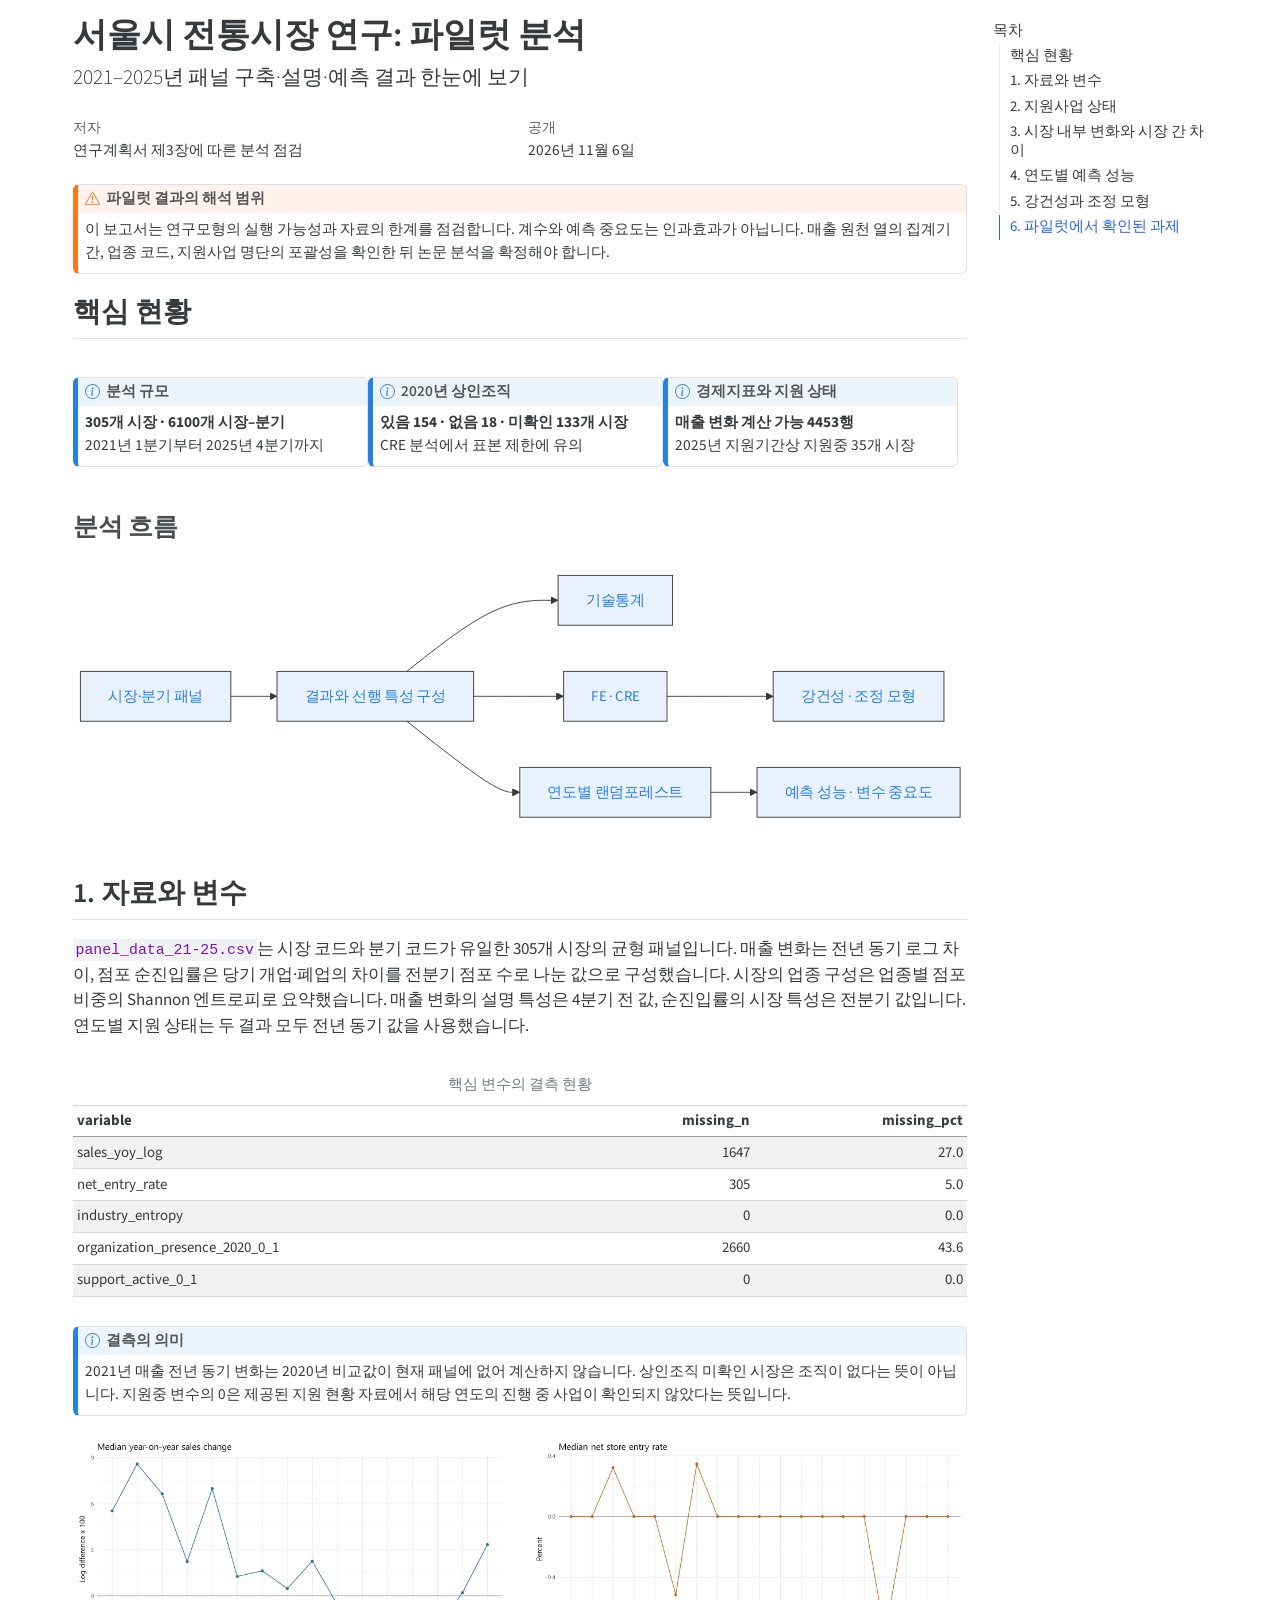
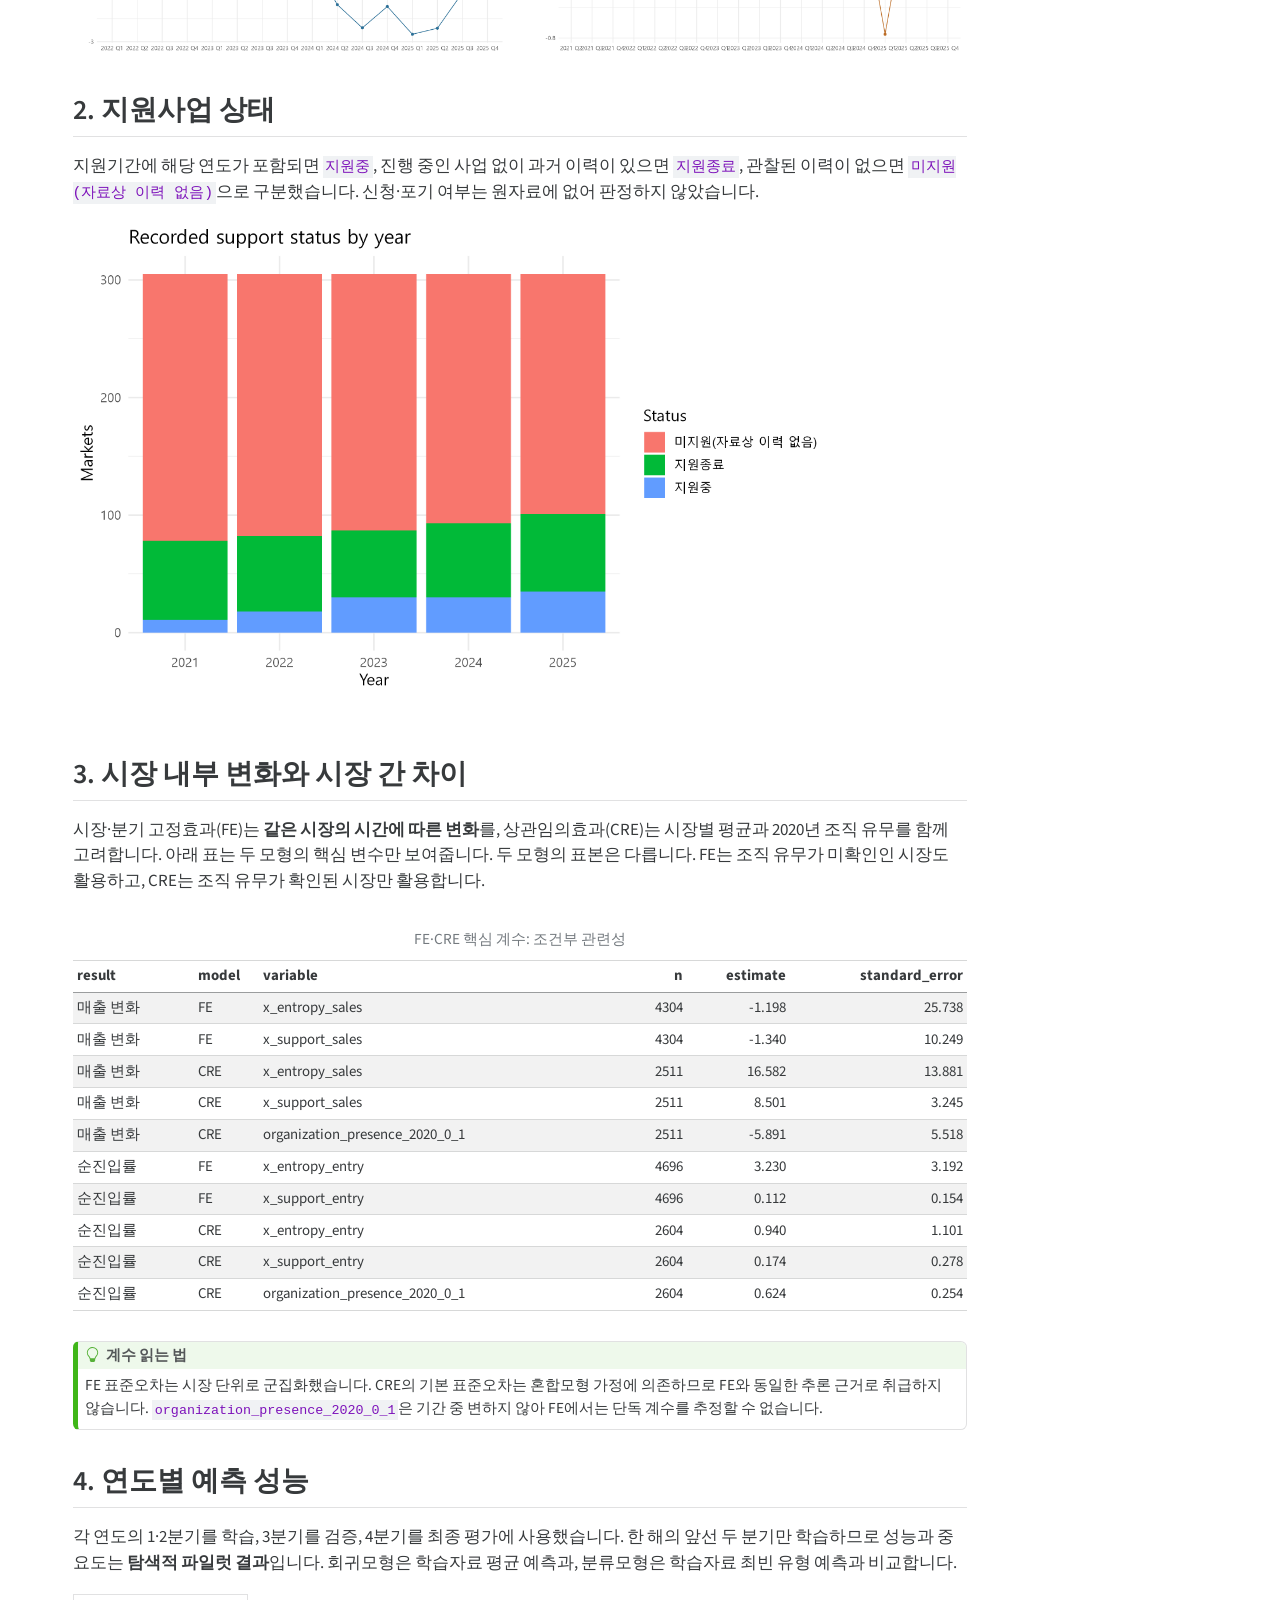
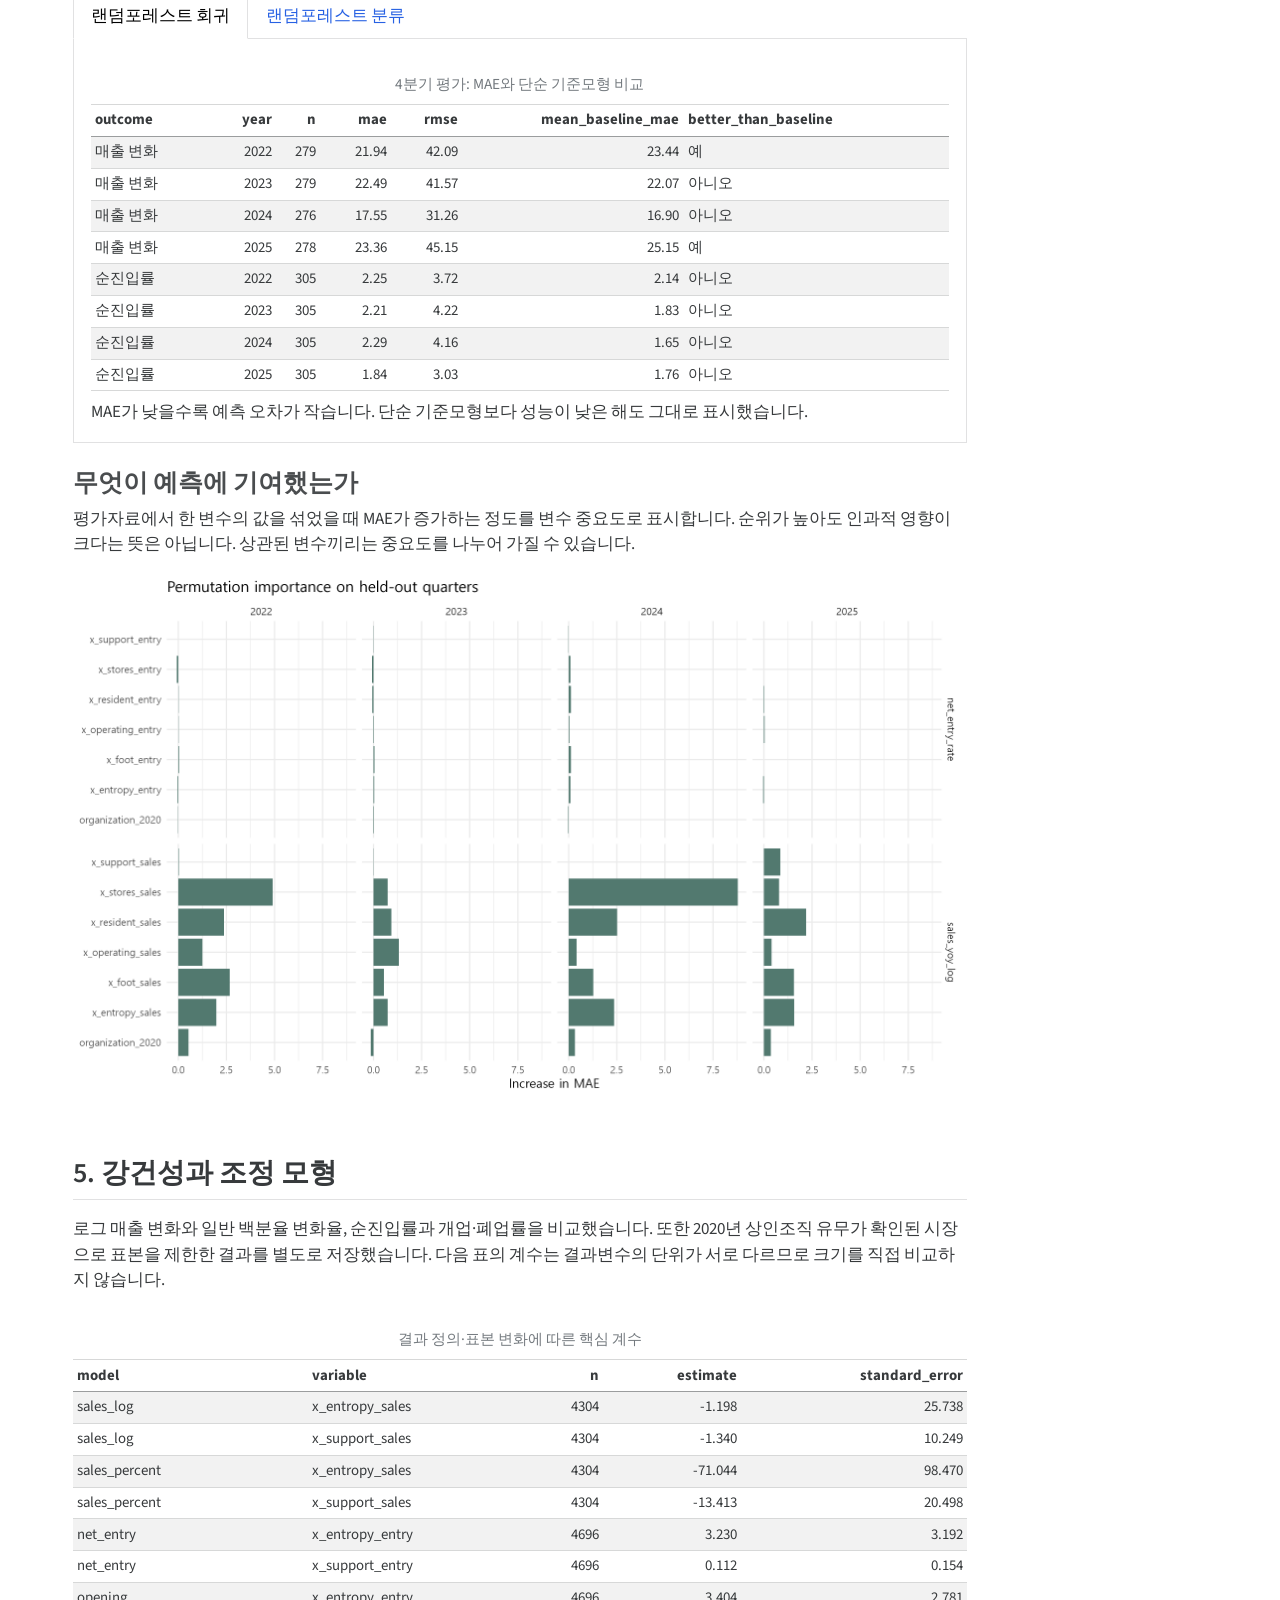
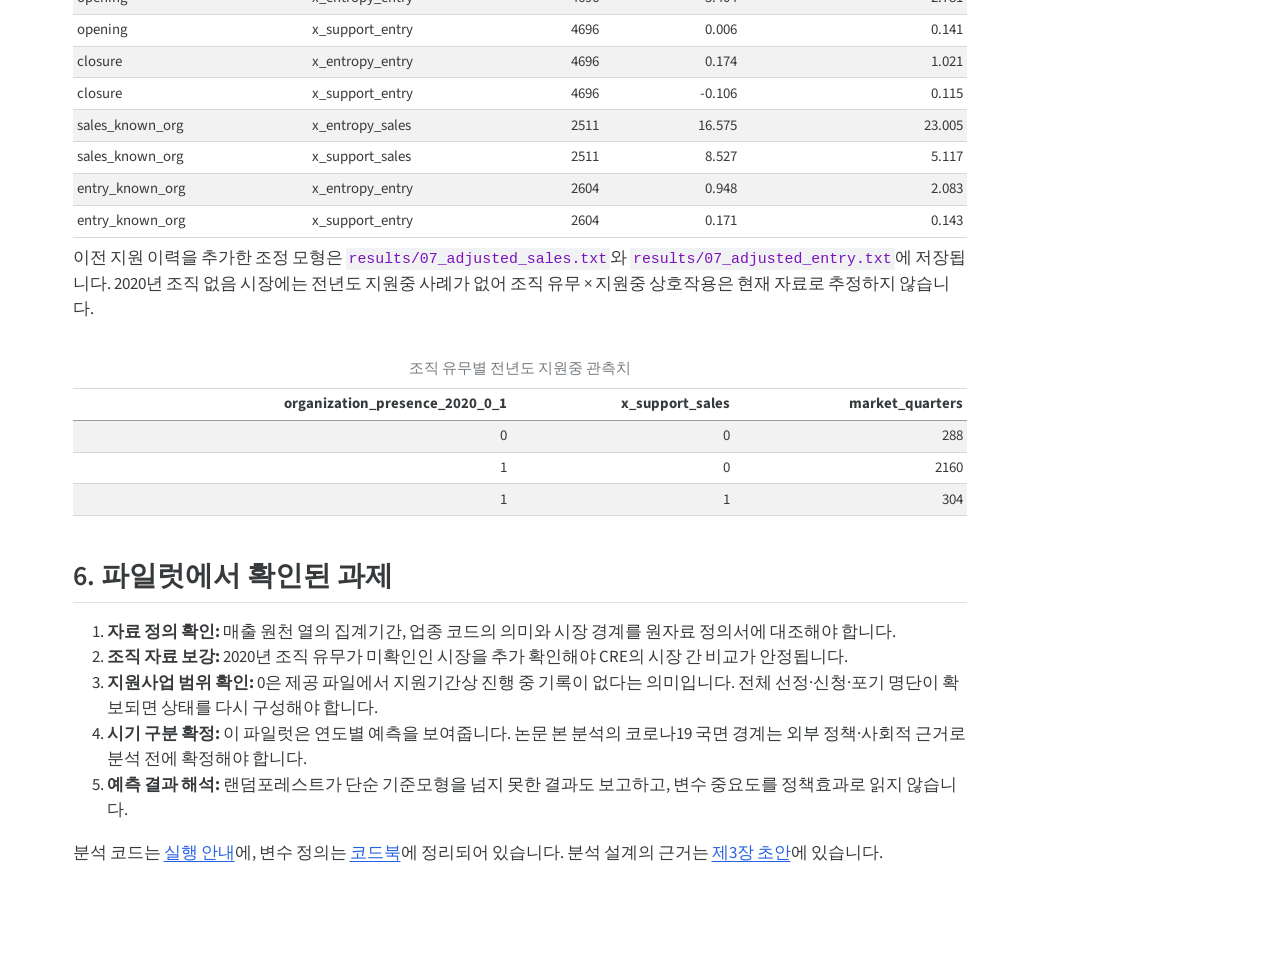
<file: projects/chwoun0515/code/pilot.html>
<!DOCTYPE html>
<html xmlns="http://www.w3.org/1999/xhtml" lang="ko" xml:lang="ko"><head>

<meta charset="utf-8">
<meta name="generator" content="quarto-1.10.18">

<meta name="viewport" content="width=device-width, initial-scale=1.0, user-scalable=yes">

<meta name="author" content="연구계획서 제3장에 따른 분석 점검">

<title>서울시 전통시장 연구: 파일럿 분석</title>
<style>
/* Default styles provided by pandoc.
** See https://pandoc.org/MANUAL.html#variables-for-html for config info.
*/
span.smallcaps{font-variant: small-caps;}
div.columns{display: flex; gap: 1.5em;}
div.column{flex: auto;}
@media screen {
div.columns{gap: min(4vw, 1.5em);}
div.column{overflow-x: auto;}
}
div.hanging-indent{margin-left: 1.5em; text-indent: -1.5em;}
ul.task-list{list-style: none;}
ul.task-list li input[type="checkbox"] {
  width: 0.8em;
  margin: 0 0.8em 0.2em -1em; /* quarto-specific, see https://github.com/quarto-dev/quarto-cli/issues/4556 */ 
  vertical-align: middle;
}
</style>


<script src="pilot_files/libs/clipboard/clipboard.min.js"></script>
<script src="pilot_files/libs/quarto-html/quarto.js" type="module"></script>
<script src="pilot_files/libs/quarto-html/tabsets/tabsets.js" type="module"></script>
<script src="pilot_files/libs/quarto-html/popper.min.js"></script>
<script src="pilot_files/libs/quarto-html/tippy.umd.min.js"></script>
<script src="pilot_files/libs/quarto-html/anchor.min.js"></script>
<link href="pilot_files/libs/quarto-html/tippy.css" rel="stylesheet">
<link href="pilot_files/libs/quarto-html/quarto-syntax-highlighting-64a204ab8560d761af7679ceaba22944.css" rel="stylesheet" id="quarto-text-highlighting-styles">
<script src="pilot_files/libs/bootstrap/bootstrap.min.js"></script>
<link href="pilot_files/libs/bootstrap/bootstrap-icons.css" rel="stylesheet">
<link href="pilot_files/libs/bootstrap/bootstrap-62e2d20df198e8a01bb734742f2e28cf.min.css" rel="stylesheet" append-hash="true" id="quarto-bootstrap" data-mode="light">
<script src="pilot_files/libs/quarto-diagram/mermaid.min.js"></script>
<script src="pilot_files/libs/quarto-diagram/mermaid-init.js"></script>
<link href="pilot_files/libs/quarto-diagram/mermaid.css" rel="stylesheet">


</head>

<body class="quarto-light">

<div id="quarto-content" class="page-columns page-rows-contents page-layout-full">
<div id="quarto-margin-sidebar" class="sidebar margin-sidebar">
  <nav id="TOC" role="doc-toc" class="toc-active">
    <h2 id="toc-title">목차</h2>
   
  <ul class="collapse">
  <li><a href="#핵심-현황" id="toc-핵심-현황" class="nav-link active" data-scroll-target="#핵심-현황">핵심 현황</a></li>
  <li><a href="#자료와-변수" id="toc-자료와-변수" class="nav-link" data-scroll-target="#자료와-변수">1. 자료와 변수</a></li>
  <li><a href="#지원사업-상태" id="toc-지원사업-상태" class="nav-link" data-scroll-target="#지원사업-상태">2. 지원사업 상태</a></li>
  <li><a href="#시장-내부-변화와-시장-간-차이" id="toc-시장-내부-변화와-시장-간-차이" class="nav-link" data-scroll-target="#시장-내부-변화와-시장-간-차이">3. 시장 내부 변화와 시장 간 차이</a></li>
  <li><a href="#연도별-예측-성능" id="toc-연도별-예측-성능" class="nav-link" data-scroll-target="#연도별-예측-성능">4. 연도별 예측 성능</a></li>
  <li><a href="#강건성과-조정-모형" id="toc-강건성과-조정-모형" class="nav-link" data-scroll-target="#강건성과-조정-모형">5. 강건성과 조정 모형</a></li>
  <li><a href="#파일럿에서-확인된-과제" id="toc-파일럿에서-확인된-과제" class="nav-link" data-scroll-target="#파일럿에서-확인된-과제">6. 파일럿에서 확인된 과제</a></li>
  </ul>
</nav>
</div>
<main class="content column-page-left" id="quarto-document-content">

<header id="title-block-header" class="quarto-title-block default">
<div class="quarto-title">
<h1 class="title">서울시 전통시장 연구: 파일럿 분석</h1>
<p class="subtitle lead">2021–2025년 패널 구축·설명·예측 결과 한눈에 보기</p>
</div>



<div class="quarto-title-meta column-page-left">

    <div>
    <div class="quarto-title-meta-heading">저자</div>
    <div class="quarto-title-meta-contents">
             <p>연구계획서 제3장에 따른 분석 점검 </p>
          </div>
  </div>
    
    <div>
    <div class="quarto-title-meta-heading">공개</div>
    <div class="quarto-title-meta-contents">
      <p class="date">2026년 11월 6일</p>
    </div>
  </div>
  
    
  </div>
  


</header>


<div class="callout callout-style-default callout-warning callout-titled" title="파일럿 결과의 해석 범위">
<div class="callout-header d-flex align-content-center">
<div class="callout-icon-container">
<i class="callout-icon"></i>
</div>
<div class="callout-title-container flex-fill">
<span class="screen-reader-only">경고</span>파일럿 결과의 해석 범위
</div>
</div>
<div class="callout-body-container callout-body">
<p>이 보고서는 연구모형의 실행 가능성과 자료의 한계를 점검합니다. 계수와 예측 중요도는 인과효과가 아닙니다. 매출 원천 열의 집계기간, 업종 코드, 지원사업 명단의 포괄성을 확인한 뒤 논문 분석을 확정해야 합니다.</p>
</div>
</div>
<section id="핵심-현황" class="level2">
<h2 class="anchored" data-anchor-id="핵심-현황">핵심 현황</h2>
<div class="columns">
<div class="column" style="width:33%;">
<div class="callout callout-style-default callout-note callout-titled" title="분석 규모">
<div class="callout-header d-flex align-content-center">
<div class="callout-icon-container">
<i class="callout-icon"></i>
</div>
<div class="callout-title-container flex-fill">
<span class="screen-reader-only">노트</span>분석 규모
</div>
</div>
<div class="callout-body-container callout-body">
<p><strong>305개 시장 · 6100개 시장–분기</strong><br>
2021년 1분기부터 2025년 4분기까지</p>
</div>
</div>
</div><div class="column" style="width:33%;">
<div class="callout callout-style-default callout-note callout-titled" title="2020년 상인조직">
<div class="callout-header d-flex align-content-center">
<div class="callout-icon-container">
<i class="callout-icon"></i>
</div>
<div class="callout-title-container flex-fill">
<span class="screen-reader-only">노트</span>2020년 상인조직
</div>
</div>
<div class="callout-body-container callout-body">
<p><strong>있음 154 · 없음 18 · 미확인 133개 시장</strong><br>
CRE 분석에서 표본 제한에 유의</p>
</div>
</div>
</div><div class="column" style="width:33%;">
<div class="callout callout-style-default callout-note callout-titled" title="경제지표와 지원 상태">
<div class="callout-header d-flex align-content-center">
<div class="callout-icon-container">
<i class="callout-icon"></i>
</div>
<div class="callout-title-container flex-fill">
<span class="screen-reader-only">노트</span>경제지표와 지원 상태
</div>
</div>
<div class="callout-body-container callout-body">
<p><strong>매출 변화 계산 가능 4453행</strong><br>
2025년 지원기간상 지원중 35개 시장</p>
</div>
</div>
</div>
</div>
<section id="분석-흐름" class="level3">
<h3 class="anchored" data-anchor-id="분석-흐름">분석 흐름</h3>
<div class="cell" data-layout-align="default">
<div class="cell-output-display">
<div>
<p></p><figure class="figure"><p></p>
<div>
<pre class="mermaid mermaid-js">flowchart LR
  A[시장·분기 패널] --&gt; B[결과와 선행 특성 구성]
  B --&gt; C[기술통계]
  B --&gt; D[FE · CRE]
  B --&gt; E[연도별 랜덤포레스트]
  D --&gt; F[강건성 · 조정 모형]
  E --&gt; G[예측 성능 · 변수 중요도]
</pre>
</div>
<p></p></figure><p></p>
</div>
</div>
</div>
</section>
</section>
<section id="자료와-변수" class="level2">
<h2 class="anchored" data-anchor-id="자료와-변수">1. 자료와 변수</h2>
<p><code>panel_data_21-25.csv</code>는 시장 코드와 분기 코드가 유일한 305개 시장의 균형 패널입니다. 매출 변화는 전년 동기 로그 차이, 점포 순진입률은 당기 개업·폐업의 차이를 전분기 점포 수로 나눈 값으로 구성했습니다. 시장의 업종 구성은 업종별 점포 비중의 Shannon 엔트로피로 요약했습니다. 매출 변화의 설명 특성은 4분기 전 값, 순진입률의 시장 특성은 전분기 값입니다. 연도별 지원 상태는 두 결과 모두 전년 동기 값을 사용했습니다.</p>
<div class="cell">
<div class="cell-output-display">
<table class="caption-top table table-sm table-striped small">
<caption>핵심 변수의 결측 현황</caption>
<thead>
<tr class="header">
<th style="text-align: left;">variable</th>
<th style="text-align: right;">missing_n</th>
<th style="text-align: right;">missing_pct</th>
</tr>
</thead>
<tbody>
<tr class="odd">
<td style="text-align: left;">sales_yoy_log</td>
<td style="text-align: right;">1647</td>
<td style="text-align: right;">27.0</td>
</tr>
<tr class="even">
<td style="text-align: left;">net_entry_rate</td>
<td style="text-align: right;">305</td>
<td style="text-align: right;">5.0</td>
</tr>
<tr class="odd">
<td style="text-align: left;">industry_entropy</td>
<td style="text-align: right;">0</td>
<td style="text-align: right;">0.0</td>
</tr>
<tr class="even">
<td style="text-align: left;">organization_presence_2020_0_1</td>
<td style="text-align: right;">2660</td>
<td style="text-align: right;">43.6</td>
</tr>
<tr class="odd">
<td style="text-align: left;">support_active_0_1</td>
<td style="text-align: right;">0</td>
<td style="text-align: right;">0.0</td>
</tr>
</tbody>
</table>
</div>
</div>
<div class="callout callout-style-default callout-note callout-titled" title="결측의 의미">
<div class="callout-header d-flex align-content-center">
<div class="callout-icon-container">
<i class="callout-icon"></i>
</div>
<div class="callout-title-container flex-fill">
<span class="screen-reader-only">노트</span>결측의 의미
</div>
</div>
<div class="callout-body-container callout-body">
<p>2021년 매출 전년 동기 변화는 2020년 비교값이 현재 패널에 없어 계산하지 않습니다. 상인조직 미확인 시장은 조직이 없다는 뜻이 아닙니다. 지원중 변수의 0은 제공된 지원 현황 자료에서 해당 연도의 진행 중 사업이 확인되지 않았다는 뜻입니다.</p>
</div>
</div>
<div class="cell quarto-layout-panel" data-layout-ncol="2">
<div class="quarto-layout-row">
<div class="quarto-layout-cell" style="flex-basis: 50.0%;justify-content: center;">
<p><img src="results/08_sales_trend.png" class="img-fluid"></p>
</div>
<div class="quarto-layout-cell" style="flex-basis: 50.0%;justify-content: center;">
<p><img src="results/08_entry_trend.png" class="img-fluid"></p>
</div>
</div>
</div>
</section>
<section id="지원사업-상태" class="level2">
<h2 class="anchored" data-anchor-id="지원사업-상태">2. 지원사업 상태</h2>
<p>지원기간에 해당 연도가 포함되면 <code>지원중</code>, 진행 중인 사업 없이 과거 이력이 있으면 <code>지원종료</code>, 관찰된 이력이 없으면 <code>미지원(자료상 이력 없음)</code>으로 구분했습니다. 신청·포기 여부는 원자료에 없어 판정하지 않았습니다.</p>
<div class="cell">
<div class="cell-output-display">
<div>
<figure class="figure">
<p><img src="results/08_support_by_year.png" class="img-fluid figure-img" style="width:85.0%"></p>
</figure>
</div>
</div>
</div>
</section>
<section id="시장-내부-변화와-시장-간-차이" class="level2">
<h2 class="anchored" data-anchor-id="시장-내부-변화와-시장-간-차이">3. 시장 내부 변화와 시장 간 차이</h2>
<p>시장·분기 고정효과(FE)는 <strong>같은 시장의 시간에 따른 변화</strong>를, 상관임의효과(CRE)는 시장별 평균과 2020년 조직 유무를 함께 고려합니다. 아래 표는 두 모형의 핵심 변수만 보여줍니다. 두 모형의 표본은 다릅니다. FE는 조직 유무가 미확인인 시장도 활용하고, CRE는 조직 유무가 확인된 시장만 활용합니다.</p>
<div class="cell">
<div class="cell-output-display">
<table class="caption-top table table-sm table-striped small">
<caption>FE·CRE 핵심 계수: 조건부 관련성</caption>
<colgroup>
<col style="width: 13%">
<col style="width: 7%">
<col style="width: 40%">
<col style="width: 6%">
<col style="width: 11%">
<col style="width: 19%">
</colgroup>
<thead>
<tr class="header">
<th style="text-align: left;">result</th>
<th style="text-align: left;">model</th>
<th style="text-align: left;">variable</th>
<th style="text-align: right;">n</th>
<th style="text-align: right;">estimate</th>
<th style="text-align: right;">standard_error</th>
</tr>
</thead>
<tbody>
<tr class="odd">
<td style="text-align: left;">매출 변화</td>
<td style="text-align: left;">FE</td>
<td style="text-align: left;">x_entropy_sales</td>
<td style="text-align: right;">4304</td>
<td style="text-align: right;">-1.198</td>
<td style="text-align: right;">25.738</td>
</tr>
<tr class="even">
<td style="text-align: left;">매출 변화</td>
<td style="text-align: left;">FE</td>
<td style="text-align: left;">x_support_sales</td>
<td style="text-align: right;">4304</td>
<td style="text-align: right;">-1.340</td>
<td style="text-align: right;">10.249</td>
</tr>
<tr class="odd">
<td style="text-align: left;">매출 변화</td>
<td style="text-align: left;">CRE</td>
<td style="text-align: left;">x_entropy_sales</td>
<td style="text-align: right;">2511</td>
<td style="text-align: right;">16.582</td>
<td style="text-align: right;">13.881</td>
</tr>
<tr class="even">
<td style="text-align: left;">매출 변화</td>
<td style="text-align: left;">CRE</td>
<td style="text-align: left;">x_support_sales</td>
<td style="text-align: right;">2511</td>
<td style="text-align: right;">8.501</td>
<td style="text-align: right;">3.245</td>
</tr>
<tr class="odd">
<td style="text-align: left;">매출 변화</td>
<td style="text-align: left;">CRE</td>
<td style="text-align: left;">organization_presence_2020_0_1</td>
<td style="text-align: right;">2511</td>
<td style="text-align: right;">-5.891</td>
<td style="text-align: right;">5.518</td>
</tr>
<tr class="even">
<td style="text-align: left;">순진입률</td>
<td style="text-align: left;">FE</td>
<td style="text-align: left;">x_entropy_entry</td>
<td style="text-align: right;">4696</td>
<td style="text-align: right;">3.230</td>
<td style="text-align: right;">3.192</td>
</tr>
<tr class="odd">
<td style="text-align: left;">순진입률</td>
<td style="text-align: left;">FE</td>
<td style="text-align: left;">x_support_entry</td>
<td style="text-align: right;">4696</td>
<td style="text-align: right;">0.112</td>
<td style="text-align: right;">0.154</td>
</tr>
<tr class="even">
<td style="text-align: left;">순진입률</td>
<td style="text-align: left;">CRE</td>
<td style="text-align: left;">x_entropy_entry</td>
<td style="text-align: right;">2604</td>
<td style="text-align: right;">0.940</td>
<td style="text-align: right;">1.101</td>
</tr>
<tr class="odd">
<td style="text-align: left;">순진입률</td>
<td style="text-align: left;">CRE</td>
<td style="text-align: left;">x_support_entry</td>
<td style="text-align: right;">2604</td>
<td style="text-align: right;">0.174</td>
<td style="text-align: right;">0.278</td>
</tr>
<tr class="even">
<td style="text-align: left;">순진입률</td>
<td style="text-align: left;">CRE</td>
<td style="text-align: left;">organization_presence_2020_0_1</td>
<td style="text-align: right;">2604</td>
<td style="text-align: right;">0.624</td>
<td style="text-align: right;">0.254</td>
</tr>
</tbody>
</table>
</div>
</div>
<div class="callout callout-style-default callout-tip callout-titled" title="계수 읽는 법">
<div class="callout-header d-flex align-content-center">
<div class="callout-icon-container">
<i class="callout-icon"></i>
</div>
<div class="callout-title-container flex-fill">
<span class="screen-reader-only">힌트</span>계수 읽는 법
</div>
</div>
<div class="callout-body-container callout-body">
<p>FE 표준오차는 시장 단위로 군집화했습니다. CRE의 기본 표준오차는 혼합모형 가정에 의존하므로 FE와 동일한 추론 근거로 취급하지 않습니다. <code>organization_presence_2020_0_1</code>은 기간 중 변하지 않아 FE에서는 단독 계수를 추정할 수 없습니다.</p>
</div>
</div>
</section>
<section id="연도별-예측-성능" class="level2">
<h2 class="anchored" data-anchor-id="연도별-예측-성능">4. 연도별 예측 성능</h2>
<p>각 연도의 1·2분기를 학습, 3분기를 검증, 4분기를 최종 평가에 사용했습니다. 한 해의 앞선 두 분기만 학습하므로 성능과 중요도는 <strong>탐색적 파일럿 결과</strong>입니다. 회귀모형은 학습자료 평균 예측과, 분류모형은 학습자료 최빈 유형 예측과 비교합니다.</p>
<div class="tabset-margin-container"></div><div class="panel-tabset">
<ul class="nav nav-tabs" role="tablist"><li class="nav-item" role="presentation"><a class="nav-link active" id="tabset-1-1-tab" data-bs-toggle="tab" data-bs-target="#tabset-1-1" role="tab" aria-controls="tabset-1-1" aria-selected="true" href="">랜덤포레스트 회귀</a></li><li class="nav-item" role="presentation"><a class="nav-link" id="tabset-1-2-tab" data-bs-toggle="tab" data-bs-target="#tabset-1-2" role="tab" aria-controls="tabset-1-2" aria-selected="false" href="">랜덤포레스트 분류</a></li></ul>
<div class="tab-content">
<div id="tabset-1-1" class="tab-pane active" role="tabpanel" aria-labelledby="tabset-1-1-tab">
<div class="cell">
<div class="cell-output-display">
<table class="caption-top table table-sm table-striped small">
<caption>4분기 평가: MAE와 단순 기준모형 비교</caption>
<colgroup>
<col style="width: 14%">
<col style="width: 7%">
<col style="width: 5%">
<col style="width: 8%">
<col style="width: 8%">
<col style="width: 25%">
<col style="width: 30%">
</colgroup>
<thead>
<tr class="header">
<th style="text-align: left;">outcome</th>
<th style="text-align: right;">year</th>
<th style="text-align: right;">n</th>
<th style="text-align: right;">mae</th>
<th style="text-align: right;">rmse</th>
<th style="text-align: right;">mean_baseline_mae</th>
<th style="text-align: left;">better_than_baseline</th>
</tr>
</thead>
<tbody>
<tr class="odd">
<td style="text-align: left;">매출 변화</td>
<td style="text-align: right;">2022</td>
<td style="text-align: right;">279</td>
<td style="text-align: right;">21.94</td>
<td style="text-align: right;">42.09</td>
<td style="text-align: right;">23.44</td>
<td style="text-align: left;">예</td>
</tr>
<tr class="even">
<td style="text-align: left;">매출 변화</td>
<td style="text-align: right;">2023</td>
<td style="text-align: right;">279</td>
<td style="text-align: right;">22.49</td>
<td style="text-align: right;">41.57</td>
<td style="text-align: right;">22.07</td>
<td style="text-align: left;">아니오</td>
</tr>
<tr class="odd">
<td style="text-align: left;">매출 변화</td>
<td style="text-align: right;">2024</td>
<td style="text-align: right;">276</td>
<td style="text-align: right;">17.55</td>
<td style="text-align: right;">31.26</td>
<td style="text-align: right;">16.90</td>
<td style="text-align: left;">아니오</td>
</tr>
<tr class="even">
<td style="text-align: left;">매출 변화</td>
<td style="text-align: right;">2025</td>
<td style="text-align: right;">278</td>
<td style="text-align: right;">23.36</td>
<td style="text-align: right;">45.15</td>
<td style="text-align: right;">25.15</td>
<td style="text-align: left;">예</td>
</tr>
<tr class="odd">
<td style="text-align: left;">순진입률</td>
<td style="text-align: right;">2022</td>
<td style="text-align: right;">305</td>
<td style="text-align: right;">2.25</td>
<td style="text-align: right;">3.72</td>
<td style="text-align: right;">2.14</td>
<td style="text-align: left;">아니오</td>
</tr>
<tr class="even">
<td style="text-align: left;">순진입률</td>
<td style="text-align: right;">2023</td>
<td style="text-align: right;">305</td>
<td style="text-align: right;">2.21</td>
<td style="text-align: right;">4.22</td>
<td style="text-align: right;">1.83</td>
<td style="text-align: left;">아니오</td>
</tr>
<tr class="odd">
<td style="text-align: left;">순진입률</td>
<td style="text-align: right;">2024</td>
<td style="text-align: right;">305</td>
<td style="text-align: right;">2.29</td>
<td style="text-align: right;">4.16</td>
<td style="text-align: right;">1.65</td>
<td style="text-align: left;">아니오</td>
</tr>
<tr class="even">
<td style="text-align: left;">순진입률</td>
<td style="text-align: right;">2025</td>
<td style="text-align: right;">305</td>
<td style="text-align: right;">1.84</td>
<td style="text-align: right;">3.03</td>
<td style="text-align: right;">1.76</td>
<td style="text-align: left;">아니오</td>
</tr>
</tbody>
</table>
</div>
</div>
<p>MAE가 낮을수록 예측 오차가 작습니다. 단순 기준모형보다 성능이 낮은 해도 그대로 표시했습니다.</p>
</div>
<div id="tabset-1-2" class="tab-pane" role="tabpanel" aria-labelledby="tabset-1-2-tab">
<p>매출 변화와 순진입률의 부호를 조합한 네 유형을 분류합니다. 0이라는 기준은 분석 전에 고정한 기술적 구분이며, 회복 성공·실패의 확정적 분류가 아닙니다.</p>
<div class="cell">
<div class="cell-output-display">
<table class="caption-top table table-sm table-striped small">
<caption>4분기 평가: 정확도와 최빈 유형 기준모형 비교</caption>
<thead>
<tr class="header">
<th style="text-align: right;">year</th>
<th style="text-align: right;">n</th>
<th style="text-align: right;">accuracy</th>
<th style="text-align: right;">majority_baseline</th>
<th style="text-align: left;">better_than_baseline</th>
</tr>
</thead>
<tbody>
<tr class="odd">
<td style="text-align: right;">2022</td>
<td style="text-align: right;">279</td>
<td style="text-align: right;">0.416</td>
<td style="text-align: right;">0.419</td>
<td style="text-align: left;">아니오</td>
</tr>
<tr class="even">
<td style="text-align: right;">2023</td>
<td style="text-align: right;">279</td>
<td style="text-align: right;">0.358</td>
<td style="text-align: right;">0.376</td>
<td style="text-align: left;">아니오</td>
</tr>
<tr class="odd">
<td style="text-align: right;">2024</td>
<td style="text-align: right;">276</td>
<td style="text-align: right;">0.312</td>
<td style="text-align: right;">0.250</td>
<td style="text-align: left;">예</td>
</tr>
<tr class="even">
<td style="text-align: right;">2025</td>
<td style="text-align: right;">278</td>
<td style="text-align: right;">0.281</td>
<td style="text-align: right;">0.198</td>
<td style="text-align: left;">예</td>
</tr>
</tbody>
</table>
</div>
</div>
<p>유형별 정밀도와 재현율은 <code>results/04_classification_by_class.csv</code>에서 확인할 수 있습니다.</p>
</div>
</div>
</div>
<section id="무엇이-예측에-기여했는가" class="level3">
<h3 class="anchored" data-anchor-id="무엇이-예측에-기여했는가">무엇이 예측에 기여했는가</h3>
<p>평가자료에서 한 변수의 값을 섞었을 때 MAE가 증가하는 정도를 변수 중요도로 표시합니다. 순위가 높아도 인과적 영향이 크다는 뜻은 아닙니다. 상관된 변수끼리는 중요도를 나누어 가질 수 있습니다.</p>
<div class="cell">
<div class="cell-output-display">
<div>
<figure class="figure">
<p><img src="results/08_rf_importance.png" class="img-fluid figure-img" style="width:100.0%"></p>
</figure>
</div>
</div>
</div>
</section>
</section>
<section id="강건성과-조정-모형" class="level2">
<h2 class="anchored" data-anchor-id="강건성과-조정-모형">5. 강건성과 조정 모형</h2>
<p>로그 매출 변화와 일반 백분율 변화율, 순진입률과 개업·폐업률을 비교했습니다. 또한 2020년 상인조직 유무가 확인된 시장으로 표본을 제한한 결과를 별도로 저장했습니다. 다음 표의 계수는 결과변수의 단위가 서로 다르므로 크기를 직접 비교하지 않습니다.</p>
<div class="cell">
<div class="cell-output-display">
<table class="caption-top table table-sm table-striped small">
<caption>결과 정의·표본 변화에 따른 핵심 계수</caption>
<thead>
<tr class="header">
<th style="text-align: left;">model</th>
<th style="text-align: left;">variable</th>
<th style="text-align: right;">n</th>
<th style="text-align: right;">estimate</th>
<th style="text-align: right;">standard_error</th>
</tr>
</thead>
<tbody>
<tr class="odd">
<td style="text-align: left;">sales_log</td>
<td style="text-align: left;">x_entropy_sales</td>
<td style="text-align: right;">4304</td>
<td style="text-align: right;">-1.198</td>
<td style="text-align: right;">25.738</td>
</tr>
<tr class="even">
<td style="text-align: left;">sales_log</td>
<td style="text-align: left;">x_support_sales</td>
<td style="text-align: right;">4304</td>
<td style="text-align: right;">-1.340</td>
<td style="text-align: right;">10.249</td>
</tr>
<tr class="odd">
<td style="text-align: left;">sales_percent</td>
<td style="text-align: left;">x_entropy_sales</td>
<td style="text-align: right;">4304</td>
<td style="text-align: right;">-71.044</td>
<td style="text-align: right;">98.470</td>
</tr>
<tr class="even">
<td style="text-align: left;">sales_percent</td>
<td style="text-align: left;">x_support_sales</td>
<td style="text-align: right;">4304</td>
<td style="text-align: right;">-13.413</td>
<td style="text-align: right;">20.498</td>
</tr>
<tr class="odd">
<td style="text-align: left;">net_entry</td>
<td style="text-align: left;">x_entropy_entry</td>
<td style="text-align: right;">4696</td>
<td style="text-align: right;">3.230</td>
<td style="text-align: right;">3.192</td>
</tr>
<tr class="even">
<td style="text-align: left;">net_entry</td>
<td style="text-align: left;">x_support_entry</td>
<td style="text-align: right;">4696</td>
<td style="text-align: right;">0.112</td>
<td style="text-align: right;">0.154</td>
</tr>
<tr class="odd">
<td style="text-align: left;">opening</td>
<td style="text-align: left;">x_entropy_entry</td>
<td style="text-align: right;">4696</td>
<td style="text-align: right;">3.404</td>
<td style="text-align: right;">2.781</td>
</tr>
<tr class="even">
<td style="text-align: left;">opening</td>
<td style="text-align: left;">x_support_entry</td>
<td style="text-align: right;">4696</td>
<td style="text-align: right;">0.006</td>
<td style="text-align: right;">0.141</td>
</tr>
<tr class="odd">
<td style="text-align: left;">closure</td>
<td style="text-align: left;">x_entropy_entry</td>
<td style="text-align: right;">4696</td>
<td style="text-align: right;">0.174</td>
<td style="text-align: right;">1.021</td>
</tr>
<tr class="even">
<td style="text-align: left;">closure</td>
<td style="text-align: left;">x_support_entry</td>
<td style="text-align: right;">4696</td>
<td style="text-align: right;">-0.106</td>
<td style="text-align: right;">0.115</td>
</tr>
<tr class="odd">
<td style="text-align: left;">sales_known_org</td>
<td style="text-align: left;">x_entropy_sales</td>
<td style="text-align: right;">2511</td>
<td style="text-align: right;">16.575</td>
<td style="text-align: right;">23.005</td>
</tr>
<tr class="even">
<td style="text-align: left;">sales_known_org</td>
<td style="text-align: left;">x_support_sales</td>
<td style="text-align: right;">2511</td>
<td style="text-align: right;">8.527</td>
<td style="text-align: right;">5.117</td>
</tr>
<tr class="odd">
<td style="text-align: left;">entry_known_org</td>
<td style="text-align: left;">x_entropy_entry</td>
<td style="text-align: right;">2604</td>
<td style="text-align: right;">0.948</td>
<td style="text-align: right;">2.083</td>
</tr>
<tr class="even">
<td style="text-align: left;">entry_known_org</td>
<td style="text-align: left;">x_support_entry</td>
<td style="text-align: right;">2604</td>
<td style="text-align: right;">0.171</td>
<td style="text-align: right;">0.143</td>
</tr>
</tbody>
</table>
</div>
</div>
<p>이전 지원 이력을 추가한 조정 모형은 <code>results/07_adjusted_sales.txt</code>와 <code>results/07_adjusted_entry.txt</code>에 저장됩니다. 2020년 조직 없음 시장에는 전년도 지원중 사례가 없어 조직 유무 × 지원중 상호작용은 현재 자료로 추정하지 않습니다.</p>
<div class="cell">
<div class="cell-output-display">
<table class="caption-top table table-sm table-striped small">
<caption>조직 유무별 전년도 지원중 관측치</caption>
<thead>
<tr class="header">
<th style="text-align: right;">organization_presence_2020_0_1</th>
<th style="text-align: right;">x_support_sales</th>
<th style="text-align: right;">market_quarters</th>
</tr>
</thead>
<tbody>
<tr class="odd">
<td style="text-align: right;">0</td>
<td style="text-align: right;">0</td>
<td style="text-align: right;">288</td>
</tr>
<tr class="even">
<td style="text-align: right;">1</td>
<td style="text-align: right;">0</td>
<td style="text-align: right;">2160</td>
</tr>
<tr class="odd">
<td style="text-align: right;">1</td>
<td style="text-align: right;">1</td>
<td style="text-align: right;">304</td>
</tr>
</tbody>
</table>
</div>
</div>
</section>
<section id="파일럿에서-확인된-과제" class="level2">
<h2 class="anchored" data-anchor-id="파일럿에서-확인된-과제">6. 파일럿에서 확인된 과제</h2>
<ol type="1">
<li><strong>자료 정의 확인:</strong> 매출 원천 열의 집계기간, 업종 코드의 의미와 시장 경계를 원자료 정의서에 대조해야 합니다.</li>
<li><strong>조직 자료 보강:</strong> 2020년 조직 유무가 미확인인 시장을 추가 확인해야 CRE의 시장 간 비교가 안정됩니다.</li>
<li><strong>지원사업 범위 확인:</strong> 0은 제공 파일에서 지원기간상 진행 중 기록이 없다는 의미입니다. 전체 선정·신청·포기 명단이 확보되면 상태를 다시 구성해야 합니다.</li>
<li><strong>시기 구분 확정:</strong> 이 파일럿은 연도별 예측을 보여줍니다. 논문 본 분석의 코로나19 국면 경계는 외부 정책·사회적 근거로 분석 전에 확정해야 합니다.</li>
<li><strong>예측 결과 해석:</strong> 랜덤포레스트가 단순 기준모형을 넘지 못한 결과도 보고하고, 변수 중요도를 정책효과로 읽지 않습니다.</li>
</ol>
<p>분석 코드는 <a href="ANALYSIS_SCRIPTS_README.md">실행 안내</a>에, 변수 정의는 <a href="panel_data_21-25_codebook.csv">코드북</a>에 정리되어 있습니다. 분석 설계의 근거는 <a href="../../../../../../05_writing/research_plan_20261031/제3장_연구설계_및_분석방법_초안_패널반영.md">제3장 초안</a>에 있습니다.</p>
</section>

</main>
<!-- /main column -->
<script id="quarto-html-after-body" type="application/javascript">
  window.document.addEventListener("DOMContentLoaded", function (event) {
    const icon = "";
    const anchorJS = new window.AnchorJS();
    anchorJS.options = {
      placement: 'right',
      icon: icon
    };
    anchorJS.add('.anchored');
    const isCodeAnnotation = (el) => {
      for (const clz of el.classList) {
        if (clz.startsWith('code-annotation-')) {                     
          return true;
        }
      }
      return false;
    }
    const onCopySuccess = function(e) {
      // button target
      const button = e.trigger;
      // don't keep focus
      button.blur();
      // flash "checked"
      button.classList.add('code-copy-button-checked');
      var currentTitle = button.getAttribute("title");
      button.setAttribute("title", "복사완료!");
      let tooltip;
      if (window.bootstrap) {
        button.setAttribute("data-bs-toggle", "tooltip");
        button.setAttribute("data-bs-placement", "left");
        button.setAttribute("data-bs-title", "복사완료!");
        tooltip = new bootstrap.Tooltip(button, 
          { trigger: "manual", 
            customClass: "code-copy-button-tooltip",
            offset: [0, -8]});
        tooltip.show();    
      }
      setTimeout(function() {
        if (tooltip) {
          tooltip.hide();
          button.removeAttribute("data-bs-title");
          button.removeAttribute("data-bs-toggle");
          button.removeAttribute("data-bs-placement");
        }
        button.setAttribute("title", currentTitle);
        button.classList.remove('code-copy-button-checked');
      }, 1000);
      // clear code selection
      e.clearSelection();
    }
    const getTextToCopy = function(trigger) {
      const outerScaffold = trigger.parentElement.cloneNode(true);
      const codeEl = outerScaffold.querySelector('code');
      for (const childEl of codeEl.children) {
        if (isCodeAnnotation(childEl)) {
          childEl.remove();
        }
      }
      return codeEl.innerText;
    }
    const clipboard = new window.ClipboardJS('.code-copy-button:not([data-in-quarto-modal])', {
      text: getTextToCopy
    });
    clipboard.on('success', onCopySuccess);
    if (window.document.getElementById('quarto-embedded-source-code-modal')) {
      const clipboardModal = new window.ClipboardJS('.code-copy-button[data-in-quarto-modal]', {
        text: getTextToCopy,
        container: window.document.getElementById('quarto-embedded-source-code-modal')
      });
      clipboardModal.on('success', onCopySuccess);
    }
      var localhostRegex = new RegExp(/^(?:http|https):\/\/localhost\:?[0-9]*\//);
      var mailtoRegex = new RegExp(/^mailto:/);
        var filterRegex = new RegExp('/' + window.location.host + '/');
      var isInternal = (href) => {
          return filterRegex.test(href) || localhostRegex.test(href) || mailtoRegex.test(href);
      }
      // Inspect non-navigation links and adorn them if external
     var links = window.document.querySelectorAll('a[href]:not(.nav-link):not(.navbar-brand):not(.toc-action):not(.sidebar-link):not(.sidebar-item-toggle):not(.pagination-link):not(.no-external):not([aria-hidden]):not(.dropdown-item):not(.quarto-navigation-tool):not(.about-link)');
      for (var i=0; i<links.length; i++) {
        const link = links[i];
        if (!isInternal(link.href)) {
          // undo the damage that might have been done by quarto-nav.js in the case of
          // links that we want to consider external
          if (link.dataset.originalHref !== undefined) {
            link.href = link.dataset.originalHref;
          }
        }
      }
    function tippyHover(el, contentFn, onTriggerFn, onUntriggerFn) {
      const config = {
        allowHTML: true,
        maxWidth: 500,
        delay: 100,
        arrow: false,
        appendTo: function(el) {
            return el.parentElement;
        },
        interactive: true,
        interactiveBorder: 10,
        theme: 'quarto',
        placement: 'bottom-start',
      };
      if (contentFn) {
        config.content = contentFn;
      }
      if (onTriggerFn) {
        config.onTrigger = onTriggerFn;
      }
      if (onUntriggerFn) {
        config.onUntrigger = onUntriggerFn;
      }
      window.tippy(el, config); 
    }
    const noterefs = window.document.querySelectorAll('a[role="doc-noteref"]');
    for (var i=0; i<noterefs.length; i++) {
      const ref = noterefs[i];
      tippyHover(ref, function() {
        // use id or data attribute instead here
        let href = ref.getAttribute('data-footnote-href') || ref.getAttribute('href');
        try { href = new URL(href).hash; } catch {}
        const id = href.replace(/^#\/?/, "");
        const note = window.document.getElementById(id);
        if (note) {
          return note.innerHTML;
        } else {
          return "";
        }
      });
    }
    const xrefs = window.document.querySelectorAll('a.quarto-xref');
    const processXRef = (id, note) => {
      // Strip column container classes
      const stripColumnClz = (el) => {
        el.classList.remove("page-full", "page-columns");
        if (el.children) {
          for (const child of el.children) {
            stripColumnClz(child);
          }
        }
      }
      stripColumnClz(note)
      if (id === null || id.startsWith('sec-')) {
        // Special case sections, only their first couple elements
        const container = document.createElement("div");
        if (note.children && note.children.length > 2) {
          container.appendChild(note.children[0].cloneNode(true));
          for (let i = 1; i < note.children.length; i++) {
            const child = note.children[i];
            if (child.tagName === "P" && child.innerText === "") {
              continue;
            } else {
              container.appendChild(child.cloneNode(true));
              break;
            }
          }
          if (window.Quarto?.typesetMath) {
            window.Quarto.typesetMath(container);
          }
          return container.innerHTML
        } else {
          if (window.Quarto?.typesetMath) {
            window.Quarto.typesetMath(note);
          }
          return note.innerHTML;
        }
      } else {
        // Remove any anchor links if they are present
        const anchorLink = note.querySelector('a.anchorjs-link');
        if (anchorLink) {
          anchorLink.remove();
        }
        if (window.Quarto?.typesetMath) {
          window.Quarto.typesetMath(note);
        }
        if (note.classList.contains("callout")) {
          return note.outerHTML;
        } else {
          return note.innerHTML;
        }
      }
    }
    for (var i=0; i<xrefs.length; i++) {
      const xref = xrefs[i];
      tippyHover(xref, undefined, function(instance) {
        instance.disable();
        let url = xref.getAttribute('href');
        let hash = undefined; 
        if (url.startsWith('#')) {
          hash = url;
        } else {
          try { hash = new URL(url).hash; } catch {}
        }
        if (hash) {
          const id = hash.replace(/^#\/?/, "");
          const note = window.document.getElementById(id);
          if (note !== null) {
            try {
              const html = processXRef(id, note.cloneNode(true));
              instance.setContent(html);
            } finally {
              instance.enable();
              instance.show();
            }
          } else {
            // See if we can fetch this
            fetch(url.split('#')[0])
            .then(res => res.text())
            .then(html => {
              const parser = new DOMParser();
              const htmlDoc = parser.parseFromString(html, "text/html");
              const note = htmlDoc.getElementById(id);
              if (note !== null) {
                const html = processXRef(id, note);
                instance.setContent(html);
              } 
            }).finally(() => {
              instance.enable();
              instance.show();
            });
          }
        } else {
          // See if we can fetch a full url (with no hash to target)
          // This is a special case and we should probably do some content thinning / targeting
          fetch(url)
          .then(res => res.text())
          .then(html => {
            const parser = new DOMParser();
            const htmlDoc = parser.parseFromString(html, "text/html");
            const note = htmlDoc.querySelector('main.content');
            if (note !== null) {
              // This should only happen for chapter cross references
              // (since there is no id in the URL)
              // remove the first header
              if (note.children.length > 0 && note.children[0].tagName === "HEADER") {
                note.children[0].remove();
              }
              const html = processXRef(null, note);
              instance.setContent(html);
            } 
          }).finally(() => {
            instance.enable();
            instance.show();
          });
        }
      }, function(instance) {
      });
    }
        let selectedAnnoteEl;
        const selectorForAnnotation = ( cell, annotation) => {
          let cellAttr = 'data-code-cell="' + cell + '"';
          let lineAttr = 'data-code-annotation="' +  annotation + '"';
          const selector = 'span[' + cellAttr + '][' + lineAttr + ']';
          return selector;
        }
        const selectCodeLines = (annoteEl) => {
          const doc = window.document;
          const targetCell = annoteEl.getAttribute("data-target-cell");
          const targetAnnotation = annoteEl.getAttribute("data-target-annotation");
          const annoteSpan = window.document.querySelector(selectorForAnnotation(targetCell, targetAnnotation));
          const lines = annoteSpan.getAttribute("data-code-lines").split(",");
          const lineIds = lines.map((line) => {
            return targetCell + "-" + line;
          })
          let top = null;
          let height = null;
          let parent = null;
          if (lineIds.length > 0) {
              //compute the position of the single el (top and bottom and make a div)
              const el = window.document.getElementById(lineIds[0]);
              top = el.offsetTop;
              height = el.offsetHeight;
              parent = el.parentElement.parentElement;
            if (lineIds.length > 1) {
              const lastEl = window.document.getElementById(lineIds[lineIds.length - 1]);
              const bottom = lastEl.offsetTop + lastEl.offsetHeight;
              height = bottom - top;
            }
            if (top !== null && height !== null && parent !== null) {
              // cook up a div (if necessary) and position it 
              let div = window.document.getElementById("code-annotation-line-highlight");
              if (div === null) {
                div = window.document.createElement("div");
                div.setAttribute("id", "code-annotation-line-highlight");
                div.style.position = 'absolute';
                parent.appendChild(div);
              }
              div.style.top = top - 2 + "px";
              div.style.height = height + 4 + "px";
              div.style.left = 0;
              let gutterDiv = window.document.getElementById("code-annotation-line-highlight-gutter");
              if (gutterDiv === null) {
                gutterDiv = window.document.createElement("div");
                gutterDiv.setAttribute("id", "code-annotation-line-highlight-gutter");
                gutterDiv.style.position = 'absolute';
                const codeCell = window.document.getElementById(targetCell);
                const gutter = codeCell.querySelector('.code-annotation-gutter');
                gutter.appendChild(gutterDiv);
              }
              gutterDiv.style.top = top - 2 + "px";
              gutterDiv.style.height = height + 4 + "px";
            }
            selectedAnnoteEl = annoteEl;
          }
        };
        const unselectCodeLines = () => {
          const elementsIds = ["code-annotation-line-highlight", "code-annotation-line-highlight-gutter"];
          elementsIds.forEach((elId) => {
            const div = window.document.getElementById(elId);
            if (div) {
              div.remove();
            }
          });
          selectedAnnoteEl = undefined;
        };
          // Handle positioning of the toggle
      window.addEventListener(
        "resize",
        throttle(() => {
          elRect = undefined;
          if (selectedAnnoteEl) {
            selectCodeLines(selectedAnnoteEl);
          }
        }, 10)
      );
      function throttle(fn, ms) {
      let throttle = false;
      let timer;
        return (...args) => {
          if(!throttle) { // first call gets through
              fn.apply(this, args);
              throttle = true;
          } else { // all the others get throttled
              if(timer) clearTimeout(timer); // cancel #2
              timer = setTimeout(() => {
                fn.apply(this, args);
                timer = throttle = false;
              }, ms);
          }
        };
      }
        // Attach click handler to the DT
        const annoteDls = window.document.querySelectorAll('dt[data-target-cell]');
        for (const annoteDlNode of annoteDls) {
          annoteDlNode.addEventListener('click', (event) => {
            const clickedEl = event.target;
            if (clickedEl !== selectedAnnoteEl) {
              unselectCodeLines();
              const activeEl = window.document.querySelector('dt[data-target-cell].code-annotation-active');
              if (activeEl) {
                activeEl.classList.remove('code-annotation-active');
              }
              selectCodeLines(clickedEl);
              clickedEl.classList.add('code-annotation-active');
            } else {
              // Unselect the line
              unselectCodeLines();
              clickedEl.classList.remove('code-annotation-active');
            }
          });
        }
    const findCites = (el) => {
      const parentEl = el.parentElement;
      if (parentEl) {
        const cites = parentEl.dataset.cites;
        if (cites) {
          return {
            el,
            cites: cites.split(' ')
          };
        } else {
          return findCites(el.parentElement)
        }
      } else {
        return undefined;
      }
    };
    var bibliorefs = window.document.querySelectorAll('a[role="doc-biblioref"]');
    for (var i=0; i<bibliorefs.length; i++) {
      const ref = bibliorefs[i];
      const citeInfo = findCites(ref);
      if (citeInfo) {
        tippyHover(citeInfo.el, function() {
          var popup = window.document.createElement('div');
          citeInfo.cites.forEach(function(cite) {
            var citeDiv = window.document.createElement('div');
            citeDiv.classList.add('hanging-indent');
            citeDiv.classList.add('csl-entry');
            var biblioDiv = window.document.getElementById('ref-' + cite);
            if (biblioDiv) {
              citeDiv.innerHTML = biblioDiv.innerHTML;
            }
            popup.appendChild(citeDiv);
          });
          return popup.innerHTML;
        });
      }
    }
  });
  </script>
</div> <!-- /content -->




</body></html>
</file>
<file: README_files/libs/quarto-html/tippy.css>
.tippy-box[data-animation=fade][data-state=hidden]{opacity:0}[data-tippy-root]{max-width:calc(100vw - 10px)}.tippy-box{position:relative;background-color:#333;color:#fff;border-radius:4px;font-size:14px;line-height:1.4;white-space:normal;outline:0;transition-property:transform,visibility,opacity}.tippy-box[data-placement^=top]>.tippy-arrow{bottom:0}.tippy-box[data-placement^=top]>.tippy-arrow:before{bottom:-7px;left:0;border-width:8px 8px 0;border-top-color:initial;transform-origin:center top}.tippy-box[data-placement^=bottom]>.tippy-arrow{top:0}.tippy-box[data-placement^=bottom]>.tippy-arrow:before{top:-7px;left:0;border-width:0 8px 8px;border-bottom-color:initial;transform-origin:center bottom}.tippy-box[data-placement^=left]>.tippy-arrow{right:0}.tippy-box[data-placement^=left]>.tippy-arrow:before{border-width:8px 0 8px 8px;border-left-color:initial;right:-7px;transform-origin:center left}.tippy-box[data-placement^=right]>.tippy-arrow{left:0}.tippy-box[data-placement^=right]>.tippy-arrow:before{left:-7px;border-width:8px 8px 8px 0;border-right-color:initial;transform-origin:center right}.tippy-box[data-inertia][data-state=visible]{transition-timing-function:cubic-bezier(.54,1.5,.38,1.11)}.tippy-arrow{width:16px;height:16px;color:#333}.tippy-arrow:before{content:"";position:absolute;border-color:transparent;border-style:solid}.tippy-content{position:relative;padding:5px 9px;z-index:1}
</file>
<file: README_files/libs/quarto-html/quarto-syntax-highlighting-15634bcf2e68342d4ad2dfa704d543f6.css>
/* quarto syntax highlight colors */
:root {
  --quarto-hl-ot-color: #003B4F;
  --quarto-hl-at-color: #657422;
  --quarto-hl-ss-color: #20794D;
  --quarto-hl-an-color: #5E5E5E;
  --quarto-hl-fu-color: #4758AB;
  --quarto-hl-st-color: #20794D;
  --quarto-hl-cf-color: #003B4F;
  --quarto-hl-op-color: #5E5E5E;
  --quarto-hl-er-color: #AD0000;
  --quarto-hl-bn-color: #AD0000;
  --quarto-hl-al-color: #AD0000;
  --quarto-hl-va-color: #111111;
  --quarto-hl-bu-color: inherit;
  --quarto-hl-ex-color: inherit;
  --quarto-hl-pp-color: #AD0000;
  --quarto-hl-in-color: #5E5E5E;
  --quarto-hl-vs-color: #20794D;
  --quarto-hl-wa-color: #5E5E5E;
  --quarto-hl-do-color: #5E5E5E;
  --quarto-hl-im-color: #00769E;
  --quarto-hl-ch-color: #20794D;
  --quarto-hl-dt-color: #AD0000;
  --quarto-hl-fl-color: #AD0000;
  --quarto-hl-co-color: #5E5E5E;
  --quarto-hl-cv-color: #5E5E5E;
  --quarto-hl-cn-color: #8f5902;
  --quarto-hl-sc-color: #5E5E5E;
  --quarto-hl-dv-color: #AD0000;
  --quarto-hl-kw-color: #003B4F;
}

/* other quarto variables */
:root {
  --quarto-font-monospace: SFMono-Regular, Menlo, Monaco, Consolas, "Liberation Mono", "Courier New", monospace;
}

/* syntax highlight based on Pandoc's rules */
pre > code.sourceCode > span {
  color: #003B4F;
}

code.sourceCode > span {
  color: #003B4F;
}

div.sourceCode,
div.sourceCode pre.sourceCode {
  color: #003B4F;
}

/* Normal */
code span {
  color: #003B4F;
}

/* Alert */
code span.al {
  color: #AD0000;
  font-style: inherit;
}

/* Annotation */
code span.an {
  color: #5E5E5E;
  font-style: inherit;
}

/* Attribute */
code span.at {
  color: #657422;
  font-style: inherit;
}

/* BaseN */
code span.bn {
  color: #AD0000;
  font-style: inherit;
}

/* BuiltIn */
code span.bu {
  font-style: inherit;
}

/* ControlFlow */
code span.cf {
  color: #003B4F;
  font-weight: bold;
  font-style: inherit;
}

/* Char */
code span.ch {
  color: #20794D;
  font-style: inherit;
}

/* Constant */
code span.cn {
  color: #8f5902;
  font-style: inherit;
}

/* Comment */
code span.co {
  color: #5E5E5E;
  font-style: inherit;
}

/* CommentVar */
code span.cv {
  color: #5E5E5E;
  font-style: italic;
}

/* Documentation */
code span.do {
  color: #5E5E5E;
  font-style: italic;
}

/* DataType */
code span.dt {
  color: #AD0000;
  font-style: inherit;
}

/* DecVal */
code span.dv {
  color: #AD0000;
  font-style: inherit;
}

/* Error */
code span.er {
  color: #AD0000;
  font-style: inherit;
}

/* Extension */
code span.ex {
  font-style: inherit;
}

/* Float */
code span.fl {
  color: #AD0000;
  font-style: inherit;
}

/* Function */
code span.fu {
  color: #4758AB;
  font-style: inherit;
}

/* Import */
code span.im {
  color: #00769E;
  font-style: inherit;
}

/* Information */
code span.in {
  color: #5E5E5E;
  font-style: inherit;
}

/* Keyword */
code span.kw {
  color: #003B4F;
  font-weight: bold;
  font-style: inherit;
}

/* Operator */
code span.op {
  color: #5E5E5E;
  font-style: inherit;
}

/* Other */
code span.ot {
  color: #003B4F;
  font-style: inherit;
}

/* Preprocessor */
code span.pp {
  color: #AD0000;
  font-style: inherit;
}

/* SpecialChar */
code span.sc {
  color: #5E5E5E;
  font-style: inherit;
}

/* SpecialString */
code span.ss {
  color: #20794D;
  font-style: inherit;
}

/* String */
code span.st {
  color: #20794D;
  font-style: inherit;
}

/* Variable */
code span.va {
  color: #111111;
  font-style: inherit;
}

/* VerbatimString */
code span.vs {
  color: #20794D;
  font-style: inherit;
}

/* Warning */
code span.wa {
  color: #5E5E5E;
  font-style: italic;
}

.prevent-inlining {
  content: "</";
}

/*# sourceMappingURL=f23921c56f73e400b49028c9186a1aa0.css.map */
</file>
<file: projects/chwoun0515/README_files/libs/quarto-html/tippy.css>
.tippy-box[data-animation=fade][data-state=hidden]{opacity:0}[data-tippy-root]{max-width:calc(100vw - 10px)}.tippy-box{position:relative;background-color:#333;color:#fff;border-radius:4px;font-size:14px;line-height:1.4;white-space:normal;outline:0;transition-property:transform,visibility,opacity}.tippy-box[data-placement^=top]>.tippy-arrow{bottom:0}.tippy-box[data-placement^=top]>.tippy-arrow:before{bottom:-7px;left:0;border-width:8px 8px 0;border-top-color:initial;transform-origin:center top}.tippy-box[data-placement^=bottom]>.tippy-arrow{top:0}.tippy-box[data-placement^=bottom]>.tippy-arrow:before{top:-7px;left:0;border-width:0 8px 8px;border-bottom-color:initial;transform-origin:center bottom}.tippy-box[data-placement^=left]>.tippy-arrow{right:0}.tippy-box[data-placement^=left]>.tippy-arrow:before{border-width:8px 0 8px 8px;border-left-color:initial;right:-7px;transform-origin:center left}.tippy-box[data-placement^=right]>.tippy-arrow{left:0}.tippy-box[data-placement^=right]>.tippy-arrow:before{left:-7px;border-width:8px 8px 8px 0;border-right-color:initial;transform-origin:center right}.tippy-box[data-inertia][data-state=visible]{transition-timing-function:cubic-bezier(.54,1.5,.38,1.11)}.tippy-arrow{width:16px;height:16px;color:#333}.tippy-arrow:before{content:"";position:absolute;border-color:transparent;border-style:solid}.tippy-content{position:relative;padding:5px 9px;z-index:1}
</file>
<file: projects/chwoun0515/README_files/libs/quarto-html/quarto-syntax-highlighting-64a204ab8560d761af7679ceaba22944.css>
/* quarto syntax highlight colors */
:root {
  --quarto-hl-ot-color: #003B4F;
  --quarto-hl-at-color: #657422;
  --quarto-hl-ss-color: #20794D;
  --quarto-hl-an-color: #5E5E5E;
  --quarto-hl-fu-color: #4758AB;
  --quarto-hl-st-color: #20794D;
  --quarto-hl-cf-color: #003B4F;
  --quarto-hl-op-color: #5E5E5E;
  --quarto-hl-er-color: #AD0000;
  --quarto-hl-bn-color: #AD0000;
  --quarto-hl-al-color: #AD0000;
  --quarto-hl-va-color: #111111;
  --quarto-hl-bu-color: inherit;
  --quarto-hl-ex-color: inherit;
  --quarto-hl-pp-color: #AD0000;
  --quarto-hl-in-color: #5E5E5E;
  --quarto-hl-vs-color: #20794D;
  --quarto-hl-wa-color: #5E5E5E;
  --quarto-hl-do-color: #5E5E5E;
  --quarto-hl-im-color: #00769E;
  --quarto-hl-ch-color: #20794D;
  --quarto-hl-dt-color: #AD0000;
  --quarto-hl-fl-color: #AD0000;
  --quarto-hl-co-color: #5E5E5E;
  --quarto-hl-cv-color: #5E5E5E;
  --quarto-hl-cn-color: #8f5902;
  --quarto-hl-sc-color: #5E5E5E;
  --quarto-hl-dv-color: #AD0000;
  --quarto-hl-kw-color: #003B4F;
}

/* other quarto variables */
:root {
  --quarto-font-monospace: SFMono-Regular, Menlo, Monaco, Consolas, "Liberation Mono", "Courier New", monospace;
}

/* syntax highlight based on Pandoc's rules */
pre > code.sourceCode > span {
  color: #003B4F;
}

code.sourceCode > span {
  color: #003B4F;
}

div.sourceCode,
div.sourceCode pre.sourceCode {
  color: #003B4F;
}

/* Normal */
code span {
  color: #003B4F;
}

/* Alert */
code span.al {
  color: #AD0000;
  font-style: inherit;
}

/* Annotation */
code span.an {
  color: #5E5E5E;
  font-style: inherit;
}

/* Attribute */
code span.at {
  color: #657422;
  font-style: inherit;
}

/* BaseN */
code span.bn {
  color: #AD0000;
  font-style: inherit;
}

/* BuiltIn */
code span.bu {
  font-style: inherit;
}

/* ControlFlow */
code span.cf {
  color: #003B4F;
  font-weight: bold;
  font-style: inherit;
}

/* Char */
code span.ch {
  color: #20794D;
  font-style: inherit;
}

/* Constant */
code span.cn {
  color: #8f5902;
  font-style: inherit;
}

/* Comment */
code span.co {
  color: #5E5E5E;
  font-style: inherit;
}

/* CommentVar */
code span.cv {
  color: #5E5E5E;
  font-style: italic;
}

/* Documentation */
code span.do {
  color: #5E5E5E;
  font-style: italic;
}

/* DataType */
code span.dt {
  color: #AD0000;
  font-style: inherit;
}

/* DecVal */
code span.dv {
  color: #AD0000;
  font-style: inherit;
}

/* Error */
code span.er {
  color: #AD0000;
  font-style: inherit;
}

/* Extension */
code span.ex {
  font-style: inherit;
}

/* Float */
code span.fl {
  color: #AD0000;
  font-style: inherit;
}

/* Function */
code span.fu {
  color: #4758AB;
  font-style: inherit;
}

/* Import */
code span.im {
  color: #00769E;
  font-style: inherit;
}

/* Information */
code span.in {
  color: #5E5E5E;
  font-style: inherit;
}

/* Keyword */
code span.kw {
  color: #003B4F;
  font-weight: bold;
  font-style: inherit;
}

/* Operator */
code span.op {
  color: #5E5E5E;
  font-style: inherit;
}

/* Other */
code span.ot {
  color: #003B4F;
  font-style: inherit;
}

/* Preprocessor */
code span.pp {
  color: #AD0000;
  font-style: inherit;
}

/* SpecialChar */
code span.sc {
  color: #5E5E5E;
  font-style: inherit;
}

/* SpecialString */
code span.ss {
  color: #20794D;
  font-style: inherit;
}

/* String */
code span.st {
  color: #20794D;
  font-style: inherit;
}

/* Variable */
code span.va {
  color: #111111;
  font-style: inherit;
}

/* VerbatimString */
code span.vs {
  color: #20794D;
  font-style: inherit;
}

/* Warning */
code span.wa {
  color: #5E5E5E;
  font-style: italic;
}

.prevent-inlining {
  content: "</";
}

/*# sourceMappingURL=9d8d5bb603a83b8298b89080a598c93b.css.map */
</file>
<file: projects/chwoun0515/code/pilot_files/libs/quarto-html/tippy.css>
.tippy-box[data-animation=fade][data-state=hidden]{opacity:0}[data-tippy-root]{max-width:calc(100vw - 10px)}.tippy-box{position:relative;background-color:#333;color:#fff;border-radius:4px;font-size:14px;line-height:1.4;white-space:normal;outline:0;transition-property:transform,visibility,opacity}.tippy-box[data-placement^=top]>.tippy-arrow{bottom:0}.tippy-box[data-placement^=top]>.tippy-arrow:before{bottom:-7px;left:0;border-width:8px 8px 0;border-top-color:initial;transform-origin:center top}.tippy-box[data-placement^=bottom]>.tippy-arrow{top:0}.tippy-box[data-placement^=bottom]>.tippy-arrow:before{top:-7px;left:0;border-width:0 8px 8px;border-bottom-color:initial;transform-origin:center bottom}.tippy-box[data-placement^=left]>.tippy-arrow{right:0}.tippy-box[data-placement^=left]>.tippy-arrow:before{border-width:8px 0 8px 8px;border-left-color:initial;right:-7px;transform-origin:center left}.tippy-box[data-placement^=right]>.tippy-arrow{left:0}.tippy-box[data-placement^=right]>.tippy-arrow:before{left:-7px;border-width:8px 8px 8px 0;border-right-color:initial;transform-origin:center right}.tippy-box[data-inertia][data-state=visible]{transition-timing-function:cubic-bezier(.54,1.5,.38,1.11)}.tippy-arrow{width:16px;height:16px;color:#333}.tippy-arrow:before{content:"";position:absolute;border-color:transparent;border-style:solid}.tippy-content{position:relative;padding:5px 9px;z-index:1}
</file>
<file: projects/chwoun0515/code/pilot_files/libs/quarto-html/quarto-syntax-highlighting-64a204ab8560d761af7679ceaba22944.css>
/* quarto syntax highlight colors */
:root {
  --quarto-hl-ot-color: #003B4F;
  --quarto-hl-at-color: #657422;
  --quarto-hl-ss-color: #20794D;
  --quarto-hl-an-color: #5E5E5E;
  --quarto-hl-fu-color: #4758AB;
  --quarto-hl-st-color: #20794D;
  --quarto-hl-cf-color: #003B4F;
  --quarto-hl-op-color: #5E5E5E;
  --quarto-hl-er-color: #AD0000;
  --quarto-hl-bn-color: #AD0000;
  --quarto-hl-al-color: #AD0000;
  --quarto-hl-va-color: #111111;
  --quarto-hl-bu-color: inherit;
  --quarto-hl-ex-color: inherit;
  --quarto-hl-pp-color: #AD0000;
  --quarto-hl-in-color: #5E5E5E;
  --quarto-hl-vs-color: #20794D;
  --quarto-hl-wa-color: #5E5E5E;
  --quarto-hl-do-color: #5E5E5E;
  --quarto-hl-im-color: #00769E;
  --quarto-hl-ch-color: #20794D;
  --quarto-hl-dt-color: #AD0000;
  --quarto-hl-fl-color: #AD0000;
  --quarto-hl-co-color: #5E5E5E;
  --quarto-hl-cv-color: #5E5E5E;
  --quarto-hl-cn-color: #8f5902;
  --quarto-hl-sc-color: #5E5E5E;
  --quarto-hl-dv-color: #AD0000;
  --quarto-hl-kw-color: #003B4F;
}

/* other quarto variables */
:root {
  --quarto-font-monospace: SFMono-Regular, Menlo, Monaco, Consolas, "Liberation Mono", "Courier New", monospace;
}

/* syntax highlight based on Pandoc's rules */
pre > code.sourceCode > span {
  color: #003B4F;
}

code.sourceCode > span {
  color: #003B4F;
}

div.sourceCode,
div.sourceCode pre.sourceCode {
  color: #003B4F;
}

/* Normal */
code span {
  color: #003B4F;
}

/* Alert */
code span.al {
  color: #AD0000;
  font-style: inherit;
}

/* Annotation */
code span.an {
  color: #5E5E5E;
  font-style: inherit;
}

/* Attribute */
code span.at {
  color: #657422;
  font-style: inherit;
}

/* BaseN */
code span.bn {
  color: #AD0000;
  font-style: inherit;
}

/* BuiltIn */
code span.bu {
  font-style: inherit;
}

/* ControlFlow */
code span.cf {
  color: #003B4F;
  font-weight: bold;
  font-style: inherit;
}

/* Char */
code span.ch {
  color: #20794D;
  font-style: inherit;
}

/* Constant */
code span.cn {
  color: #8f5902;
  font-style: inherit;
}

/* Comment */
code span.co {
  color: #5E5E5E;
  font-style: inherit;
}

/* CommentVar */
code span.cv {
  color: #5E5E5E;
  font-style: italic;
}

/* Documentation */
code span.do {
  color: #5E5E5E;
  font-style: italic;
}

/* DataType */
code span.dt {
  color: #AD0000;
  font-style: inherit;
}

/* DecVal */
code span.dv {
  color: #AD0000;
  font-style: inherit;
}

/* Error */
code span.er {
  color: #AD0000;
  font-style: inherit;
}

/* Extension */
code span.ex {
  font-style: inherit;
}

/* Float */
code span.fl {
  color: #AD0000;
  font-style: inherit;
}

/* Function */
code span.fu {
  color: #4758AB;
  font-style: inherit;
}

/* Import */
code span.im {
  color: #00769E;
  font-style: inherit;
}

/* Information */
code span.in {
  color: #5E5E5E;
  font-style: inherit;
}

/* Keyword */
code span.kw {
  color: #003B4F;
  font-weight: bold;
  font-style: inherit;
}

/* Operator */
code span.op {
  color: #5E5E5E;
  font-style: inherit;
}

/* Other */
code span.ot {
  color: #003B4F;
  font-style: inherit;
}

/* Preprocessor */
code span.pp {
  color: #AD0000;
  font-style: inherit;
}

/* SpecialChar */
code span.sc {
  color: #5E5E5E;
  font-style: inherit;
}

/* SpecialString */
code span.ss {
  color: #20794D;
  font-style: inherit;
}

/* String */
code span.st {
  color: #20794D;
  font-style: inherit;
}

/* Variable */
code span.va {
  color: #111111;
  font-style: inherit;
}

/* VerbatimString */
code span.vs {
  color: #20794D;
  font-style: inherit;
}

/* Warning */
code span.wa {
  color: #5E5E5E;
  font-style: italic;
}

.prevent-inlining {
  content: "</";
}

/*# sourceMappingURL=9d8d5bb603a83b8298b89080a598c93b.css.map */
</file>
<file: projects/chwoun0515/code/pilot_files/libs/quarto-diagram/mermaid.css>
.mermaidTooltip {
  position: absolute;
  text-align: center;
  max-width: 200px;
  padding: 2px;
  font-family: "trebuchet ms", verdana, arial;
  font-size: 12px;
  background: #ffffde;
  border: 1px solid #aaaa33;
  border-radius: 2px;
  pointer-events: none;
  z-index: 1000;
}
</file>
